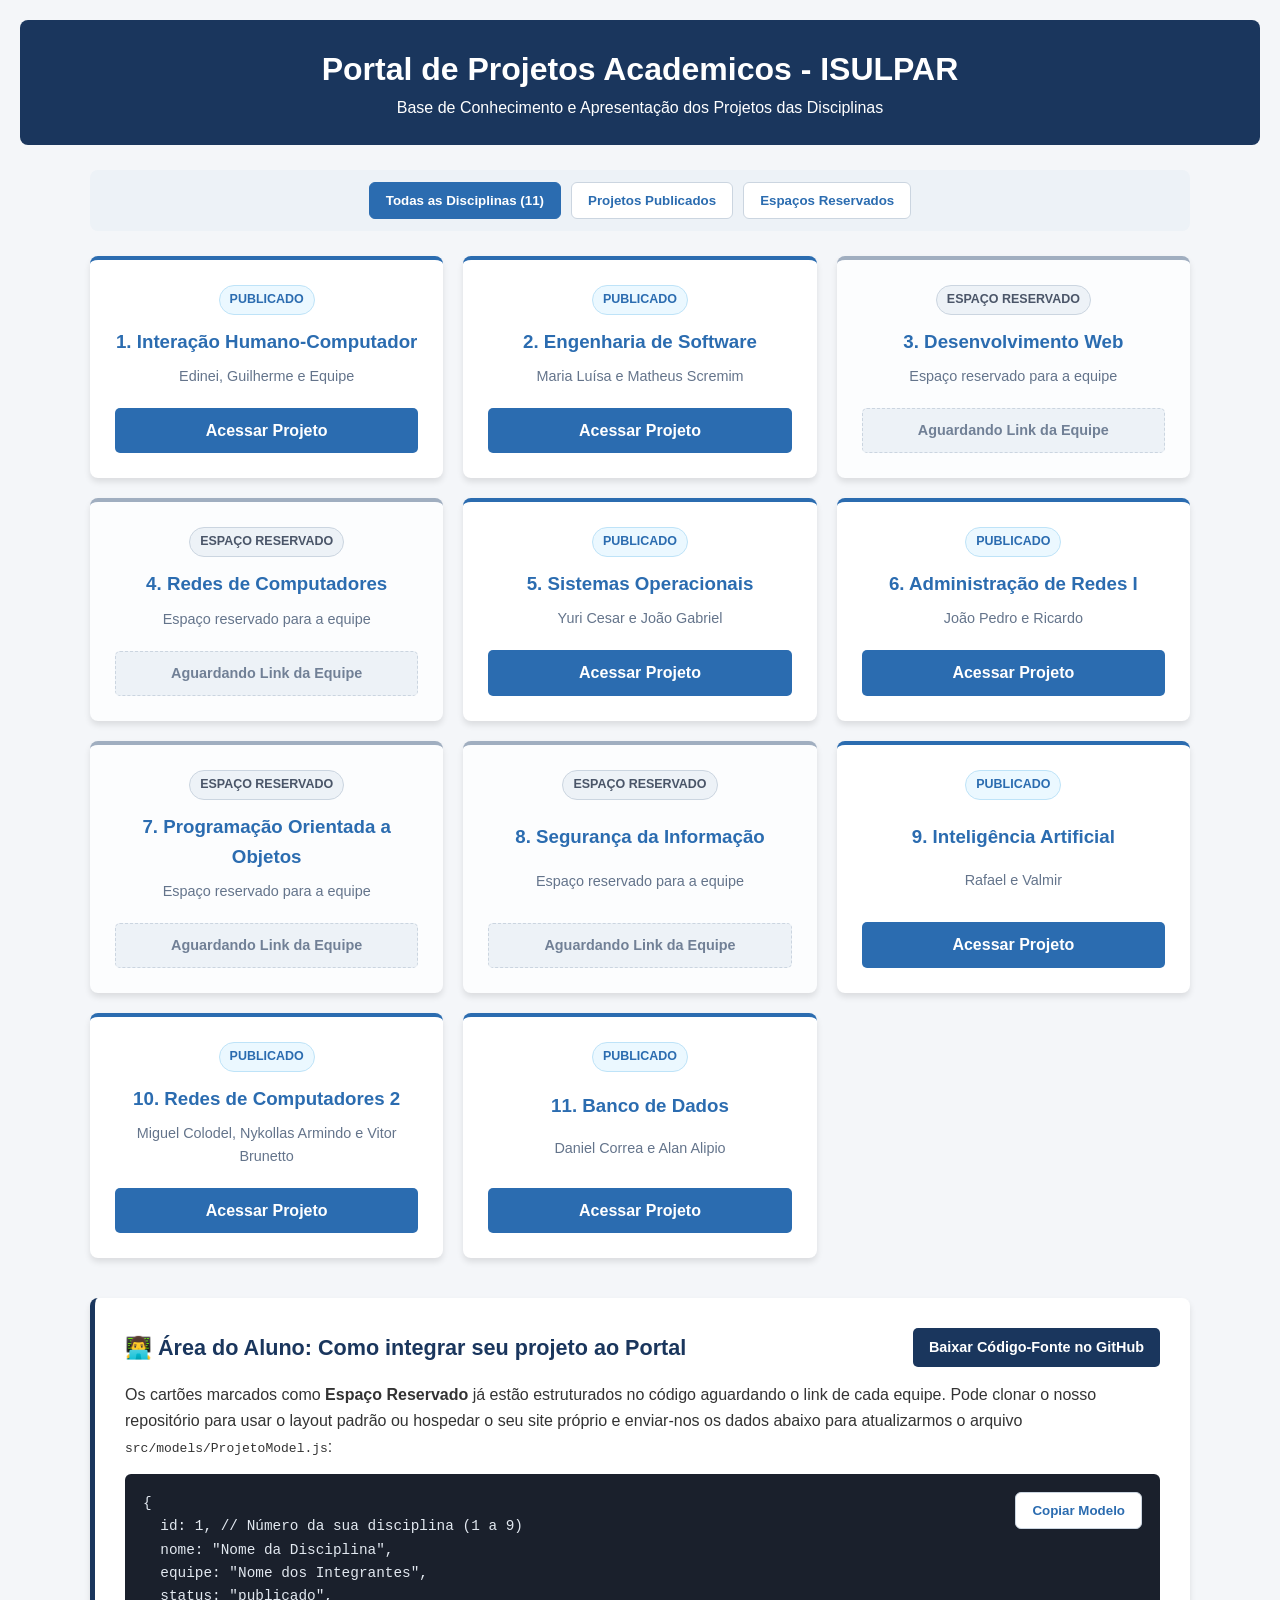
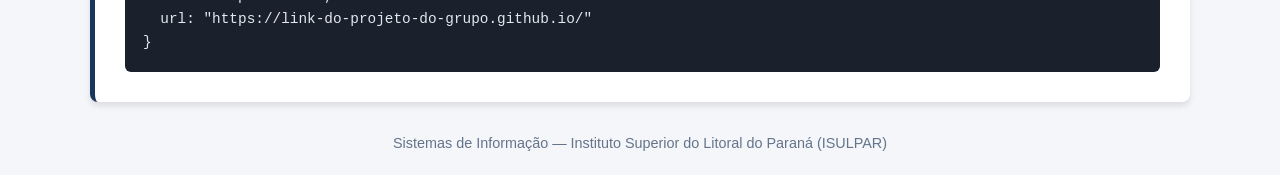
<file: index.html>
﻿<!DOCTYPE html>
<html lang="pt-BR">

<head>
  <meta charset="UTF-8">
  <meta name="viewport" content="width=device-width, initial-scale=1.0">
  <title>Portal de Projetos Academicos | ISULPAR</title>

  <!-- Meta Tags de SEO para Indexação no Google -->
  <meta name="description"
    content="Portal acadêmico com apresentações e projetos das disciplinas de Sistemas de Informação da faculdade ISULPAR.">
  <meta name="robots" content="index, follow">
  <meta property="og:title" content="Portal de Projetos Academicos | ISULPAR">
  <meta property="og:description"
    content="Acesse os sites e bases de conhecimento desenvolvidos pelos alunos da ISULPAR.">
  <meta property="og:type" content="website">

  <link rel="stylesheet" href="css/estilos.css">
</head>

<body>

  <header class="cabecalho-principal">
    <h1>Portal de Projetos Academicos - ISULPAR</h1>
    <p>Base de Conhecimento e Apresentação dos Projetos das Disciplinas</p>
  </header>

  <main class="container-principal">
    <!-- Barra de filtro reutilizando o estilo de abas do projeto base -->
    <nav class="menu-abas centralizado" aria-label="Filtrar disciplinas">
      <!-- Altere de (9) para (10) ou (11) conforme o total no seu ProjetoModel.js -->
      <button class="botao-aba ativo" data-filtro="todos">Todas as Disciplinas (11)</button>
      <button class="botao-aba" data-filtro="publicado">Projetos Publicados</button>
      <button class="botao-aba" data-filtro="reservado">Espaços Reservados</button>
    </nav>

    <!-- A View injetará os 9 cartões dentro desta seção -->
    <section id="grade" aria-live="polite"></section>

    <!-- Espaço reservado para os alunos pegarem o código e enviarem os seus links -->
    <section class="painel-instrucoes">
      <div class="painel-cabecalho">
        <h2>👨‍💻 Área do Aluno: Como integrar seu projeto ao Portal</h2>
        <a href="https://github.com/GuigasBR/Host_ISULPAR_ihm" target="_blank" rel="noopener noreferrer"
          class="btn-secundario">
          Baixar Código-Fonte no GitHub
        </a>
      </div>

      <p>
        Os cartões marcados como <strong>Espaço Reservado</strong> já estão estruturados no código aguardando o link de
        cada equipe. Pode clonar o nosso repositório para usar o layout padrão ou hospedar o seu site próprio e
        enviar-nos os dados abaixo para atualizarmos o arquivo <code>src/models/ProjetoModel.js</code>:
      </p>

      <div class="bloco-codigo-wrapper">
        <pre id="codigo-exemplo"><code>{
  id: 1, // Número da sua disciplina (1 a 9)
  nome: "Nome da Disciplina",
  equipe: "Nome dos Integrantes",
  status: "publicado",
  url: "https://link-do-projeto-do-grupo.github.io/"
}</code></pre>
        <button id="btn-copiar-modelo" class="botao-aba">Copiar Modelo</button>
      </div>
    </section>
  </main>

  <footer class="rodape">
    <p>Sistemas de Informação — Instituto Superior do Litoral do Paraná (ISULPAR)</p>
  </footer>

  <!-- Carrega o ponto de entrada MVC usando módulos nativos do ES6 -->
  <script type="module" src="src/main.js"></script>
</body>

</html>
</file>
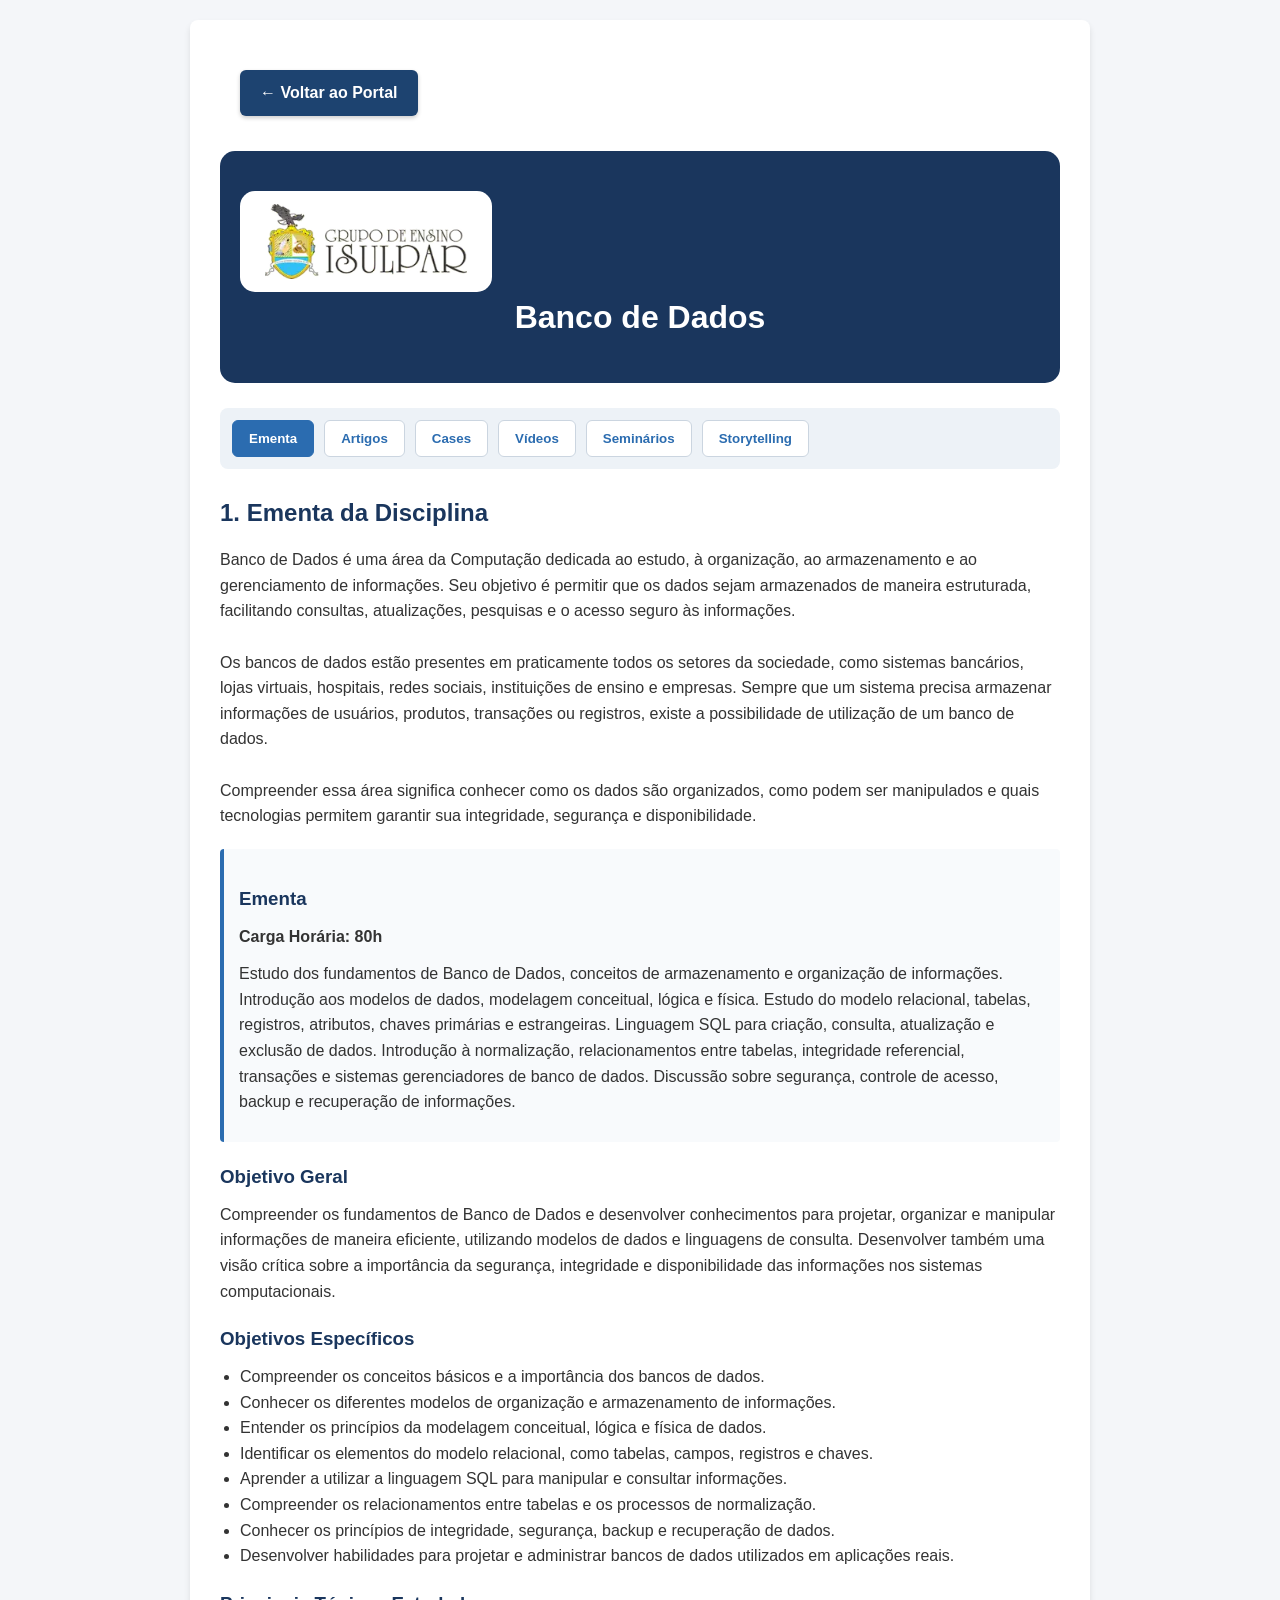
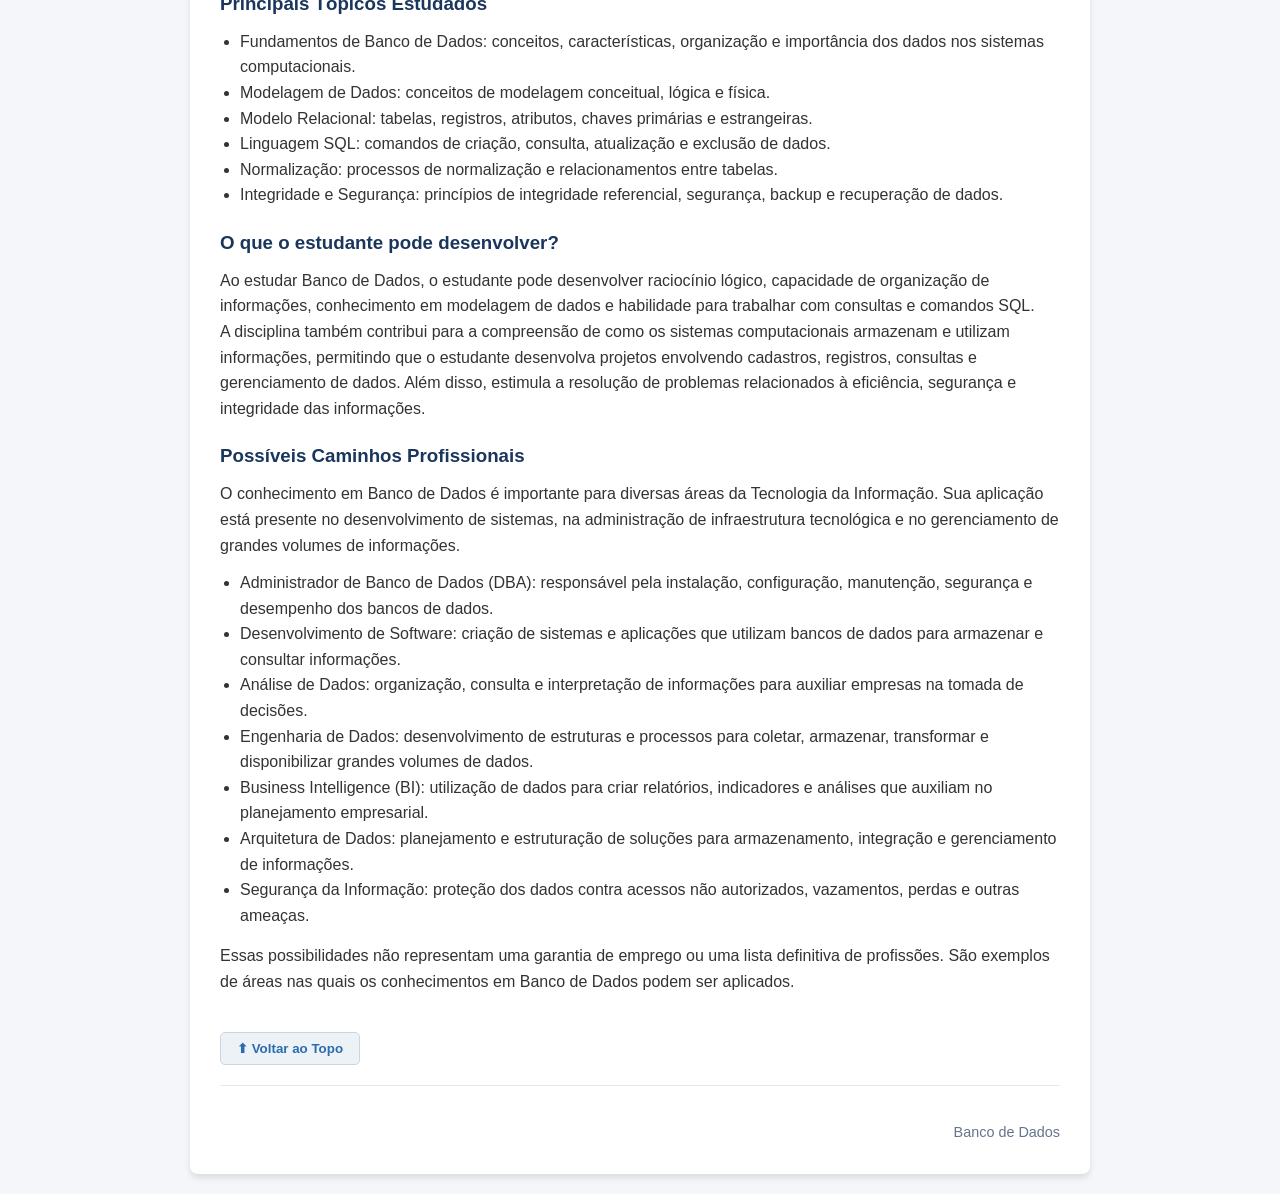
<file: disciplinas/banco_de_dados/index.html>
<!DOCTYPE html>
<html lang="pt-BR">

<head>
  <meta charset="UTF-8">
  <meta name="viewport" content="width=device-width, initial-scale=1.0">
  <meta name="description" content="Modelo vazio de base de conhecimento acadêmica.">
  <title>Banco de dados</title>
  <link rel="stylesheet" href="style.css">
</head>

<body>
  <main class="conteudo" id="topo">
    <a href="../../index.html" class="link-voltar"
      style="display:inline-block; padding: 10px 20px; margin: 20px; font-weight: bold; background-color: #1d4370; color: #ffffff; border-radius: 6px; text-decoration: none; font-family: sans-serif; box-shadow: 0 2px 4px rgba(0,0,0,0.2);">
      ← Voltar ao Portal
    </a>

    <header class="cabecalho-disciplina">
      <div class="logo-container">
        <img src="imagens/logo-isulpar.webp" alt="Logo ISULPAR" class="logo-isulpar">
      </div>
      <h1>Banco de Dados</h1>
    </header>

    <nav class="menu-abas" aria-label="Seções da disciplina" role="tablist">
      <button type="button" class="botao-aba ativo" role="tab" aria-controls="ementa" aria-selected="true"
        onclick="abrirAba('ementa', this)">Ementa</button>
      <button type="button" class="botao-aba" role="tab" aria-controls="artigos" aria-selected="false"
        onclick="abrirAba('artigos', this)">Artigos</button>
      <button type="button" class="botao-aba" role="tab" aria-controls="cases" aria-selected="false"
        onclick="abrirAba('cases', this)">Cases</button>
      <button type="button" class="botao-aba" role="tab" aria-controls="videos" aria-selected="false"
        onclick="abrirAba('videos', this)">Vídeos</button>
      <button type="button" class="botao-aba" role="tab" aria-controls="seminarios" aria-selected="false"
        onclick="abrirAba('seminarios', this)">Seminários</button>
      <button type="button" class="botao-aba" role="tab" aria-controls="storytelling" aria-selected="false"
        onclick="abrirAba('storytelling', this)">Storytelling</button>
    </nav>

    <section id="ementa" class="secao-aba ativa" role="tabpanel" aria-labelledby="titulo-ementa">
      <h2 id="titulo-ementa">1. Ementa da Disciplina</h2>
      <p>Banco de Dados é uma área da Computação dedicada ao estudo, à organização, ao armazenamento e ao gerenciamento
        de informações. Seu objetivo é permitir que os dados sejam armazenados de maneira estruturada, facilitando
        consultas, atualizações, pesquisas e o acesso seguro às informações.<br>
        </br>Os bancos de dados estão presentes em praticamente todos os setores da sociedade, como sistemas bancários,
        lojas virtuais, hospitais, redes sociais, instituições de ensino e empresas. Sempre que um sistema precisa
        armazenar informações de usuários, produtos, transações ou registros, existe a possibilidade de utilização de um
        banco de dados.<br>
        <br>Compreender essa área significa conhecer como os dados são organizados, como podem ser manipulados e quais
        tecnologias permitem garantir sua integridade, segurança e disponibilidade.
      </p>
      <div class="caixa-destaque">
        <h3>Ementa</h3>
        <p><strong>Carga Horária: 80h</strong></p>
        <p>Estudo dos fundamentos de Banco de Dados, conceitos de armazenamento e organização de informações. Introdução
          aos modelos de dados, modelagem conceitual, lógica e física. Estudo do modelo relacional, tabelas, registros,
          atributos, chaves primárias e estrangeiras. Linguagem SQL para criação, consulta, atualização e exclusão de
          dados. Introdução à normalização, relacionamentos entre tabelas, integridade referencial, transações e
          sistemas gerenciadores de banco de dados. Discussão sobre segurança, controle de acesso, backup e recuperação
          de informações.</p>
      </div>
      <h3>Objetivo Geral</h3>
      <p>Compreender os fundamentos de Banco de Dados e desenvolver conhecimentos para projetar, organizar e manipular
        informações de maneira eficiente, utilizando modelos de dados e linguagens de consulta. Desenvolver também uma
        visão crítica sobre a importância da segurança, integridade e disponibilidade das informações nos sistemas
        computacionais.</p>
      <h3>Objetivos Específicos</h3>
      <ul class="lista-padrao">
        <li>Compreender os conceitos básicos e a importância dos bancos de dados.</li>
        <li>Conhecer os diferentes modelos de organização e armazenamento de informações.</li>
        <li>Entender os princípios da modelagem conceitual, lógica e física de dados.</li>
        <li>Identificar os elementos do modelo relacional, como tabelas, campos, registros e chaves.</li>
        <li>Aprender a utilizar a linguagem SQL para manipular e consultar informações.</li>
        <li>Compreender os relacionamentos entre tabelas e os processos de normalização.</li>
        <li>Conhecer os princípios de integridade, segurança, backup e recuperação de dados.</li>
        <li>Desenvolver habilidades para projetar e administrar bancos de dados utilizados em aplicações reais.</li>
      </ul>
      <h3>Principais Tópicos Estudados</h3>
      <ul class="lista-padrao">
        <li>Fundamentos de Banco de Dados: conceitos, características, organização e importância dos dados nos sistemas
          computacionais.</li>
        <li>Modelagem de Dados: conceitos de modelagem conceitual, lógica e física.</li>
        <li>Modelo Relacional: tabelas, registros, atributos, chaves primárias e estrangeiras.</li>
        <li>Linguagem SQL: comandos de criação, consulta, atualização e exclusão de dados.</li>
        <li>Normalização: processos de normalização e relacionamentos entre tabelas.</li>
        <li>Integridade e Segurança: princípios de integridade referencial, segurança, backup e recuperação de dados.
        </li>
      </ul>
      <h3>O que o estudante pode desenvolver?</h3>
      <p>Ao estudar Banco de Dados, o estudante pode desenvolver raciocínio lógico, capacidade de organização de
        informações, conhecimento em modelagem de dados e habilidade para trabalhar com consultas e comandos SQL.
        <br>A disciplina também contribui para a compreensão de como os sistemas computacionais armazenam e utilizam
        informações, permitindo que o estudante desenvolva projetos envolvendo cadastros, registros, consultas e
        gerenciamento de dados. Além disso, estimula a resolução de problemas relacionados à eficiência, segurança e
        integridade das informações.
      </p>
      <h3>Possíveis Caminhos Profissionais</h3>
      <p>O conhecimento em Banco de Dados é importante para diversas áreas da Tecnologia da Informação. Sua aplicação
        está presente no desenvolvimento de sistemas, na administração de infraestrutura tecnológica e no gerenciamento
        de grandes volumes de informações.</p>
      <ul class="lista-padrao">
        <li>Administrador de Banco de Dados (DBA): responsável pela instalação, configuração, manutenção, segurança e
          desempenho dos bancos de dados.</li>
        <li>Desenvolvimento de Software: criação de sistemas e aplicações que utilizam bancos de dados para armazenar e
          consultar informações.</li>
        <li>Análise de Dados: organização, consulta e interpretação de informações para auxiliar empresas na tomada de
          decisões.</li>
        <li>Engenharia de Dados: desenvolvimento de estruturas e processos para coletar, armazenar, transformar e
          disponibilizar grandes volumes de dados.</li>
        <li>Business Intelligence (BI): utilização de dados para criar relatórios, indicadores e análises que auxiliam
          no planejamento empresarial.</li>
        <li>Arquitetura de Dados: planejamento e estruturação de soluções para armazenamento, integração e gerenciamento
          de informações.</li>
        <li>Segurança da Informação: proteção dos dados contra acessos não autorizados, vazamentos, perdas e outras
          ameaças.</li>
      </ul>
      <p>Essas possibilidades não representam uma garantia de emprego ou uma lista definitiva de profissões. São
        exemplos de áreas nas quais os conhecimentos em Banco de Dados podem ser aplicados.</p>
      <button type="button" class="btn-topo" onclick="voltarAoTopo()">⬆ Voltar ao Topo</button>
    </section>

    <section id="artigos" class="secao-aba" role="tabpanel" aria-labelledby="titulo-artigos">
      <h2 id="titulo-artigos">2. Artigos Científicos e Marcos Históricos</h2>
      <p>A leitura de artigos científicos ajuda o estudante a compreender como uma área evolui: quais problemas foram
        investigados, quais tecnologias foram desenvolvidas e quais desafios permanecem. Os textos a seguir apresentam
        estudos importantes relacionados à evolução dos bancos de dados, sua organização e suas diferentes
        tecnologias.<br>
        <br>O restante permanece com os dois artigos selecionados, seus resumos, importância e perguntas para reflexão,
        além da atividade de leitura.
      </p>
      <article class="caixa-destaque">
        <h3>Artigo 1: Comparativo entre os Bancos de Dados MySQL e MongoDB</h3>
        <p><strong>Autores:</strong> Elaine Calasans de Souza e Marcus Rogério de Oliveira</p>
        <p><strong>Publicação: </strong>2019</p>
        <p><strong>Área: </strong>Banco de Dados</p>
        <p><strong>Conceito central:</strong> Comparação entre modelos de banco de dados</p>
        <h4>Resumo</h4>
        <p>O artigo apresenta uma comparação entre dois sistemas bastante conhecidos de gerenciamento de banco de dados:
          MySQL e MongoDB. O primeiro utiliza o modelo relacional, organizando as informações em tabelas com linhas e
          colunas, enquanto o segundo utiliza o modelo não relacional, permitindo trabalhar com estruturas de dados mais
          flexíveis.<br>
          <br>O estudo apresenta as características de cada tecnologia, suas vantagens e possíveis aplicações. Também
          discute em quais situações o MongoDB pode ser uma alternativa interessante, considerando as necessidades de
          cada aplicação.
        </p>
        <h4>Por que esse artigo é importante?</h4>
        <p>O estudo ajuda a compreender que existem diferentes maneiras de armazenar e organizar informações. Também
          demonstra que a escolha de um banco de dados deve considerar fatores como estrutura dos dados, flexibilidade e
          necessidades do sistema desenvolvido. </p>
        <h4>Pergunta para reflexão</h4>
        <p>Em um sistema de uma loja virtual, que precisa armazenar informações de clientes, produtos e pedidos, qual
          seria a vantagem de utilizar um banco de dados relacional em vez de um não relacional?</p>
        <p><a href="https://doi.org/10.31510/infa.v16i2.664" target="_blank" rel="noopener noreferrer">Acessar o
            artigo</a></p>
      </article>
      <article class="caixa-destaque">
        <h3>Artigo 2: Arquitetura da Informação para Processos de Negócio e Modelagem de Banco de Dados: Aproximações
          Possíveis</h3>
        <p><strong>Autores:</strong> Mariana Baptista Brandt e Silvana Aparecida Borsetti Gregório Vidotti</p>
        <p><strong>Publicação: </strong>2024</p>
        <p><strong>Área: </strong>Banco de Dados e Arquitetura da Informação</p>
        <p><strong>Conceito central: </strong>Integração entre arquitetura da informação e modelagem de bancos de dados
        </p>
        <h4>Resumo</h4>
        <p>O artigo aborda a importância da organização das informações dentro das instituições e sua relação com a
          modelagem de bancos de dados. As autoras investigam como métodos de arquitetura da informação podem contribuir
          para a criação de estruturas mais organizadas e eficientes.<br>
          <br>O estudo demonstra a relação entre os elementos utilizados na organização das informações e os componentes
          de um banco de dados, como os atributos das entidades. Também apresenta como essa integração pode facilitar o
          acompanhamento da origem e da utilização dos dados dentro de uma organização.
        </p>
        <h4>Por que esse artigo é importante?</h4>
        <p>O trabalho mostra que a criação de um banco de dados não envolve apenas armazenar informações, mas também
          compreender como elas se relacionam e são utilizadas. Essa organização é fundamental para desenvolver sistemas
          mais eficientes, facilitar o gerenciamento dos dados e melhorar a gestão das informações nas empresas.</p>
        <h4>Pergunta para reflexão</h4>
        <p>Por que planejar a estrutura de um banco de dados antes de começar a armazenar informações pode evitar
          problemas durante o desenvolvimento de um sistema?</p>
        <p><a href="https://doi.org/10.1590/1808-5245.30.131304" target="_blank" rel="noopener noreferrer">Acessar o
            artigo</a></p>
      </article>
      <h3>Atividade de Leitura</h3>
      <p>Após ler os resumos e consultar os artigos, compare os dois trabalhos. O primeiro apresenta diferenças entre
        tecnologias de gerenciamento de banco de dados, enquanto o segundo aborda a importância da organização e da
        modelagem das informações.</p>
      <ol class="lista-padrao">
        <li>Qual é a principal diferença entre os bancos de dados relacionais e não relacionais?</li>
        <li>Por que a escolha de um Sistema Gerenciador de Banco de Dados (SGBD) depende das necessidades de cada
          aplicação?</li>
        <li>Qual é a importância da modelagem de dados antes da implementação de um banco de dados?</li>
        <li>Como uma boa organização das informações pode contribuir para o funcionamento de empresas e sistemas
          computacionais?</li>
      </ol>
      <button type="button" class="btn-topo" onclick="voltarAoTopo()">⬆ Voltar ao Topo</button>
    </section>

    <section id="cases" class="secao-aba" role="tabpanel" aria-labelledby="titulo-cases">
      <h2 id="titulo-cases">3. Case de Sucesso</h2>
      <p>O comércio eletrônico é uma das áreas que mais dependem de bancos de dados para funcionar. Grandes empresas
        precisam armazenar informações sobre clientes, produtos, compras e pagamentos, além de utilizar esses dados para
        compreender o comportamento dos consumidores. Um exemplo brasileiro é o Magazine Luiza, que utiliza tecnologias
        de análise de dados para melhorar a experiência de compra e apoiar suas decisões comerciais.</p>
      <div class="caixa-bloco">
        <h3>Big Data e Banco de Dados no Magazine Luiza</h3>
        <h4>O problema inicial</h4>
        <p>Com o crescimento das vendas pela internet, o Magazine Luiza passou a lidar com um volume cada vez maior de
          informações sobre seus consumidores e suas operações comerciais.<br>
          <br>Dados como histórico de compras, produtos pesquisados, valores pagos e preferências dos clientes
          representam informações importantes para o funcionamento do negócio.<br>
          <br>O desafio era transformar esse grande volume de informações em conhecimento útil, permitindo compreender
          melhor o comportamento dos consumidores e oferecer recomendações de produtos mais adequadas.
        </p>
        <h4>A solução</h4>
        <p>Para enfrentar esse desafio, a empresa investiu em ferramentas de Big Data e análise de informações por meio
          de seu laboratório de tecnologia e inovação, o Luizalabs.<br>
          <br>Um dos projetos desenvolvidos foi o Bob, voltado ao aprimoramento do sistema de recomendações de produtos.
          A proposta era utilizar informações sobre os consumidores e seus interesses para identificar padrões de
          comportamento e sugerir produtos de acordo com suas preferências.<br>
          <br>Com a utilização dessas tecnologias, os dados armazenados pela empresa passaram a ter um papel ainda mais
          estratégico, contribuindo para personalizar a experiência de compra e apoiar as decisões comerciais.
        </p>
        <h4>Resultados observados</h4>
        <p>O estudo acadêmico realizado sobre o Magazine Luiza identificou benefícios e desafios relacionados à adoção
          de Big Data no varejo virtual.<br>
          <br>Entre os principais resultados e contribuições observados, destacam-se:
        </p>
        <ul class="lista-padrao">
          <li>Melhor compreensão do comportamento dos consumidores.</li>
          <li>Aprimoramento do sistema de recomendação de produtos.</li>
          <li>Utilização de informações para apoiar estratégias comerciais.</li>
          <li>Maior integração entre tecnologia e áreas de negócio.</li>
          <li>Transformação dos dados em informações úteis para a tomada de decisões.</li>
        </ul>
        <p>O estudo também identificou que a implantação dessas tecnologias exige planejamento, participação das equipes
          envolvidas e alinhamento com os objetivos da empresa.</p>
        <h4>O que esse case ensina?</h4>
        <ul class="lista-padrao">
          <li>Bancos de dados são fundamentais para armazenar e organizar informações utilizadas pelas empresas.</li>
          <li>Grandes volumes de dados podem ajudar a identificar padrões e compreender o comportamento dos
            consumidores.</li>
          <li>A análise de informações pode contribuir para melhorar serviços e experiências de compra.</li>
          <li>A escolha das tecnologias deve considerar as necessidades e os objetivos de cada organização.</li>
          <li>O uso de dados exige planejamento, segurança e responsabilidade no tratamento das informações.</li>
        </ul>
        <h4>Questão para discussão</h4>
        <p>Imagine que uma loja virtual armazene informações sobre milhares de clientes, incluindo seus produtos
          favoritos e histórico de compras. Como essas informações poderiam ser utilizadas para melhorar a experiência
          dos consumidores? Quais cuidados deveriam ser tomados para proteger os dados pessoais dessas pessoas?</p>
        <p><a href="https://www.scielo.br/j/rbgn/a/YJCMw9MBLV5nVWVT54cPvFp/" target="_blank"
            rel="noopener noreferrer">Conhecer o case</a></p>
      </div>
      <button type="button" class="btn-topo" onclick="voltarAoTopo()">⬆ Voltar ao Topo</button>
    </section>

    <section id="videos" class="secao-aba" role="tabpanel" aria-labelledby="titulo-videos">
      <h2 id="titulo-videos">4. Vídeos Educativos</h2>
      <p>Os vídeos abaixo são materiais introdutórios para complementar a leitura. Eles ajudam a compreender conceitos
        fundamentais de Banco de Dados, demonstrando como as informações são armazenadas, organizadas e manipuladas nos
        sistemas computacionais.</p>
      <div class="caixa-bloco">
        <h3>Vídeo 1: O que é Banco de Dados? Conceitos básicos</h3>
        <p><strong>Canal: </strong>Curso em Vídeo</p>
        <p><strong>Objetivo Didático: </strong>Apresentar os conceitos fundamentais de Banco de Dados, explicando sua
          importância, funcionamento e utilização em diferentes sistemas.</p>
        <p><a href="https://www.youtube.com/results?search_query=Curso+em+V%C3%ADdeo+o+que+%C3%A9+banco+de+dados"
            target="_blank" rel="noopener noreferrer">Assistir ao vídeo</a></p>
        <h4>Resumo</h4>
        <p>O vídeo apresenta os conceitos básicos de Banco de Dados, explicando como as informações podem ser
          armazenadas e organizadas para facilitar seu acesso e gerenciamento.<br>
          <br>Ao assistir, procure identificar a diferença entre dados e informações, além de compreender por que os
          bancos de dados são importantes para o funcionamento de sistemas utilizados no cotidiano, como lojas virtuais,
          aplicativos e sistemas bancários.
        </p>
      </div>
      <div class="caixa-bloco">
        <h3>Vídeo 2: SQL para iniciantes – Aprenda os principais comandos</h3>
        <p><strong>Canal:</strong>Hashtag Programação</p>
        <p><strong>Objetivo Didático: </strong>Apresentar a linguagem SQL e demonstrar como utilizar comandos para criar
          tabelas, inserir informações, realizar consultas e modificar registros em um banco de dados.</p>
        <p><a href="https://www.youtube.com/results?search_query=Hashtag+Programa%C3%A7%C3%A3o+SQL+para+iniciantes"
            target="_blank" rel="noopener noreferrer">Assistir ao vídeo</a></p>
        <h4>Resumo</h4>
        <p>O vídeo apresenta a linguagem SQL (Structured Query Language), utilizada para interagir com bancos de dados
          relacionais. Ele demonstra como comandos específicos permitem realizar diferentes operações sobre as
          informações armazenadas.<br>
          <br>Entre os principais comandos estão o SELECT, utilizado para consultar dados; o INSERT, responsável por
          inserir novos registros; o UPDATE, utilizado para atualizar informações; e o DELETE, que permite excluir
          registros.<br>
          <br>O conteúdo também ajuda a compreender como essas operações são utilizadas no desenvolvimento de sistemas e
          na administração de informações.
        </p>
        <h4>Questão para reflexão</h4>
        <p>Por que a linguagem SQL é importante para quem trabalha com desenvolvimento de sistemas e gerenciamento de
          bancos de dados?</p>
      </div>
      <h3>Atividade após os vídeos</h3>
      <ol class="lista-padrao">
        <li>Explique, com suas palavras, o que é um Banco de Dados e qual é sua principal finalidade.</li>
        <li>Qual é a diferença entre um banco de dados e um Sistema Gerenciador de Banco de Dados (SGBD)?</li>
        <li>Para que servem os comandos SELECT, INSERT, UPDATE e DELETE?</li>
        <li>Por que organizar corretamente as informações em um banco de dados é importante para evitar erros e
          inconsistências?</li>
      </ol>
      <button type="button" class="btn-topo" onclick="voltarAoTopo()">⬆ Voltar ao Topo</button>
    </section>

    <section id="seminarios" class="secao-aba" role="tabpanel" aria-labelledby="titulo-seminarios">
      <h2 id="titulo-seminarios">5. Registro de Seminário</h2>
      <div class="caixa-bloco">
        <h3>Tema do Seminário: Segurança, Privacidade e Integridade em Bancos de Dados</h3>
        <h4>Contextualização</h4>
        <p>Os bancos de dados armazenam informações importantes para o funcionamento de empresas, instituições e
          sistemas computacionais. Dados pessoais, informações financeiras, registros de clientes e históricos de
          transações são alguns exemplos de informações que precisam ser armazenadas e protegidas.<br>
          <br>Entretanto, o armazenamento dessas informações também envolve riscos. Acessos não autorizados, vazamentos,
          alterações indevidas e perda de dados podem causar prejuízos financeiros e comprometer a privacidade dos
          usuários.<br>
          <br>Por isso, a administração de bancos de dados exige cuidados relacionados à segurança, ao controle de
          acesso e à integridade das informações.
        </p>
        <h4>Objetivo do seminário</h4>
        <p>Analisar a importância da segurança e da privacidade em bancos de dados, discutindo os principais riscos
          relacionados ao armazenamento de informações e as medidas utilizadas para proteger os dados contra acessos
          indevidos, alterações e perdas.</p>
        <h4>Roteiro da apresentação</h4>
        <ol class="lista-padrao">
          <li>Introdução: apresentar o conceito de Banco de Dados e sua importância no armazenamento de informações.
          </li>
          <li>Como os dados são armazenados: explicar como as informações são organizadas em tabelas, registros e
            relacionamentos.</li>
          <li>O que é segurança em Banco de Dados? apresentar os mecanismos utilizados para proteger informações
            armazenadas.</li>
          <li>Principais riscos: discutir situações como vazamentos, ataques cibernéticos, exclusão acidental e acessos
            não autorizados.</li>
          <li>Privacidade e responsabilidade: abordar a importância da proteção de dados pessoais e a relação com a Lei
            Geral de Proteção de Dados (LGPD).</li>
          <li>Possíveis medidas de proteção: apresentar recursos como senhas, permissões de acesso, criptografia,
            backups e monitoramento.</li>
          <li>Conclusão: destacar que a segurança deve fazer parte de todas as etapas de criação, utilização e
            administração de um banco de dados.</li>
        </ol>
        <h4>Síntese das discussões</h4>
        <p>A discussão evidencia que proteger um banco de dados não significa apenas impedir que pessoas desconhecidas
          tenham acesso às informações. Também é necessário garantir que os dados permaneçam corretos, disponíveis e
          acessíveis somente por pessoas autorizadas.<br>
          <br>Outro ponto importante é que falhas de segurança podem ocorrer tanto por ataques externos quanto por erros
          humanos, como a utilização de senhas fracas, permissões configuradas incorretamente ou ausência de cópias de
          segurança.<br>
          <br>Também foi considerada a importância da LGPD, legislação brasileira que estabelece regras para o
          tratamento de dados pessoais. Empresas e instituições precisam adotar medidas para garantir que as informações
          sejam utilizadas de maneira adequada e segura.
        </p>
        <h4>Perguntas para debate</h4>
        <ul class="lista-padrao">
          <li>Quais podem ser as consequências de um vazamento de dados pessoais?</li>
          <li>Como uma empresa pode impedir que funcionários tenham acesso a informações que não são necessárias para
            suas funções?</li>
          <li>Por que realizar backups regularmente é importante?</li>
          <li>Qual é a responsabilidade das empresas na proteção dos dados de seus clientes?</li>
          <li>Como equilibrar facilidade de acesso, segurança e privacidade das informações?</li>
        </ul>
        <h4>Conclusão do seminário</h4>
        <p>A segurança de bancos de dados é fundamental para garantir a confiabilidade dos sistemas e proteger as
          informações armazenadas. A utilização de mecanismos de proteção, políticas de acesso e cópias de segurança
          ajuda a reduzir riscos e evitar prejuízos.<br>
          <br>Compreender esses cuidados é essencial para qualquer profissional que trabalhe com tecnologia, pois a
          proteção das informações deve ser considerada desde o planejamento até a utilização de um banco de dados.
        </p>
      </div>
      <button type="button" class="btn-topo" onclick="voltarAoTopo()">⬆ Voltar ao Topo</button>
    </section>

    <section id="storytelling" class="secao-aba" role="tabpanel" aria-labelledby="titulo-storytelling">
      <h2 id="titulo-storytelling">6. Storytelling</h2>
      <div class="caixa-bloco">
        <h3>Contexto — uma loja com milhares de informações</h3>
        <p>Imagine uma loja virtual que realiza centenas de vendas diariamente. A empresa precisa armazenar informações
          sobre clientes, produtos, pedidos, pagamentos e entregas. Todos esses dados são importantes para manter o
          funcionamento da loja e garantir que os clientes recebam seus produtos corretamente.<br>
          <br>No início, a empresa utilizava planilhas para registrar as vendas e controlar o estoque. Com o crescimento
          do negócio, esse processo começou a apresentar dificuldades, como informações duplicadas, registros
          desatualizados e demora para localizar determinados dados.
        </p>
        <h3>Conflito — o problema da organização das informações</h3>
        <p>Em um dia de grande movimento, a loja recebe diversos pedidos ao mesmo tempo. Alguns produtos aparecem
          disponíveis no site, mesmo depois de terem sido vendidos. Além disso, a equipe encontra dificuldades para
          localizar o histórico de compras de determinados clientes.<br>
          <br>A situação começa a gerar atrasos, reclamações e problemas no controle do estoque.<br><br>
          O desafio não é apenas armazenar mais informações, mas garantir que elas estejam organizadas, atualizadas e
          disponíveis quando forem necessárias.
        </p>
        <h3>Decisão — implementar um Banco de Dados</h3>
        <p>A empresa decide implementar um Sistema Gerenciador de Banco de Dados (SGBD), utilizando o MySQL para
          organizar suas informações.<br>
          <br>Os dados passam a ser separados em tabelas relacionadas, como clientes, produtos, pedidos e pagamentos.
          Cada registro possui identificadores próprios, e os relacionamentos permitem conectar informações de
          diferentes tabelas.<br>
          <br>A equipe também utiliza comandos SQL para consultar pedidos, atualizar estoques, cadastrar novos clientes
          e acompanhar as vendas realizadas.
        </p>
        <h3>Resultado — uma operação mais organizada</h3>
        <p>Com a implementação do banco de dados, a empresa consegue centralizar suas informações e facilitar o
          gerenciamento das operações.<br>
          <br>O controle de estoque passa a ser atualizado conforme as vendas são realizadas, os funcionários conseguem
          consultar o histórico de pedidos com mais facilidade e as informações dos clientes ficam organizadas em uma
          estrutura centralizada.<br>
          <br>Para verificar os benefícios da mudança, a empresa acompanha indicadores como quantidade de erros nos
          registros, tempo necessário para localizar informações, divergências no estoque e velocidade de processamento
          dos pedidos.<br>
          <br>Os resultados devem ser avaliados após a implantação, considerando as condições anteriores e posteriores à
          utilização do novo sistema.
        </p>
        <h3>Aprendizado</h3>
        <p>A experiência demonstra que um banco de dados bem estruturado pode melhorar significativamente a organização
          e o funcionamento de uma empresa. Entretanto, sua eficiência depende de um bom planejamento, da escolha
          adequada das tecnologias e da manutenção das informações.<br>
          <br>O principal aprendizado é que os bancos de dados não servem apenas para guardar informações. Eles permitem
          relacionar, consultar, atualizar e administrar dados que são fundamentais para as atividades de uma
          organização.
        </p>
        <h3>Questões para reflexão</h3>
        <ul class="lista-padrao">
          <li>Quais informações deveriam ser armazenadas no banco de dados dessa loja virtual?</li>
          <li>Por que separar clientes, produtos e pedidos em tabelas diferentes pode facilitar a organização?</li>
          <li>Qual seria o problema de permitir que dois clientes comprassem simultaneamente a última unidade de um
            produto?</li>
          <li>Como um sistema de backup poderia ajudar a empresa em caso de falha ou perda de informações?</li>
          <li>Que outros setores poderiam utilizar bancos de dados para melhorar a organização de suas atividades?</li>
        </ul>
      </div>
      <button type="button" class="btn-topo" onclick="voltarAoTopo()">⬆ Voltar ao Topo</button>
    </section>

    <footer class="rodape">
      <p>Banco de Dados</p>
    </footer>
  </main>
  <script src="script.js"></script>
</body>

</html>
</file>
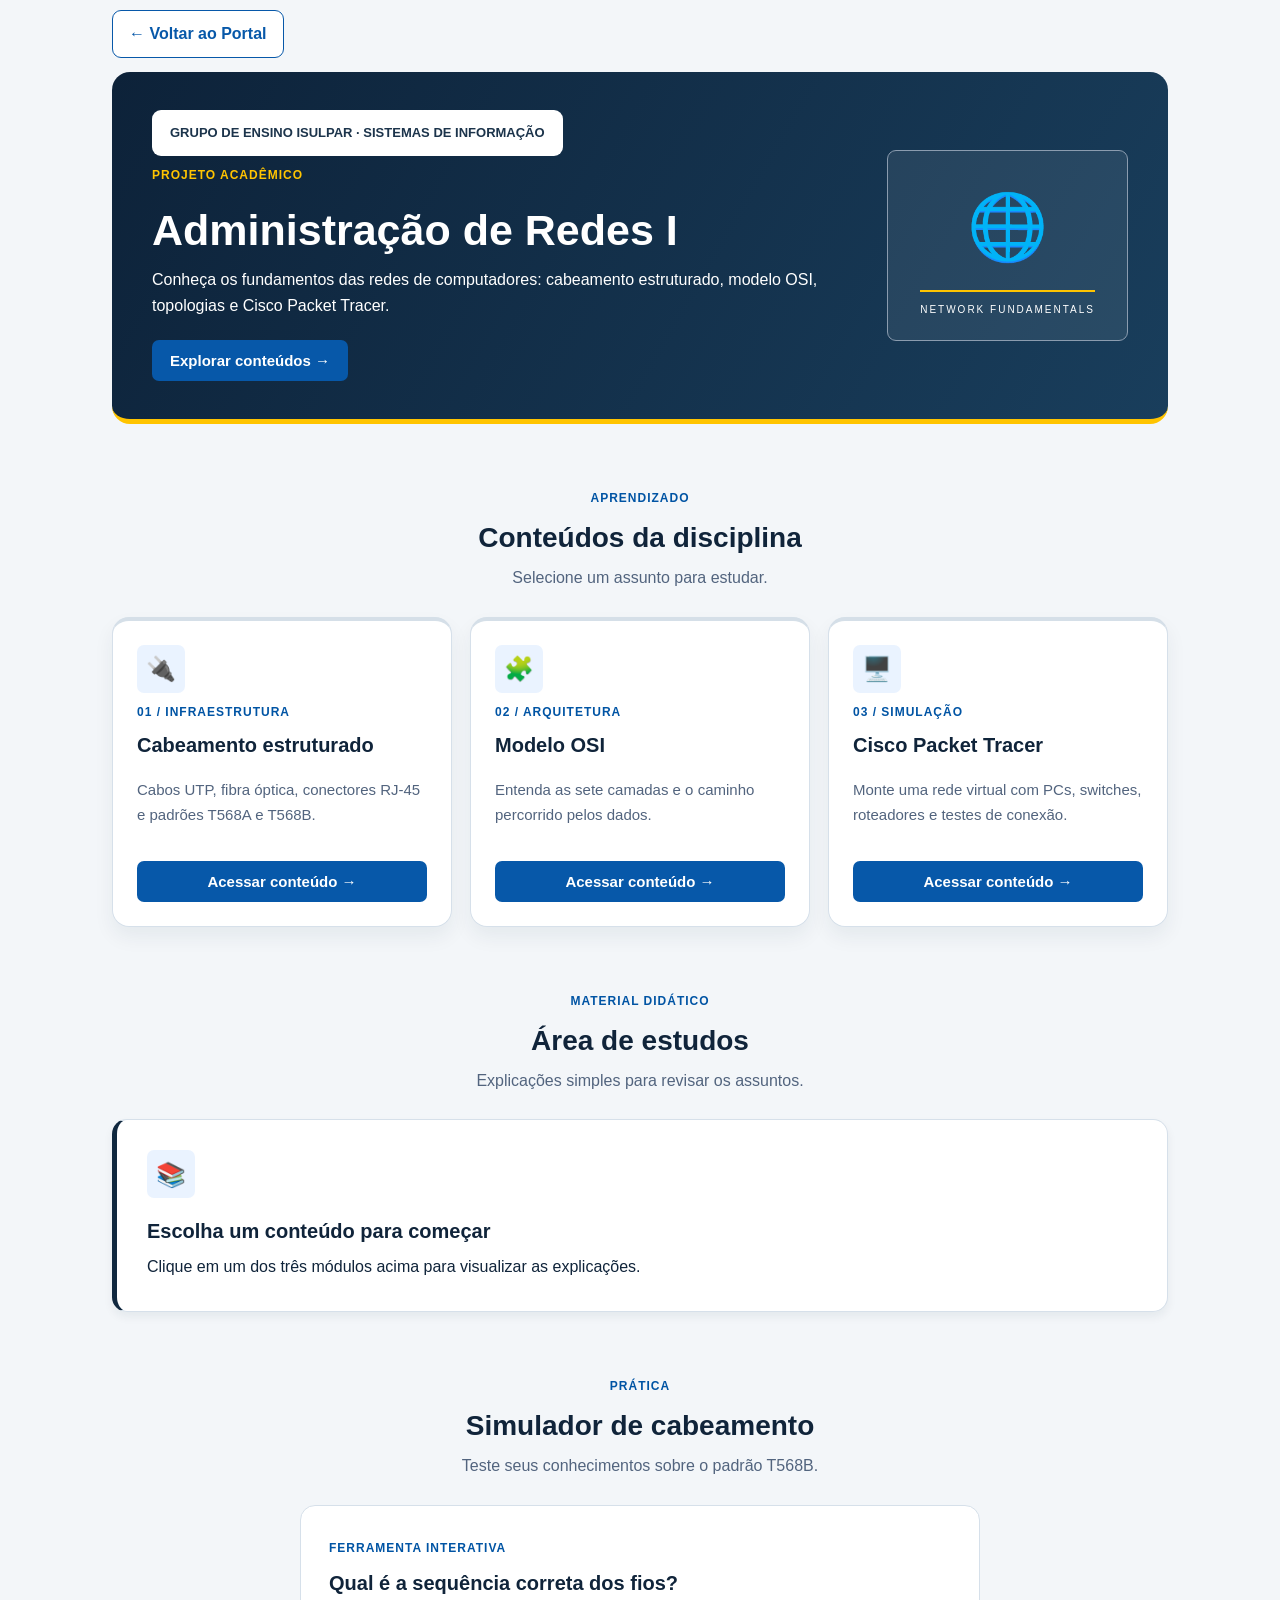
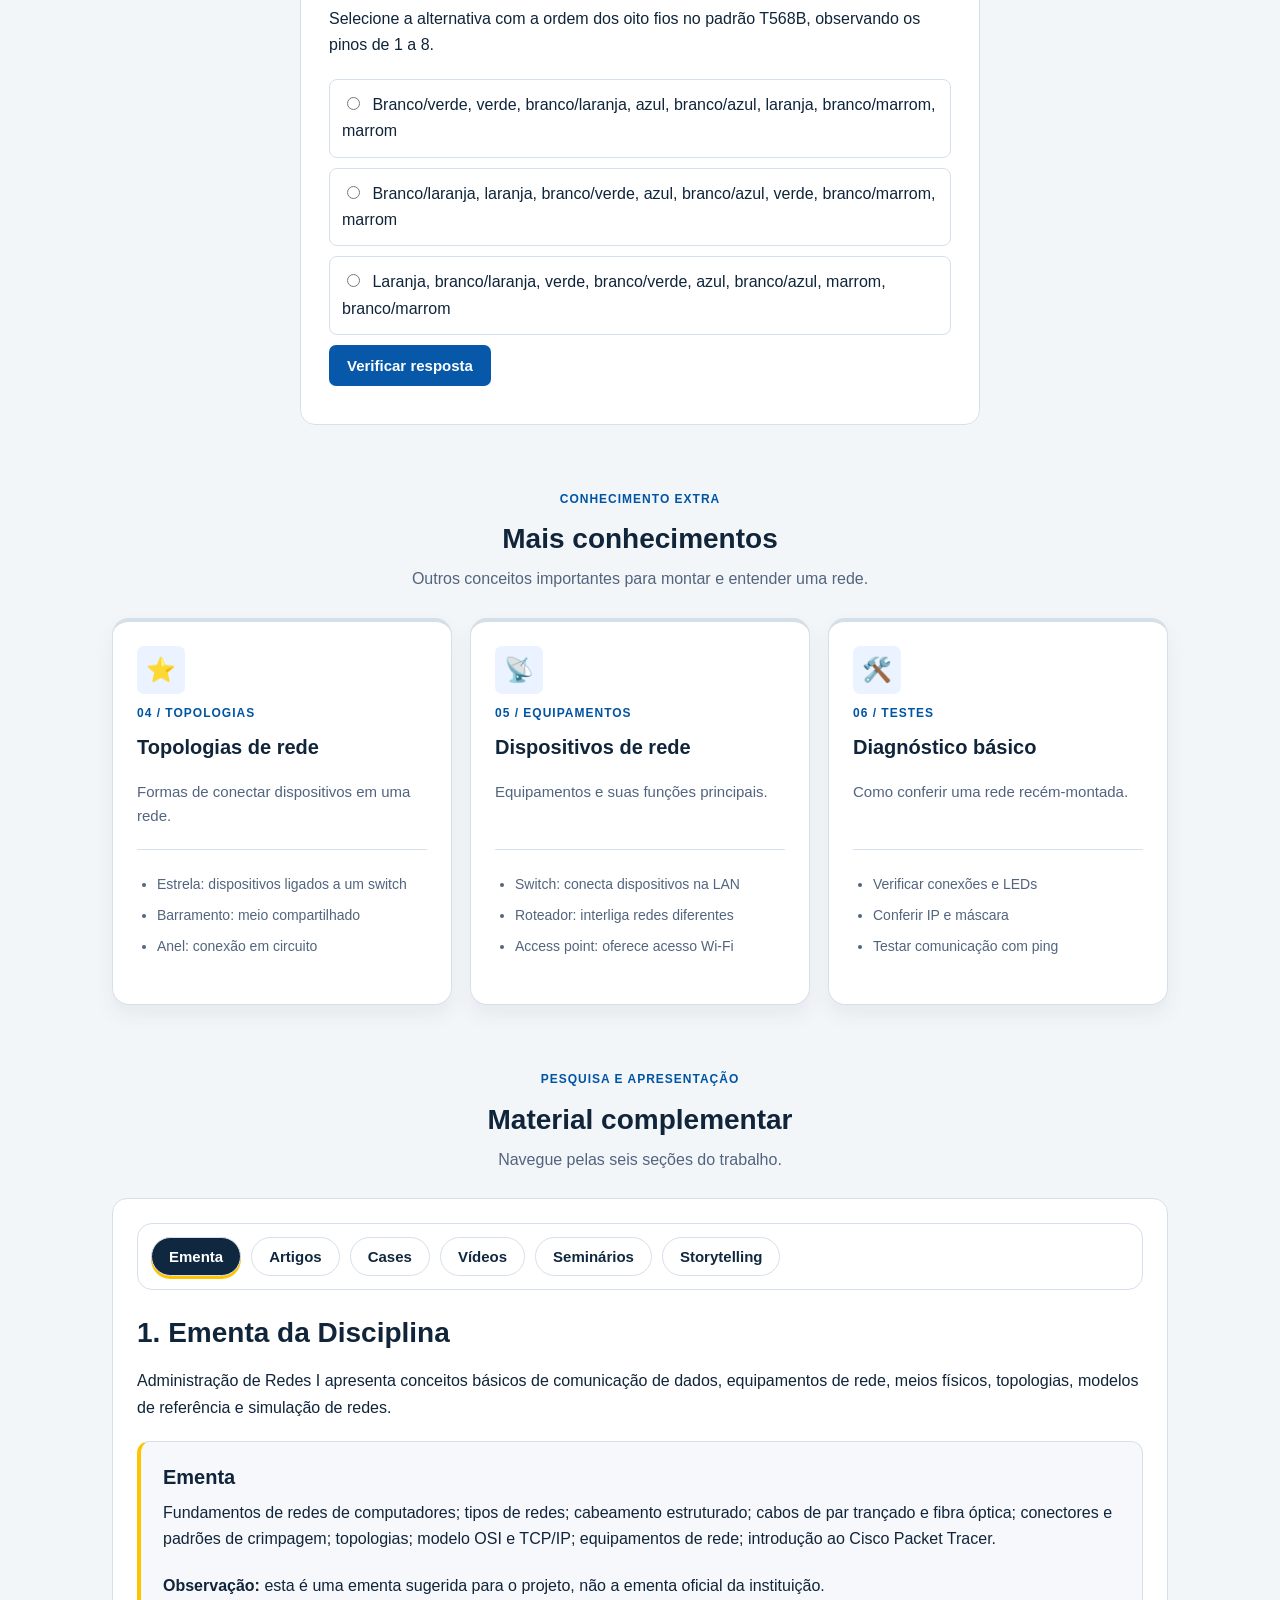
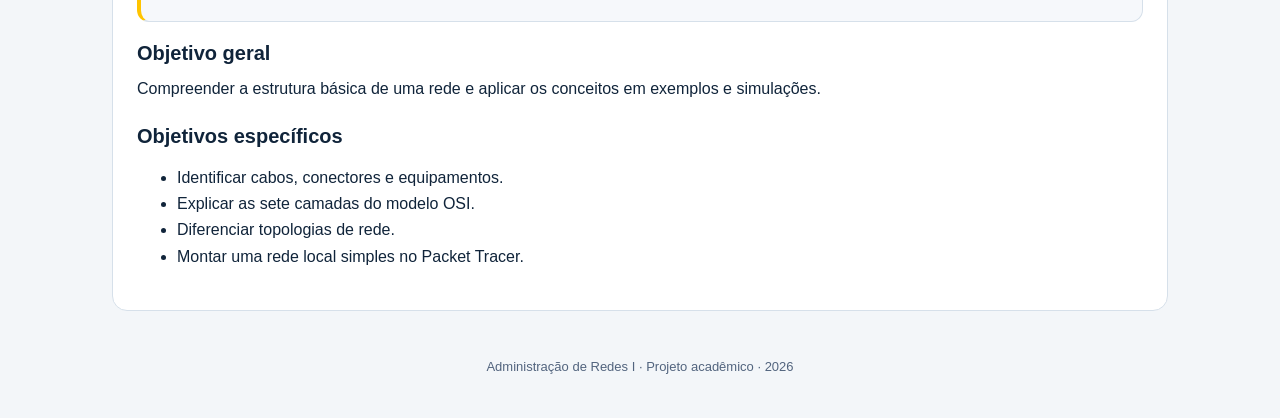
<file: disciplinas/redes-1/administracao_redes_1_site/redes1/index.html>
<!doctype html>
<html lang="pt-BR">

<head>
    <meta charset="UTF-8">
    <meta name="viewport" content="width=device-width, initial-scale=1.0">
    <title>Administração de Redes I | Projeto Acadêmico</title>
    <link rel="stylesheet" href="style.css">
</head>

<body>
    <main class="container">
        <a class="back" href="../../../../index.html">← Voltar ao Portal</a>
        <header class="hero" id="inicio">
            <div><span class="brand">GRUPO DE ENSINO ISULPAR · SISTEMAS DE INFORMAÇÃO</span>
                <p class="eyebrow yellow">PROJETO ACADÊMICO</p>
                <h1>Administração de Redes I</h1>
                <p>Conheça os fundamentos das redes de computadores: cabeamento estruturado, modelo OSI, topologias e
                    Cisco Packet Tracer.</p><a class="primary" href="#conteudos">Explorar conteúdos →</a>
            </div>
            <div class="hero-icon" aria-hidden="true">🌐<small>NETWORK FUNDAMENTALS</small></div>
        </header>
        <section id="conteudos">
            <div class="section-title"><span>APRENDIZADO</span>
                <h2>Conteúdos da disciplina</h2>
                <p>Selecione um assunto para estudar.</p>
            </div>
            <div class="grid three">
                <article class="card"><span class="emoji">🔌</span><span class="kicker">01 / INFRAESTRUTURA</span>
                    <h3>Cabeamento estruturado</h3>
                    <p>Cabos UTP, fibra óptica, conectores RJ-45 e padrões T568A e T568B.</p><button
                        class="primary module" data-topic="cabos">Acessar conteúdo →</button>
                </article>
                <article class="card"><span class="emoji">🧩</span><span class="kicker">02 / ARQUITETURA</span>
                    <h3>Modelo OSI</h3>
                    <p>Entenda as sete camadas e o caminho percorrido pelos dados.</p><button class="primary module"
                        data-topic="osi">Acessar conteúdo →</button>
                </article>
                <article class="card"><span class="emoji">🖥️</span><span class="kicker">03 / SIMULAÇÃO</span>
                    <h3>Cisco Packet Tracer</h3>
                    <p>Monte uma rede virtual com PCs, switches, roteadores e testes de conexão.</p><button
                        class="primary module" data-topic="cisco">Acessar conteúdo →</button>
                </article>
            </div>
        </section>
        <section id="estudos">
            <div class="section-title"><span>MATERIAL DIDÁTICO</span>
                <h2>Área de estudos</h2>
                <p>Explicações simples para revisar os assuntos.</p>
            </div>
            <div id="study" class="study"><span class="emoji">📚</span>
                <h3>Escolha um conteúdo para começar</h3>
                <p>Clique em um dos três módulos acima para visualizar as explicações.</p>
            </div>
        </section>
        <section id="pratica">
            <div class="section-title"><span>PRÁTICA</span>
                <h2>Simulador de cabeamento</h2>
                <p>Teste seus conhecimentos sobre o padrão T568B.</p>
            </div>
            <div class="practice"><span class="kicker">FERRAMENTA INTERATIVA</span>
                <h3>Qual é a sequência correta dos fios?</h3>
                <p>Selecione a alternativa com a ordem dos oito fios no padrão T568B, observando os pinos de 1 a 8.</p>
                <label class="choice"><input type="radio" name="cabo" value="a"> Branco/verde, verde, branco/laranja,
                    azul, branco/azul, laranja, branco/marrom, marrom</label><label class="choice"><input type="radio"
                        name="cabo" value="b"> Branco/laranja, laranja, branco/verde, azul, branco/azul, verde,
                    branco/marrom, marrom</label><label class="choice"><input type="radio" name="cabo" value="c">
                    Laranja, branco/laranja, verde, branco/verde, azul, branco/azul, marrom,
                    branco/marrom</label><button class="primary" id="check">Verificar resposta</button>
                <p id="feedback" class="feedback" role="status" aria-live="polite"></p>
            </div>
        </section>
        <section>
            <div class="section-title"><span>CONHECIMENTO EXTRA</span>
                <h2>Mais conhecimentos</h2>
                <p>Outros conceitos importantes para montar e entender uma rede.</p>
            </div>
            <div class="grid three">
                <article class="card extra"><span class="emoji">⭐</span><span class="kicker">04 / TOPOLOGIAS</span>
                    <h3>Topologias de rede</h3>
                    <p>Formas de conectar dispositivos em uma rede.</p>
                    <ul>
                        <li>Estrela: dispositivos ligados a um switch</li>
                        <li>Barramento: meio compartilhado</li>
                        <li>Anel: conexão em circuito</li>
                    </ul>
                </article>
                <article class="card extra"><span class="emoji">📡</span><span class="kicker">05 / EQUIPAMENTOS</span>
                    <h3>Dispositivos de rede</h3>
                    <p>Equipamentos e suas funções principais.</p>
                    <ul>
                        <li>Switch: conecta dispositivos na LAN</li>
                        <li>Roteador: interliga redes diferentes</li>
                        <li>Access point: oferece acesso Wi-Fi</li>
                    </ul>
                </article>
                <article class="card extra"><span class="emoji">🛠️</span><span class="kicker">06 / TESTES</span>
                    <h3>Diagnóstico básico</h3>
                    <p>Como conferir uma rede recém-montada.</p>
                    <ul>
                        <li>Verificar conexões e LEDs</li>
                        <li>Conferir IP e máscara</li>
                        <li>Testar comunicação com ping</li>
                    </ul>
                </article>
            </div>
        </section>
        <section id="material">
            <div class="section-title"><span>PESQUISA E APRESENTAÇÃO</span>
                <h2>Material complementar</h2>
                <p>Navegue pelas seis seções do trabalho.</p>
            </div>
            <div class="material">
                <nav class="tabs" aria-label="Seções do trabalho"><button class="tab active"
                        data-tab="ementa">Ementa</button><button class="tab" data-tab="artigos">Artigos</button><button
                        class="tab" data-tab="cases">Cases</button><button class="tab"
                        data-tab="videos">Vídeos</button><button class="tab"
                        data-tab="seminarios">Seminários</button><button class="tab"
                        data-tab="storytelling">Storytelling</button></nav>
                <div id="tab-content" class="tab-content" aria-live="polite"></div>
            </div>
        </section>
        <footer>Administração de Redes I · Projeto acadêmico · <span id="year"></span></footer>
    </main>
    <script src="script.js"></script>
</body>

</html>
</file>
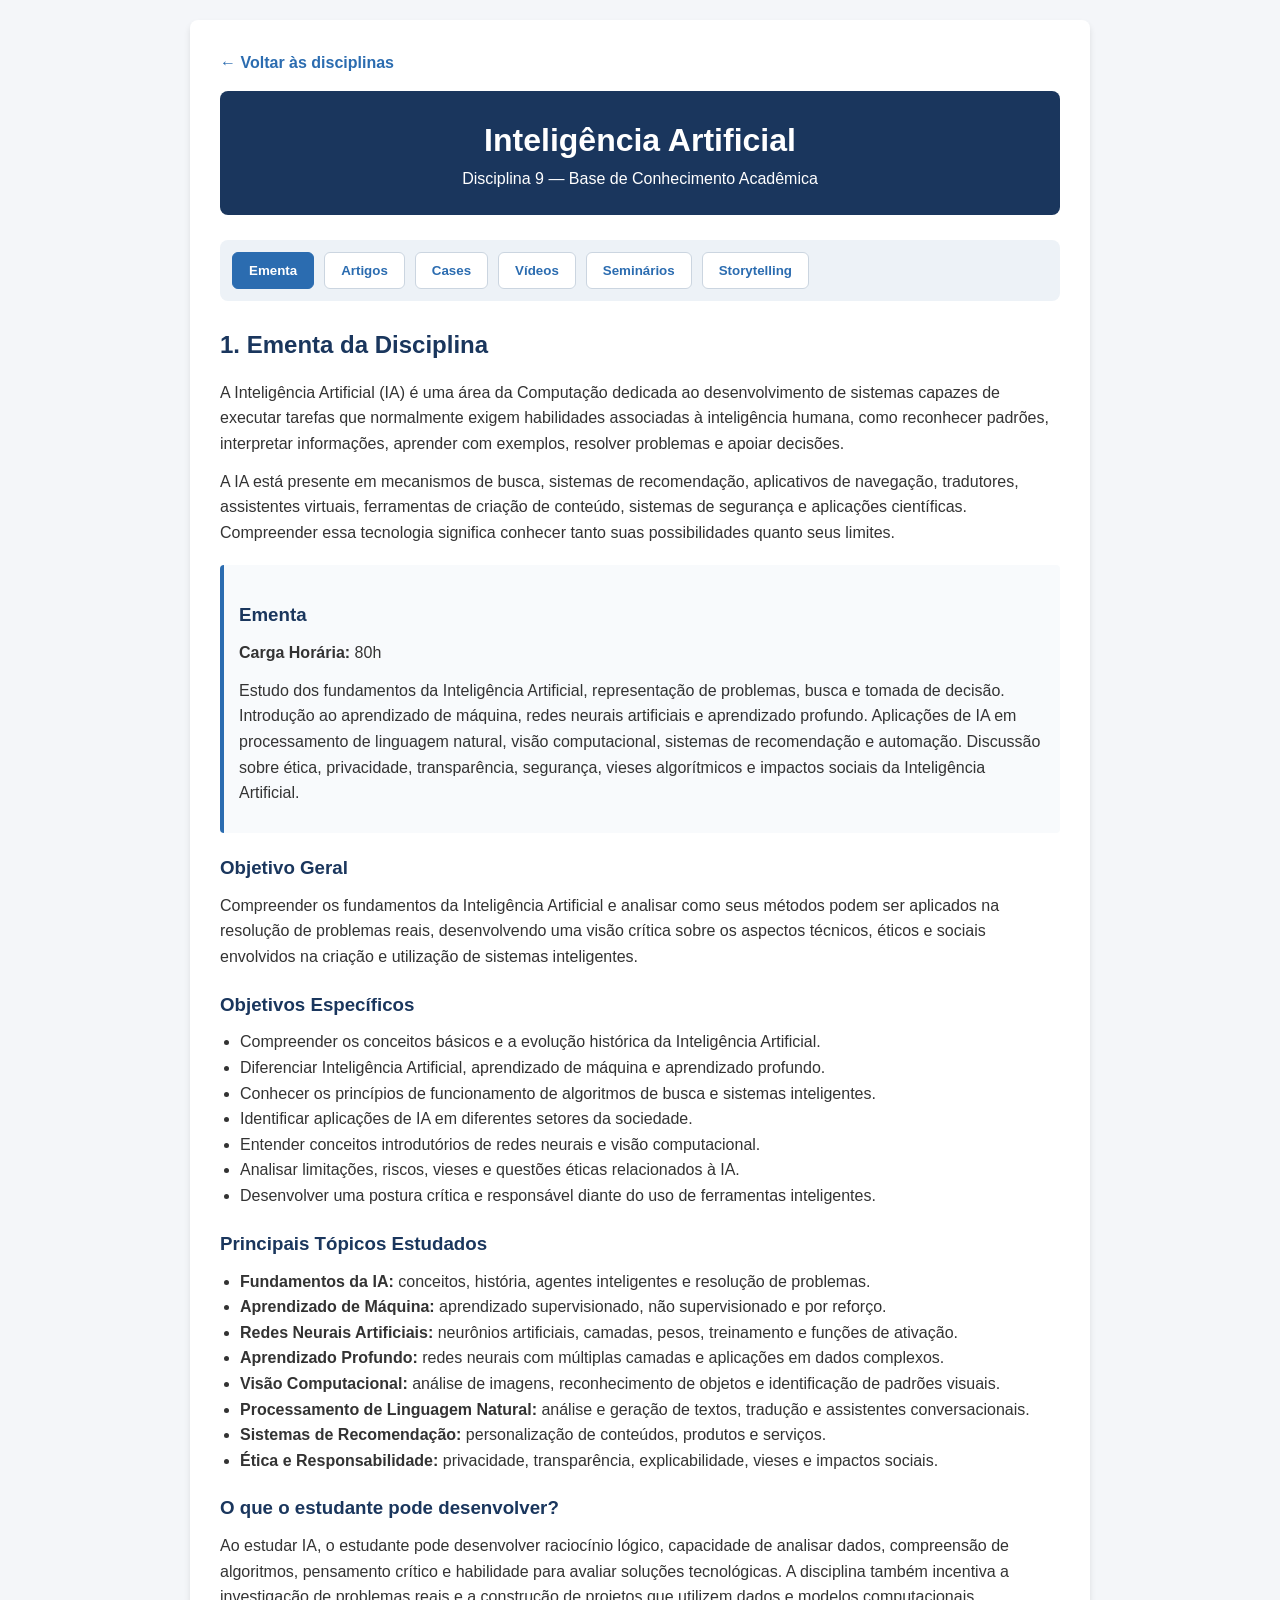
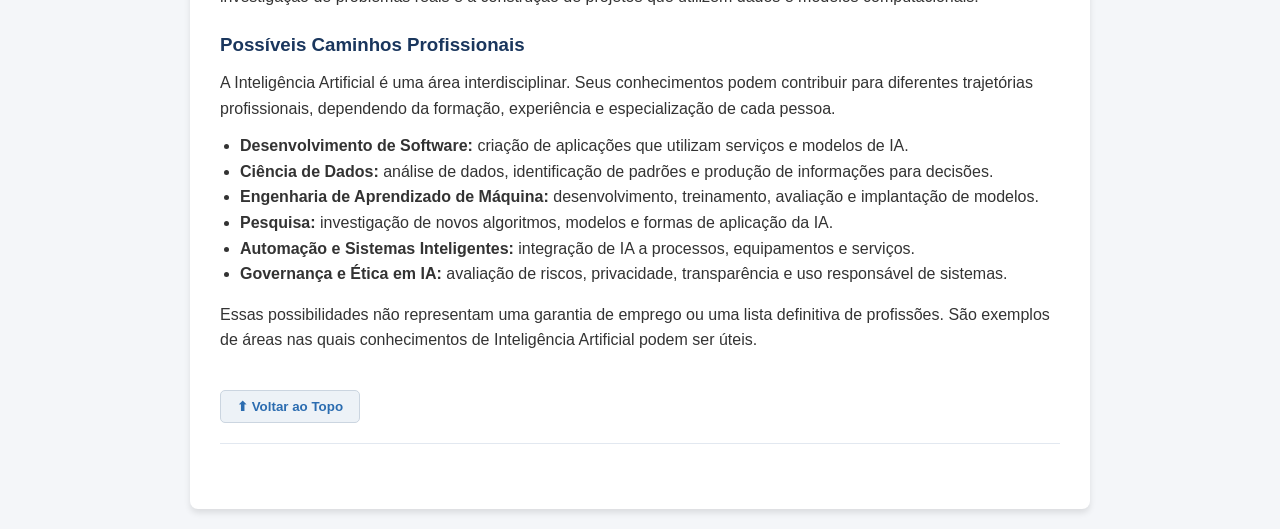
<file: disciplinas/disciplina-9.html>
<!DOCTYPE html>
<html lang="pt-BR">
<head>
  <meta charset="UTF-8">
  <meta name="viewport" content="width=device-width, initial-scale=1.0">
  <title>Inteligência Artificial | Base de Conhecimento</title>
  <link rel="stylesheet" href="../css/estilos.css">
</head>

<body>
  <main class="conteudo" id="topo">

    <!-- Link para voltar à grade inicial de cartões -->
    <a href="../index.html" class="link-voltar">
      ← Voltar às disciplinas
    </a>

    <header class="cabecalho-disciplina">
      <h1>Inteligência Artificial</h1>
      <p>Disciplina 9 — Base de Conhecimento Acadêmica</p>
    </header>

    <!-- Menu de Abas Interativas -->
    <nav class="menu-abas" aria-label="Seções da disciplina">
      <button class="botao-aba ativo" onclick="abrirAba('ementa', this)">Ementa</button>
      <button class="botao-aba" onclick="abrirAba('artigos', this)">Artigos</button>
      <button class="botao-aba" onclick="abrirAba('cases', this)">Cases</button>
      <button class="botao-aba" onclick="abrirAba('videos', this)">Vídeos</button>
      <button class="botao-aba" onclick="abrirAba('seminarios', this)">Seminários</button>
      <button class="botao-aba" onclick="abrirAba('storytelling', this)">Storytelling</button>
    </nav>

    <!-- 1. Ementa -->
    <section id="ementa" class="secao-aba ativa">
      <h2>1. Ementa da Disciplina</h2>

      <p>
        A Inteligência Artificial (IA) é uma área da Computação dedicada ao desenvolvimento
        de sistemas capazes de executar tarefas que normalmente exigem habilidades associadas
        à inteligência humana, como reconhecer padrões, interpretar informações, aprender
        com exemplos, resolver problemas e apoiar decisões.
      </p>

      <p>
        A IA está presente em mecanismos de busca, sistemas de recomendação, aplicativos
        de navegação, tradutores, assistentes virtuais, ferramentas de criação de conteúdo,
        sistemas de segurança e aplicações científicas. Compreender essa tecnologia significa
        conhecer tanto suas possibilidades quanto seus limites.
      </p>

      <div class="caixa-destaque">
        <h3>Ementa</h3>
        <p><strong>Carga Horária:</strong> 80h</p>
        <p>
          Estudo dos fundamentos da Inteligência Artificial, representação de problemas,
          busca e tomada de decisão. Introdução ao aprendizado de máquina, redes neurais
          artificiais e aprendizado profundo. Aplicações de IA em processamento de linguagem
          natural, visão computacional, sistemas de recomendação e automação. Discussão sobre
          ética, privacidade, transparência, segurança, vieses algorítmicos e impactos sociais
          da Inteligência Artificial.
        </p>
      </div>

      <h3>Objetivo Geral</h3>
      <p>
        Compreender os fundamentos da Inteligência Artificial e analisar como seus métodos
        podem ser aplicados na resolução de problemas reais, desenvolvendo uma visão crítica
        sobre os aspectos técnicos, éticos e sociais envolvidos na criação e utilização
        de sistemas inteligentes.
      </p>

      <h3>Objetivos Específicos</h3>
      <ul class="lista-padrao">
        <li>Compreender os conceitos básicos e a evolução histórica da Inteligência Artificial.</li>
        <li>Diferenciar Inteligência Artificial, aprendizado de máquina e aprendizado profundo.</li>
        <li>Conhecer os princípios de funcionamento de algoritmos de busca e sistemas inteligentes.</li>
        <li>Identificar aplicações de IA em diferentes setores da sociedade.</li>
        <li>Entender conceitos introdutórios de redes neurais e visão computacional.</li>
        <li>Analisar limitações, riscos, vieses e questões éticas relacionados à IA.</li>
        <li>Desenvolver uma postura crítica e responsável diante do uso de ferramentas inteligentes.</li>
      </ul>

      <h3>Principais Tópicos Estudados</h3>
      <ul class="lista-padrao">
        <li><strong>Fundamentos da IA:</strong> conceitos, história, agentes inteligentes e resolução de problemas.</li>
        <li><strong>Aprendizado de Máquina:</strong> aprendizado supervisionado, não supervisionado e por reforço.</li>
        <li><strong>Redes Neurais Artificiais:</strong> neurônios artificiais, camadas, pesos, treinamento e funções de ativação.</li>
        <li><strong>Aprendizado Profundo:</strong> redes neurais com múltiplas camadas e aplicações em dados complexos.</li>
        <li><strong>Visão Computacional:</strong> análise de imagens, reconhecimento de objetos e identificação de padrões visuais.</li>
        <li><strong>Processamento de Linguagem Natural:</strong> análise e geração de textos, tradução e assistentes conversacionais.</li>
        <li><strong>Sistemas de Recomendação:</strong> personalização de conteúdos, produtos e serviços.</li>
        <li><strong>Ética e Responsabilidade:</strong> privacidade, transparência, explicabilidade, vieses e impactos sociais.</li>
      </ul>

      <h3>O que o estudante pode desenvolver?</h3>
      <p>
        Ao estudar IA, o estudante pode desenvolver raciocínio lógico, capacidade de analisar
        dados, compreensão de algoritmos, pensamento crítico e habilidade para avaliar
        soluções tecnológicas. A disciplina também incentiva a investigação de problemas
        reais e a construção de projetos que utilizem dados e modelos computacionais.
      </p>

      <h3>Possíveis Caminhos Profissionais</h3>
      <p>
        A Inteligência Artificial é uma área interdisciplinar. Seus conhecimentos podem
        contribuir para diferentes trajetórias profissionais, dependendo da formação,
        experiência e especialização de cada pessoa.
      </p>

      <ul class="lista-padrao">
        <li><strong>Desenvolvimento de Software:</strong> criação de aplicações que utilizam serviços e modelos de IA.</li>
        <li><strong>Ciência de Dados:</strong> análise de dados, identificação de padrões e produção de informações para decisões.</li>
        <li><strong>Engenharia de Aprendizado de Máquina:</strong> desenvolvimento, treinamento, avaliação e implantação de modelos.</li>
        <li><strong>Pesquisa:</strong> investigação de novos algoritmos, modelos e formas de aplicação da IA.</li>
        <li><strong>Automação e Sistemas Inteligentes:</strong> integração de IA a processos, equipamentos e serviços.</li>
        <li><strong>Governança e Ética em IA:</strong> avaliação de riscos, privacidade, transparência e uso responsável de sistemas.</li>
      </ul>

      <p>
        Essas possibilidades não representam uma garantia de emprego ou uma lista definitiva
        de profissões. São exemplos de áreas nas quais conhecimentos de Inteligência
        Artificial podem ser úteis.
      </p>

      <button class="btn-topo" onclick="voltarAoTopo()">⬆ Voltar ao Topo</button>
    </section>

    <!-- 2. Artigos Científicos -->
    <section id="artigos" class="secao-aba">
      <h2>2. Artigos Científicos e Marcos Históricos</h2>

      <p>
        A leitura de artigos científicos ajuda o estudante a compreender como uma área
        evolui: quais problemas foram investigados, quais métodos foram propostos e quais
        limitações permanecem. Os textos a seguir apresentam dois momentos importantes
        da história da Inteligência Artificial.
      </p>

      <article class="caixa-destaque">
        <h3>Artigo 1: Deep Learning</h3>
        <p><strong>Autores:</strong> Yann LeCun, Yoshua Bengio e Geoffrey Hinton</p>
        <p><strong>Ano:</strong> 2015</p>
        <p><strong>Periódico:</strong> Nature, volume 521, páginas 436–444</p>
        <p>
          <strong>Link científico:</strong>
          <a href="https://www.nature.com/articles/nature14539" target="_blank" rel="noopener noreferrer">
            Acessar o artigo Deep Learning na Nature
          </a>
        </p>

        <h4>Resumo</h4>
        <p>
          O artigo apresenta uma visão geral do aprendizado profundo, conhecido como
          <em>deep learning</em>. Essa abordagem utiliza redes neurais artificiais com
          múltiplas camadas para aprender representações de dados em diferentes níveis
          de complexidade.
        </p>
        <p>
          Em vez de depender exclusivamente de características definidas manualmente por
          especialistas, esses modelos podem aprender padrões diretamente a partir de
          exemplos. O artigo discute avanços em reconhecimento de imagens, processamento
          de voz, detecção de objetos e outras áreas.
        </p>

        <h4>Por que esse artigo é importante?</h4>
        <p>
          O texto ajuda a compreender por que redes neurais profundas se tornaram relevantes
          para aplicações modernas de IA. Também mostra que o desempenho desses sistemas
          depende de fatores como dados, arquitetura do modelo, treinamento e capacidade
          computacional.
        </p>

        <h4>Pergunta para reflexão</h4>
        <p>
          Se um modelo aprende padrões a partir de muitos exemplos, como podemos verificar
          se ele aprendeu uma característica realmente relevante ou apenas uma correlação
          presente nos dados?
        </p>
      </article>

      <article class="caixa-destaque">
        <h3>Artigo 2: Computing Machinery and Intelligence</h3>
        <p><strong>Autor:</strong> Alan M. Turing</p>
        <p><strong>Ano:</strong> 1950</p>
        <p><strong>Periódico:</strong> Mind, volume 59, edição 236, páginas 433–460</p>
        <p>
          <strong>Link científico:</strong>
          <a href="https://academic.oup.com/mind/article/LIX/236/433/986238" target="_blank" rel="noopener noreferrer">
            Acessar o artigo na Oxford Academic
          </a>
        </p>

        <h4>Resumo</h4>
        <p>
          Nesse trabalho histórico, Alan Turing propõe uma forma de discutir a pergunta
          “Máquinas podem pensar?”. Em vez de tentar definir diretamente o que significa
          pensar, o autor apresenta o chamado “jogo da imitação”, que ficou conhecido
          posteriormente como Teste de Turing.
        </p>
        <p>
          A proposta considera uma situação em que uma pessoa conversa por texto com
          interlocutores sem saber previamente qual deles é uma máquina. O problema
          investigado é se o sistema consegue produzir respostas que sejam suficientemente
          semelhantes às de uma pessoa para dificultar essa distinção.
        </p>

        <h4>Por que esse artigo é importante?</h4>
        <p>
          O texto introduz uma discussão fundamental sobre comportamento inteligente,
          aprendizagem e os limites de avaliar inteligência apenas pela interação.
          Ele também permite discutir uma questão atual: produzir respostas convincentes
          não significa necessariamente compreender o mundo da mesma forma que um ser humano.
        </p>

        <h4>Pergunta para reflexão</h4>
        <p>
          Uma máquina que conversa de forma convincente deve ser considerada inteligente?
          Que outros critérios poderiam ser utilizados para avaliar sua capacidade?
        </p>
      </article>

      <h3>Atividade de Leitura</h3>
      <p>
        Após ler os resumos e consultar os artigos, compare os dois trabalhos. O texto de
        Turing apresenta uma questão conceitual sobre máquinas e inteligência; o artigo
        de LeCun, Bengio e Hinton discute métodos que permitem que sistemas aprendam
        representações a partir de dados.
      </p>

      <ol class="lista-padrao">
        <li>Qual problema cada artigo procura discutir?</li>
        <li>Como a ideia de inteligência aparece de forma diferente nos dois textos?</li>
        <li>Quais questões levantadas por Turing continuam relevantes na IA atual?</li>
        <li>Quais aplicações de aprendizado profundo você observa no cotidiano?</li>
      </ol>

      <button class="btn-topo" onclick="voltarAoTopo()">⬆ Voltar ao Topo</button>
    </section>

    <!-- 3. Cases de Sucesso -->
    <section id="cases" class="secao-aba">
      <h2>3. Case de Sucesso</h2>

      <p>
        A saúde é uma das áreas em que a Inteligência Artificial vem sendo investigada
        para apoiar profissionais na análise de grandes volumes de informação. Um exemplo
        é o uso de sistemas de IA na interpretação de mamografias, exames utilizados
        no rastreamento do câncer de mama.
      </p>

      <div class="caixa-bloco">
        <h3>Inteligência Artificial no Rastreamento do Câncer de Mama</h3>

        <h4>O problema inicial</h4>
        <p>
          A análise de mamografias exige atenção especializada. Em programas de rastreamento,
          são realizados muitos exames, e alterações relevantes podem ser pequenas ou difíceis
          de identificar. A avaliação depende da experiência do profissional, da qualidade
          das imagens e das condições do processo de leitura.
        </p>
        <p>
          O desafio não é simplesmente substituir o especialista, mas investigar se ferramentas
          computacionais podem auxiliar na identificação de padrões e contribuir para uma
          análise mais consistente.
        </p>

        <h4>A solução tecnológica</h4>
        <p>
          Sistemas de Inteligência Artificial podem ser treinados com imagens médicas
          previamente avaliadas. Durante o treinamento, o modelo ajusta seus parâmetros
          para identificar padrões associados a determinadas condições. Depois de treinado,
          pode analisar novas imagens e produzir resultados que auxiliem a avaliação clínica.
        </p>
        <p>
          Em um estudo de implementação publicado na revista Nature Medicine em 2025,
          pesquisadores avaliaram o uso de IA como apoio à leitura de mamografias em um
          programa de rastreamento na Alemanha. O estudo foi observacional e multicêntrico,
          acompanhando a utilização do sistema em condições reais.
        </p>

        <h4>Resultados observados</h4>
        <p>
          O estudo incluiu 463.094 mulheres examinadas. Entre os exames realizados com apoio
          de IA, a taxa de detecção de câncer de mama foi de 6,7 casos por mil exames.
          No grupo de comparação, sem apoio de IA, a taxa foi de 5,7 casos por mil exames.
          Os autores relataram uma taxa de detecção 17,6% maior no grupo com apoio de IA.
        </p>
        <p>
          Esse resultado é relevante porque foi observado em uma implementação real, e não
          apenas em uma avaliação retrospectiva de imagens. Ainda assim, ele deve ser
          interpretado dentro das condições específicas do estudo.
        </p>
        <p>
          <strong>Fonte científica:</strong>
          <a href="https://www.nature.com/articles/s41591-024-03408-6" target="_blank" rel="noopener noreferrer">
            Acessar o estudo na Nature Medicine
          </a>
        </p>

        <h4>O que esse case ensina?</h4>
        <ul class="lista-padrao">
          <li>A IA pode atuar como ferramenta de apoio ao trabalho de profissionais especializados.</li>
          <li>Resultados de pesquisa precisam ser avaliados em condições reais de uso.</li>
          <li>Uma taxa de detecção maior não significa, por si só, que todos os resultados são corretos.</li>
          <li>O uso de IA na saúde exige avaliação clínica, segurança, privacidade e responsabilidade.</li>
          <li>O contexto, a população estudada e a forma de implementação influenciam os resultados.</li>
        </ul>

        <h4>Questão para discussão</h4>
        <p>
          Se um sistema de IA identifica uma alteração que não foi percebida inicialmente
          pelo profissional, como deve ser realizada a revisão do resultado? Quem deve
          responder pela decisão clínica e como o paciente deve ser informado?
        </p>
      </div>

      <button class="btn-topo" onclick="voltarAoTopo()">⬆ Voltar ao Topo</button>
    </section>

    <!-- 4. Vídeos Educativos -->
    <section id="videos" class="secao-aba">
      <h2>4. Vídeos Educativos</h2>

      <p>
        Os vídeos abaixo são materiais introdutórios para complementar a leitura. Eles
        ajudam a visualizar conceitos que podem parecer abstratos quando apresentados
        apenas em texto.
      </p>

      <div class="caixa-bloco">
        <h3>Vídeo 1: Machine Learning Explicado</h3>
        <p><strong>Canal:</strong> Ciência Todo Dia</p>
        <p>
          <strong>Objetivo Didático:</strong>
          Apresentar o conceito de aprendizado de máquina e sua relação com a
          Inteligência Artificial.
        </p>
        <p>
          <a href="https://www.youtube.com/watch?v=0PrOA2JK6GQ" target="_blank" rel="noopener noreferrer">
            Assistir ao vídeo no YouTube
          </a>
        </p>

        <h4>Resumo</h4>
        <p>
          O vídeo introduz o aprendizado de máquina, explicando a ideia de construir
          sistemas que identificam padrões a partir de exemplos. O tema permite compreender
          a diferença entre programar cada regra manualmente e treinar um modelo utilizando
          dados.
        </p>
        <p>
          Ao assistir, procure identificar como os dados são utilizados para que um sistema
          aprenda e por que esse processo não garante que o modelo acertará todas as situações.
        </p>
      </div>

      <div class="caixa-bloco">
        <h3>Vídeo 2: Como funcionam as redes neurais artificiais?</h3>
        <p><strong>Canal:</strong> Machine Learning para humanos</p>
        <p>
          <strong>Objetivo Didático:</strong>
          Explicar os conceitos básicos das redes neurais artificiais, mostrando como
          neurônios conectados processam informações e como o treinamento permite que
          uma rede aprenda a partir de exemplos.
        </p>
        <p>
          <a href="https://www.youtube.com/watch?v=ebToEXQFCo4" target="_blank" rel="noopener noreferrer">
            Assistir ao vídeo no YouTube
          </a>
        </p>

        <h4>Resumo</h4>
        <p>
          O vídeo apresenta o funcionamento das redes neurais artificiais, estruturas
          computacionais inspiradas de forma simplificada no sistema nervoso humano.
          Ele explica como os dados passam por neurônios organizados em camadas e como
          cada unidade realiza operações matemáticas para produzir uma saída.
        </p>
        <p>
          Também aborda o processo de treinamento: a rede compara suas previsões com
          os resultados esperados, calcula o erro e ajusta seus parâmetros para melhorar
          o desempenho. Esse processo é repetido até que o modelo atinja um critério
          de aprendizagem.
        </p>

        <h4>Questão para reflexão</h4>
        <p>
          Como uma rede neural pode melhorar suas previsões sem que um programador
          precise escrever manualmente todas as regras para cada situação?
        </p>
      </div>

      <h3>Atividade após os vídeos</h3>
      <ol class="lista-padrao">
        <li>Explique, com suas palavras, o que significa aprender a partir de dados.</li>
        <li>Qual é a diferença entre um algoritmo tradicional baseado em regras e um modelo treinado?</li>
        <li>Quais elementos compõem uma rede neural artificial?</li>
        <li>Por que um modelo pode apresentar erros mesmo depois de ser treinado?</li>
      </ol>

      <button class="btn-topo" onclick="voltarAoTopo()">⬆ Voltar ao Topo</button>
    </section>

    <!-- 5. Seminários -->
    <section id="seminarios" class="secao-aba">
      <h2>5. Registro de Seminário</h2>

      <div class="caixa-bloco">
        <h3>Tema: Ética e Viés em Modelos de Linguagem</h3>

        <h4>Contextualização</h4>
        <p>
          Modelos de linguagem são sistemas treinados com grandes conjuntos de textos para
          identificar padrões linguísticos e produzir respostas. Eles podem auxiliar em
          atividades como resumir documentos, responder perguntas, traduzir textos e apoiar
          tarefas de programação.
        </p>
        <p>
          Entretanto, esses modelos podem reproduzir padrões inadequados presentes nos dados,
          apresentar informações incorretas ou gerar respostas que parecem confiáveis sem
          estarem devidamente fundamentadas. Por isso, o desenvolvimento e o uso dessas
          ferramentas envolvem questões técnicas, sociais e éticas.
        </p>

        <h4>Objetivo do seminário</h4>
        <p>
          Analisar os riscos relacionados ao viés algorítmico e à utilização de modelos de
          linguagem, discutindo formas de avaliar, reduzir e comunicar suas limitações.
        </p>

        <h4>Roteiro da apresentação</h4>
        <ol class="lista-padrao">
          <li><strong>Introdução:</strong> apresentar o conceito de modelos de linguagem e exemplos de uso no cotidiano.</li>
          <li><strong>Como esses modelos aprendem:</strong> explicar, de forma introdutória, o papel dos dados e do treinamento.</li>
          <li><strong>O que é viés algorítmico?</strong> discutir como padrões presentes nos dados ou nas escolhas de desenvolvimento podem influenciar os resultados.</li>
          <li><strong>Exemplos de risco:</strong> analisar situações de respostas discriminatórias, informações incorretas ou recomendações injustas.</li>
          <li><strong>Responsabilidade:</strong> discutir a participação de desenvolvedores, instituições, usuários e pessoas afetadas pelo sistema.</li>
          <li><strong>Possíveis medidas:</strong> apresentar avaliação de dados, testes, auditorias, supervisão humana, transparência e mecanismos de contestação.</li>
          <li><strong>Conclusão:</strong> destacar que a IA deve ser avaliada não apenas pela eficiência, mas também por seus impactos e pela forma como é utilizada.</li>
        </ol>

        <h4>Síntese das discussões</h4>
        <p>
          A discussão evidencia que os sistemas de IA não são neutros por definição.
          Os dados utilizados, as decisões de projeto, os critérios de avaliação e o contexto
          de uso podem influenciar seus resultados. Um modelo pode funcionar bem em determinada
          situação e apresentar problemas em outra.
        </p>
        <p>
          Também foi considerado que a responsabilidade não deve ser atribuída exclusivamente
          ao usuário final. Organizações que desenvolvem ou implementam sistemas precisam
          avaliar riscos, explicar limitações relevantes e oferecer meios de revisão quando
          decisões automatizadas afetam pessoas.
        </p>

        <h4>Perguntas para debate</h4>
        <ul class="lista-padrao">
          <li>Uma resposta produzida por IA deve ser aceita sem verificação?</li>
          <li>Como identificar se um modelo apresenta resultados injustos para determinados grupos?</li>
          <li>Quem deve responder quando uma ferramenta de IA causa prejuízo?</li>
          <li>Em quais situações a supervisão humana deve ser obrigatória?</li>
          <li>Como equilibrar inovação, privacidade, segurança e transparência?</li>
        </ul>

        <h4>Conclusão do seminário</h4>
        <p>
          A utilização responsável da Inteligência Artificial exige conhecimento técnico,
          avaliação contínua e atenção às pessoas afetadas pelas decisões. Compreender os
          limites dos modelos é tão importante quanto conhecer suas capacidades.
        </p>
      </div>

      <button class="btn-topo" onclick="voltarAoTopo()">⬆ Voltar ao Topo</button>
    </section>

    <!-- 6. Storytelling -->
    <section id="storytelling" class="secao-aba">
      <h2>6. Storytelling: Inteligência Artificial na Logística</h2>

      <div class="caixa-bloco">
        <h3>Contexto — uma operação com muitos caminhos</h3>
        <p>
          Imagine uma empresa de entregas que atende uma cidade com milhares de pedidos
          diariamente. A equipe de logística precisa organizar os veículos, distribuir
          encomendas e escolher rotas que permitam cumprir os prazos. O trânsito muda,
          algumas ruas ficam bloqueadas e novos pedidos surgem ao longo do dia.
        </p>
        <p>
          Durante muito tempo, os responsáveis organizaram as rotas principalmente com
          base na experiência e em informações disponíveis no início do expediente.
          Esse processo funcionava, mas se tornava difícil acompanhar todas as mudanças
          simultaneamente.
        </p>

        <h3>Conflito — decisões difíceis em tempo real</h3>
        <p>
          Em um dia de grande movimento, um acidente bloqueia uma avenida importante.
          Vários veículos seguem por caminhos que agora estão congestionados. A equipe
          precisa decidir rapidamente como reorganizar as entregas sem comprometer
          os horários e sem aumentar desnecessariamente a distância percorrida.
        </p>
        <p>
          O problema não é apenas encontrar uma rota curta. É considerar diferentes
          informações: localização dos veículos, destinos, condições das vias, prioridades
          dos pedidos e capacidade de cada transporte.
        </p>

        <h3>Decisão — utilizar IA como apoio</h3>
        <p>
          A empresa decide testar uma solução computacional que combina dados de localização,
          informações de trânsito e técnicas de otimização. O sistema analisa diferentes
          alternativas e sugere rotas para os veículos.
        </p>
        <p>
          A equipe mantém a responsabilidade pelas decisões finais. Os profissionais
          verificam as recomendações, consideram situações que não estão representadas
          nos dados e ajustam o planejamento quando necessário.
        </p>

        <h3>Resultado — uma operação mais adaptável</h3>
        <p>
          Com o apoio da ferramenta, a equipe consegue comparar alternativas com maior
          rapidez e reorganizar parte das entregas quando as condições mudam. O sistema
          não elimina todos os imprevistos, mas oferece uma maneira de analisar mais
          possibilidades em menos tempo.
        </p>
        <p>
          Para avaliar se a solução realmente trouxe benefícios, a empresa acompanha
          indicadores como distância percorrida, tempo de entrega, consumo de combustível,
          atrasos e satisfação dos clientes. Os resultados precisam ser medidos antes
          e depois da implantação; não devem ser presumidos apenas porque a tecnologia
          foi adotada.
        </p>

        <h3>Aprendizado</h3>
        <p>
          A experiência mostra que a Inteligência Artificial pode apoiar decisões complexas
          quando existe um problema bem definido e dados adequados. Porém, a qualidade
          dos resultados depende da informação disponível, da avaliação do sistema e da
          participação das pessoas que conhecem a operação.
        </p>
        <p>
          O principal aprendizado é que a IA não precisa substituir a experiência humana.
          Em muitos contextos, seu valor está em ampliar a capacidade de analisar alternativas,
          permitindo que profissionais tomem decisões mais informadas.
        </p>

        <h3>Questões para reflexão</h3>
        <ul class="lista-padrao">
          <li>Quais dados seriam necessários para construir esse sistema?</li>
          <li>Como a empresa poderia verificar se as rotas sugeridas são realmente melhores?</li>
          <li>O que pode acontecer se os dados de trânsito estiverem desatualizados?</li>
          <li>Quais decisões devem continuar sob responsabilidade dos profissionais?</li>
          <li>Que outros setores poderiam utilizar uma solução semelhante?</li>
        </ul>
      </div>

      <button class="btn-topo" onclick="voltarAoTopo()">⬆ Voltar ao Topo</button>
    </section>

  </main>

  <!-- Script para alternar as Abas e Voltar ao Topo -->
  <script>
    function abrirAba(idSecao, elementoBotao) {
      const secoes = document.querySelectorAll('.secao-aba');
      secoes.forEach(secao => secao.classList.remove('ativa'));

      const botoes = document.querySelectorAll('.botao-aba');
      botoes.forEach(botao => botao.classList.remove('ativo'));

      document.getElementById(idSecao).classList.add('ativa');
      elementoBotao.classList.add('ativo');

      voltarAoTopo();
    }

    function voltarAoTopo() {
      window.scrollTo({ top: 0, behavior: 'smooth' });
    }
  </script>
</body>
</html>
</file>
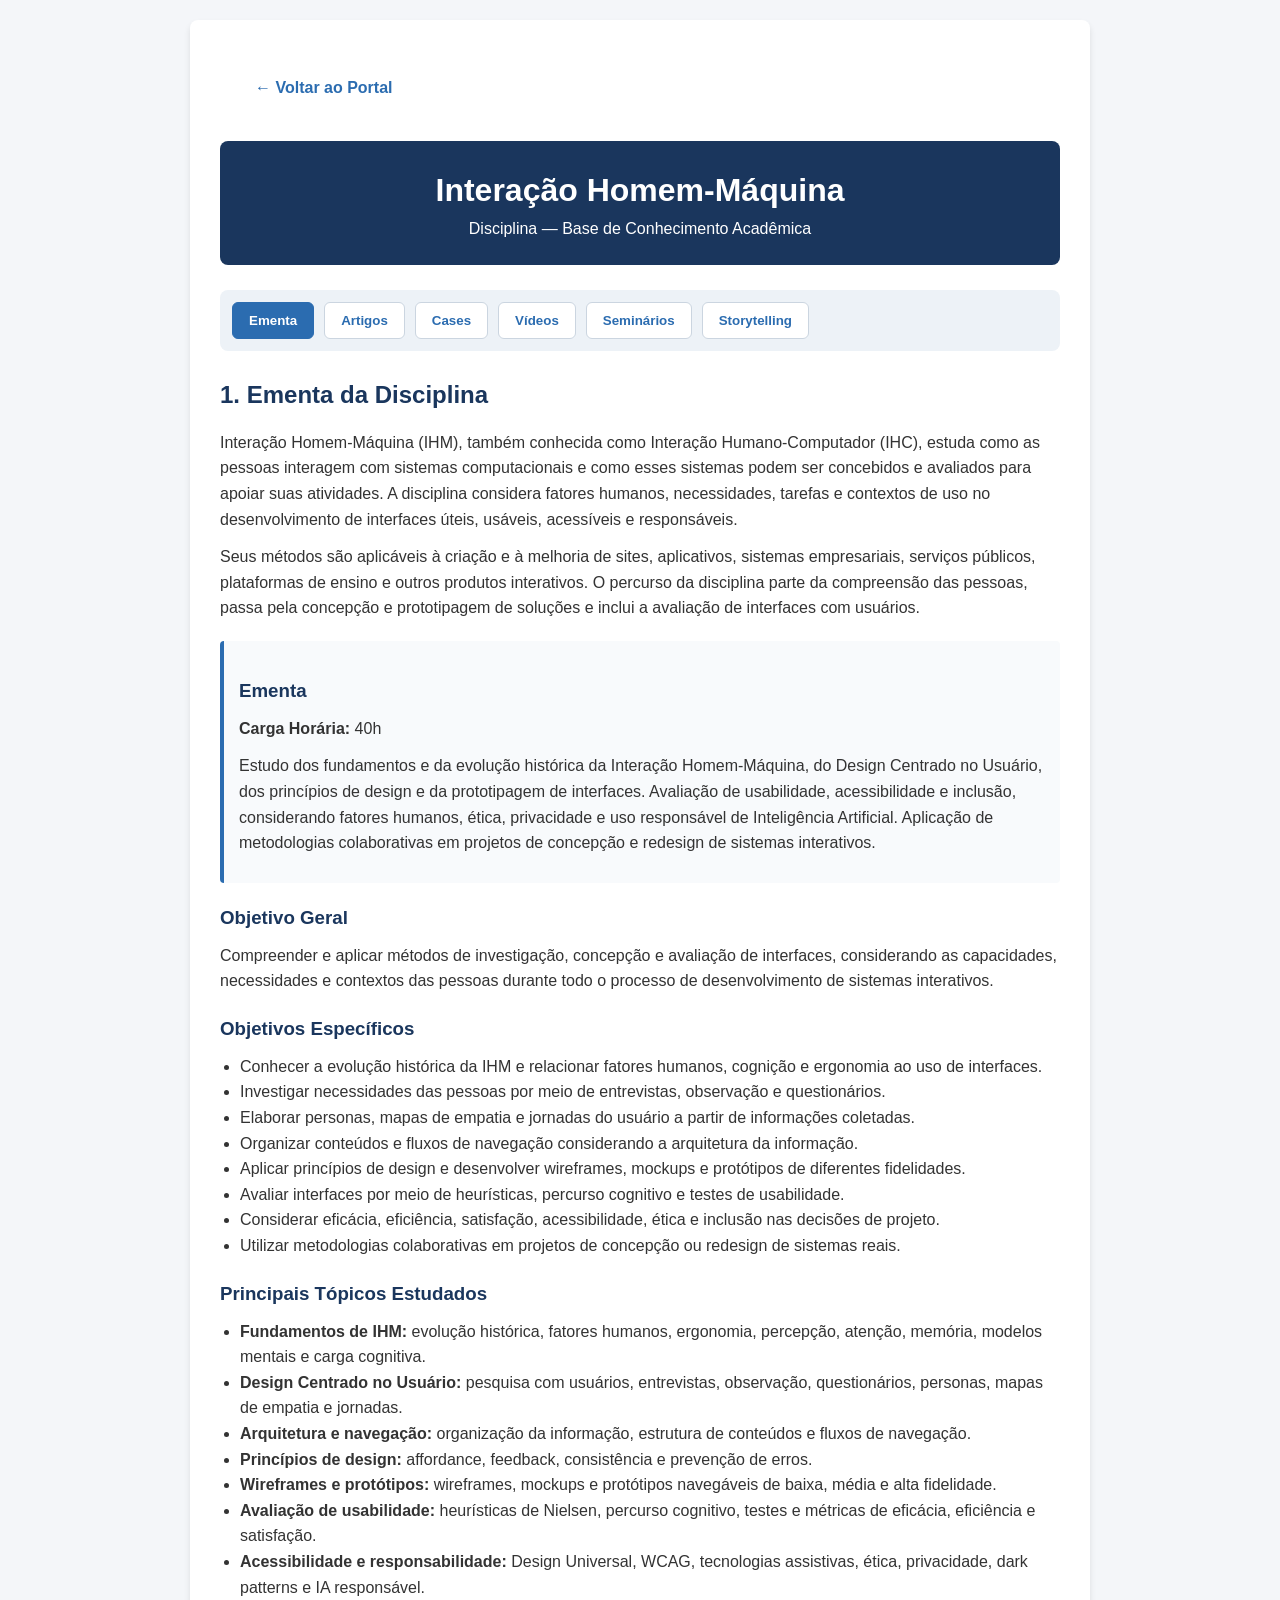
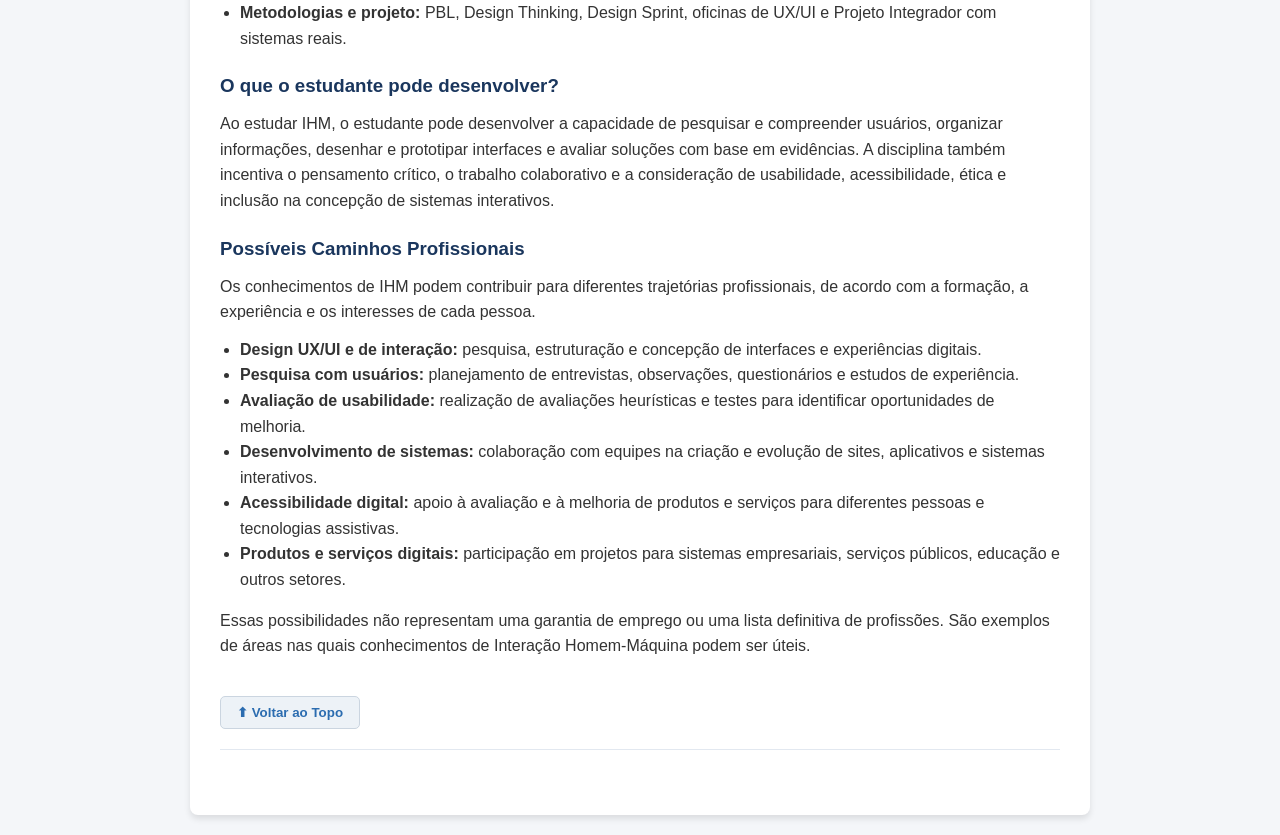
<file: disciplinas/disciplina-ihm.html>
<!DOCTYPE html>
<html lang="pt-BR">

<head>
  <meta charset="UTF-8">
  <meta name="viewport" content="width=device-width, initial-scale=1.0">
  <meta name="description"
    content="Material acadêmico da disciplina de Interação Homem-Máquina do curso de Sistemas de Informação.">
  <title>Interação Homem-Máquina | Base de Conhecimento</title>
  <!-- Troque <link rel="stylesheet" href="style.css"> por: -->
  <link rel="stylesheet" href="../css/estilos.css">
</head>

<body>
  <main class="conteudo" id="topo">
    <a href="../index.html" class="link-voltar"
      style="display:inline-block; padding: 10px 15px; margin: 15px 20px; font-weight: bold; background-color: rgba(255,255,255,0.1); border-radius: 5px; text-decoration: none;">←
      Voltar ao Portal</a>

    <header class="cabecalho-disciplina">
      <h1>Interação Homem-Máquina</h1>
      <p>Disciplina — Base de Conhecimento Acadêmica</p>
    </header>

    <nav class="menu-abas" aria-label="Seções da disciplina">
      <button type="button" class="botao-aba ativo" aria-controls="ementa" aria-selected="true"
        onclick="abrirAba('ementa', this)">Ementa</button>
      <button type="button" class="botao-aba" aria-controls="artigos" aria-selected="false"
        onclick="abrirAba('artigos', this)">Artigos</button>
      <button type="button" class="botao-aba" aria-controls="cases" aria-selected="false"
        onclick="abrirAba('cases', this)">Cases</button>
      <button type="button" class="botao-aba" aria-controls="videos" aria-selected="false"
        onclick="abrirAba('videos', this)">Vídeos</button>
      <button type="button" class="botao-aba" aria-controls="seminarios" aria-selected="false"
        onclick="abrirAba('seminarios', this)">Seminários</button>
      <button type="button" class="botao-aba" aria-controls="storytelling" aria-selected="false"
        onclick="abrirAba('storytelling', this)">Storytelling</button>
    </nav>

    <section id="ementa" class="secao-aba ativa" aria-labelledby="titulo-ementa">
      <h2 id="titulo-ementa">1. Ementa da Disciplina</h2>
      <p>
        Interação Homem-Máquina (IHM), também conhecida como Interação Humano-Computador (IHC),
        estuda como as pessoas interagem com sistemas computacionais e como esses sistemas
        podem ser concebidos e avaliados para apoiar suas atividades. A disciplina considera
        fatores humanos, necessidades, tarefas e contextos de uso no desenvolvimento de
        interfaces úteis, usáveis, acessíveis e responsáveis.
      </p>
      <p>
        Seus métodos são aplicáveis à criação e à melhoria de sites, aplicativos, sistemas
        empresariais, serviços públicos, plataformas de ensino e outros produtos interativos.
        O percurso da disciplina parte da compreensão das pessoas, passa pela concepção e
        prototipagem de soluções e inclui a avaliação de interfaces com usuários.
      </p>

      <div class="caixa-destaque">
        <h3>Ementa</h3>
        <p><strong>Carga Horária:</strong> 40h</p>
        <p>
          Estudo dos fundamentos e da evolução histórica da Interação Homem-Máquina, do
          Design Centrado no Usuário, dos princípios de design e da prototipagem de interfaces.
          Avaliação de usabilidade, acessibilidade e inclusão, considerando fatores humanos,
          ética, privacidade e uso responsável de Inteligência Artificial. Aplicação de
          metodologias colaborativas em projetos de concepção e redesign de sistemas interativos.
        </p>
      </div>

      <h3>Objetivo Geral</h3>
      <p>
        Compreender e aplicar métodos de investigação, concepção e avaliação de interfaces,
        considerando as capacidades, necessidades e contextos das pessoas durante todo o
        processo de desenvolvimento de sistemas interativos.
      </p>

      <h3>Objetivos Específicos</h3>
      <ul class="lista-padrao">
        <li>Conhecer a evolução histórica da IHM e relacionar fatores humanos, cognição e ergonomia ao uso de
          interfaces.</li>
        <li>Investigar necessidades das pessoas por meio de entrevistas, observação e questionários.</li>
        <li>Elaborar personas, mapas de empatia e jornadas do usuário a partir de informações coletadas.</li>
        <li>Organizar conteúdos e fluxos de navegação considerando a arquitetura da informação.</li>
        <li>Aplicar princípios de design e desenvolver wireframes, mockups e protótipos de diferentes fidelidades.</li>
        <li>Avaliar interfaces por meio de heurísticas, percurso cognitivo e testes de usabilidade.</li>
        <li>Considerar eficácia, eficiência, satisfação, acessibilidade, ética e inclusão nas decisões de projeto.</li>
        <li>Utilizar metodologias colaborativas em projetos de concepção ou redesign de sistemas reais.</li>
      </ul>

      <h3>Principais Tópicos Estudados</h3>
      <ul class="lista-padrao">
        <li><strong>Fundamentos de IHM:</strong> evolução histórica, fatores humanos, ergonomia, percepção, atenção,
          memória, modelos mentais e carga cognitiva.</li>
        <li><strong>Design Centrado no Usuário:</strong> pesquisa com usuários, entrevistas, observação, questionários,
          personas, mapas de empatia e jornadas.</li>
        <li><strong>Arquitetura e navegação:</strong> organização da informação, estrutura de conteúdos e fluxos de
          navegação.</li>
        <li><strong>Princípios de design:</strong> affordance, feedback, consistência e prevenção de erros.</li>
        <li><strong>Wireframes e protótipos:</strong> wireframes, mockups e protótipos navegáveis de baixa, média e alta
          fidelidade.</li>
        <li><strong>Avaliação de usabilidade:</strong> heurísticas de Nielsen, percurso cognitivo, testes e métricas de
          eficácia, eficiência e satisfação.</li>
        <li><strong>Acessibilidade e responsabilidade:</strong> Design Universal, WCAG, tecnologias assistivas, ética,
          privacidade, dark patterns e IA responsável.</li>
        <li><strong>Metodologias e projeto:</strong> PBL, Design Thinking, Design Sprint, oficinas de UX/UI e Projeto
          Integrador com sistemas reais.</li>
      </ul>

      <h3>O que o estudante pode desenvolver?</h3>
      <p>
        Ao estudar IHM, o estudante pode desenvolver a capacidade de pesquisar e compreender
        usuários, organizar informações, desenhar e prototipar interfaces e avaliar soluções
        com base em evidências. A disciplina também incentiva o pensamento crítico, o trabalho
        colaborativo e a consideração de usabilidade, acessibilidade, ética e inclusão na
        concepção de sistemas interativos.
      </p>

      <h3>Possíveis Caminhos Profissionais</h3>
      <p>
        Os conhecimentos de IHM podem contribuir para diferentes trajetórias profissionais,
        de acordo com a formação, a experiência e os interesses de cada pessoa.
      </p>
      <ul class="lista-padrao">
        <li><strong>Design UX/UI e de interação:</strong> pesquisa, estruturação e concepção de interfaces e
          experiências digitais.</li>
        <li><strong>Pesquisa com usuários:</strong> planejamento de entrevistas, observações, questionários e estudos de
          experiência.</li>
        <li><strong>Avaliação de usabilidade:</strong> realização de avaliações heurísticas e testes para identificar
          oportunidades de melhoria.</li>
        <li><strong>Desenvolvimento de sistemas:</strong> colaboração com equipes na criação e evolução de sites,
          aplicativos e sistemas interativos.</li>
        <li><strong>Acessibilidade digital:</strong> apoio à avaliação e à melhoria de produtos e serviços para
          diferentes pessoas e tecnologias assistivas.</li>
        <li><strong>Produtos e serviços digitais:</strong> participação em projetos para sistemas empresariais, serviços
          públicos, educação e outros setores.</li>
      </ul>
      <p>
        Essas possibilidades não representam uma garantia de emprego ou uma lista definitiva
        de profissões. São exemplos de áreas nas quais conhecimentos de Interação
        Homem-Máquina podem ser úteis.
      </p>

      <button type="button" class="btn-topo" onclick="voltarAoTopo()">⬆ Voltar ao Topo</button>
    </section>

    <section id="artigos" class="secao-aba" aria-labelledby="titulo-artigos">
      <h2 id="titulo-artigos">2. Artigos Científicos e Marcos Históricos</h2>
      <p>
        Os marcos históricos e textos a seguir ajudam a compreender a evolução das interfaces
        e alguns princípios que orientam o projeto e a avaliação de sistemas interativos.
        Consulte as fontes originais para aprofundar a leitura.
      </p>

      <article class="caixa-destaque">
        <h3>Artigo 1: Direct Manipulation: A Step Beyond Programming Languages</h3>
        <p><strong>Autor:</strong> Ben Shneiderman</p>
        <p><strong>Publicação:</strong> 1983</p>
        <p><strong>Área:</strong> Interação Humano-Computador e projeto de interfaces</p>
        <p><strong>Conceito central:</strong> manipulação direta de objetos e ações representados na interface</p>

        <h4>Resumo</h4>
        <p>
          O artigo discute a manipulação direta como uma forma de interação em que as pessoas
          atuam sobre representações visíveis dos objetos e ações do sistema, em vez de depender
          somente de comandos expressos por uma linguagem de programação.
        </p>
        <p>
          O trabalho descreve propriedades associadas a esse estilo de interação, como a
          representação contínua dos objetos de interesse, ações incrementais e feedback
          observável durante a execução das tarefas.
        </p>

        <h4>Por que esse artigo é importante?</h4>
        <p>
          A discussão ajuda a relacionar feedback, visibilidade e controle às experiências de
          interação. Esses conceitos podem ser analisados em editores gráficos, mapas,
          interfaces de organização de arquivos e outros sistemas com objetos manipuláveis.
        </p>

        <h4>Pergunta para reflexão</h4>
        <p>Como uma interface pode tornar visíveis as ações disponíveis e os efeitos de cada ação? <a
            href="https://www.cs.umd.edu/~ben/papers/Shneiderman1983Direct.pdf" target="_blank"
            rel="noopener noreferrer">Acessar o artigo disponibilizado pelo autor</a>.</p>
      </article>

      <article class="caixa-destaque">
        <h3>Artigo 2: 10 Usability Heuristics for User Interface Design</h3>
        <p><strong>Autor:</strong> Jakob Nielsen</p>
        <p><strong>Tema:</strong> princípios gerais de usabilidade para interfaces</p>
        <p><strong>Fonte:</strong> Nielsen Norman Group</p>
        <p><strong>Aplicação:</strong> inspeção e avaliação heurística de interfaces</p>

        <h4>Resumo</h4>
        <p>
          As heurísticas de Nielsen são princípios gerais usados para inspecionar interfaces
          e identificar possíveis problemas de usabilidade. Entre elas estão visibilidade do
          estado do sistema, correspondência com o mundo real, controle do usuário,
          consistência e prevenção de erros.
        </p>
        <p>
          As heurísticas também tratam de reconhecimento em vez de memorização, flexibilidade,
          design minimalista, recuperação de erros e ajuda e documentação. São orientações
          para avaliação, não regras que substituem testes com usuários.
        </p>

        <h4>Por que esse artigo é importante?</h4>
        <p>
          As heurísticas oferecem uma linguagem comum para registrar problemas e discutir
          melhorias. Na avaliação heurística, avaliadores inspecionam uma interface e
          relacionam evidências de uso aos princípios relevantes.
        </p>

        <h4>Pergunta para reflexão</h4>
        <p>Que problemas podem ser encontrados por uma inspeção heurística e quais precisam ser investigados com
          usuários? <a href="https://www.nngroup.com/articles/ten-usability-heuristics/" target="_blank"
            rel="noopener noreferrer">Ler as heurísticas no Nielsen Norman Group</a>.</p>
      </article>

      <h3>Atividade de Leitura</h3>
      <p>Após consultar os textos, responda às questões e relacione os conceitos a uma interface conhecida.</p>
      <ol class="lista-padrao">
        <li>Como a manipulação direta pode ajudar uma pessoa a compreender as ações disponíveis em uma interface?</li>
        <li>Escolha uma heurística de Nielsen e descreva um exemplo de interface em que ela seja relevante.</li>
        <li>Que informações devem ser registradas para justificar um problema encontrado em uma avaliação heurística?
        </li>
        <li>Por que as conclusões de uma inspeção podem precisar ser complementadas por testes com usuários?</li>
      </ol>

      <button type="button" class="btn-topo" onclick="voltarAoTopo()">⬆ Voltar ao Topo</button>
    </section>

    <section id="cases" class="secao-aba" aria-labelledby="titulo-cases">
      <h2 id="titulo-cases">3. Case de Sucesso</h2>
      <p>
        O GOV.UK Design System é um exemplo público de sistema de design para serviços
        digitais. Sua documentação reúne estilos, componentes reutilizáveis e padrões para
        tarefas comuns. O case permite analisar como uma equipe pode recorrer a orientações
        compartilhadas ao projetar interfaces para serviços.
      </p>

      <div class="caixa-bloco">
        <h3>GOV.UK Design System e serviços digitais</h3>

        <h4>O problema inicial</h4>
        <p>
          Serviços digitais diferentes podem apresentar formulários, navegação e instruções
          de maneiras inconsistentes. Para quem usa mais de um serviço, essas diferenças podem
          dificultar o reconhecimento de padrões e a compreensão do que fazer.
        </p>
        <p>
          No estudo deste case, o desafio é investigar como orientações compartilhadas podem
          apoiar equipes que criam ou atualizam serviços, sem presumir resultados de
          usabilidade que não estejam documentados.
        </p>

        <h4>A solução tecnológica</h4>
        <p>
          O GOV.UK Design System disponibiliza diretrizes de estilos, componentes e padrões
          para tarefas recorrentes, acompanhados de documentação de uso.
        </p>
        <p>
          Componentes e padrões documentados podem servir de referência para estruturar
          interfaces e manter convenções consistentes entre serviços. A adequação de cada
          escolha ainda depende das necessidades e do contexto das pessoas usuárias.
        </p>

        <h4>Resultados observados</h4>
        <p>
          A documentação pública permite consultar exemplos de componentes, orientações de
          estilo e padrões de tarefas em um único sistema de referência.
        </p>
        <p>
          Esses materiais podem ser examinados para entender como elementos de interface são
          descritos e como equipes são orientadas a utilizá-los.
        </p>
        <p>
          Esta apresentação não atribui ao case métricas de impacto ou resultados de testes
          que não estejam informados nas fontes consultadas. Avaliações de eficácia devem
          recorrer a evidências apropriadas.
        </p>

        <h4>O que esse case ensina?</h4>
        <ul class="lista-padrao">
          <li>Documentação ajuda equipes a compreender como e quando utilizar componentes e padrões.</li>
          <li>Consistência pode ser planejada por meio de orientações compartilhadas.</li>
          <li>Componentes padronizados ainda precisam atender ao contexto e às necessidades das pessoas.</li>
          <li>Testes e avaliações são necessários para verificar se uma interface funciona bem para seus usuários.</li>
        </ul>

        <h4>Questão para discussão</h4>
        <p>Como uma equipe pode equilibrar consistência entre serviços e necessidades específicas das pessoas em cada
          contexto? <a href="https://design-system.service.gov.uk/" target="_blank" rel="noopener noreferrer">Explorar o
            GOV.UK Design System</a>.</p>
      </div>

      <button type="button" class="btn-topo" onclick="voltarAoTopo()">⬆ Voltar ao Topo</button>
    </section>

    <section id="videos" class="secao-aba" aria-labelledby="titulo-videos">
      <h2 id="titulo-videos">4. Vídeos Educativos</h2>
      <p>
        Os materiais abaixo, publicados pelo Nielsen Norman Group e pelo W3C WAI, apresentam
        recomendações de usabilidade e acessibilidade para interfaces digitais.
      </p>

      <div class="caixa-bloco">
        <h3>Vídeo 1: 6 Tips for Better Tabs</h3>
        <p><strong>Fonte:</strong> Nielsen Norman Group</p>
        <p><strong>Tema:</strong> projeto e apresentação de controles de abas</p>
        <p><a href="https://www.nngroup.com/videos/6-tips-for-better-tabs/" target="_blank"
            rel="noopener noreferrer">Assistir ao vídeo na página do Nielsen Norman Group</a></p>

        <h4>Resumo</h4>
        <p>
          O vídeo apresenta recomendações para controles de abas, incluindo indicação clara
          da aba selecionada, visibilidade, relação entre rótulos e conteúdo e quantidade
          adequada de opções.
        </p>
        <p>
          Ao assistir, observe como a organização das abas ajuda as pessoas a entender onde
          estão e qual conteúdo será apresentado ao selecionar uma opção.
        </p>
      </div>

      <div class="caixa-bloco">
        <h3>Vídeo 2: Web Accessibility Perspectives</h3>
        <p><strong>Fonte:</strong> W3C Web Accessibility Initiative (WAI)</p>
        <p><strong>Tema:</strong> exemplos de acessibilidade em experiências na Web</p>
        <p><a href="https://www.w3.org/WAI/perspective-videos/" target="_blank" rel="noopener noreferrer">Assistir à
            série de vídeos no W3C WAI</a></p>

        <h4>Resumo</h4>
        <p>
          A série apresenta perspectivas sobre navegação por teclado, contraste de cores,
          estrutura clara, leitores de tela, legendas, texto ajustável e outros aspectos da
          acessibilidade.
        </p>
        <p>
          Os vídeos relacionam recursos de acessibilidade às situações em que pessoas com
          diferentes habilidades utilizam serviços e conteúdos digitais.
        </p>

        <h4>Questão para reflexão</h4>
        <p>Que barreiras cada recurso apresentado pode reduzir, e como verificar se ele funciona para as pessoas que
          dependem dele?</p>
      </div>

      <h3>Atividade após os vídeos</h3>
      <ol class="lista-padrao">
        <li>Escolha um princípio ou recurso apresentado em um dos materiais.</li>
        <li>Identifique como ele aparece em uma interface que você utiliza.</li>
        <li>Descreva uma tarefa em que esse recurso pode ajudar ou causar dificuldade.</li>
        <li>Proponha como avaliar a experiência com pessoas e tecnologias assistivas relevantes.</li>
      </ol>

      <button type="button" class="btn-topo" onclick="voltarAoTopo()">⬆ Voltar ao Topo</button>
    </section>

    <section id="seminarios" class="secao-aba" aria-labelledby="titulo-seminarios">
      <h2 id="titulo-seminarios">5. Registro de Seminário</h2>

      <div class="caixa-bloco">
        <h3>Tema sugerido: Acessibilidade, ética e autonomia nas interfaces</h3>

        <h4>Contextualização</h4>
        <p>
          Interfaces digitais podem facilitar o acesso a informações e serviços, mas também
          criar barreiras quando não consideram diferentes habilidades, tecnologias e
          contextos de uso.
        </p>
        <p>
          Decisões sobre coleta de dados, consentimento e apresentação de escolhas afetam a
          autonomia e a privacidade. Padrões que pressionam ou induzem as pessoas a agir
          contra seus interesses são discutidos como dark patterns.
        </p>

        <h4>Objetivo do seminário</h4>
        <p>
          Discutir como Design Universal, diretrizes WCAG, tecnologias assistivas e princípios
          éticos podem orientar interfaces inclusivas, respeitosas com a privacidade e
          compatíveis com a autonomia das pessoas.
        </p>

        <h4>Roteiro da apresentação</h4>
        <ol class="lista-padrao">
          <li><strong>Introdução:</strong> apresentar o tema e explicar sua relação com IHM.</li>
          <li><strong>Acessibilidade:</strong> discutir Design Universal, WCAG e exemplos de tecnologias assistivas.
          </li>
          <li><strong>Ética e privacidade:</strong> analisar decisões de coleta, consentimento e uso de dados.</li>
          <li><strong>Dark patterns:</strong> identificar padrões que podem limitar a escolha ou induzir ações.</li>
          <li><strong>Inteligência Artificial:</strong> discutir transparência, controle e uso responsável de IA em
            interfaces.</li>
          <li><strong>Exemplos e debate:</strong> analisar interfaces com base em fontes e evidências identificáveis.
          </li>
          <li><strong>Conclusão:</strong> sintetizar princípios que podem orientar decisões de projeto.</li>
        </ol>

        <h4>Síntese das discussões</h4>
        <p>
          O registro desta seção deve ser preenchido após a realização do seminário. Inclua
          os argumentos apresentados, as fontes consultadas e os exemplos efetivamente
          discutidos pela turma.
        </p>
        <p>
          Ao registrar a síntese, relacione as propostas do seminário aos conceitos da
          disciplina e diferencie evidências consultadas de opiniões ou hipóteses.
        </p>

        <h4>Perguntas para debate</h4>
        <ul class="lista-padrao">
          <li>Como verificar se uma interface pode ser utilizada por pessoas com diferentes habilidades?</li>
          <li>Que informações devem ser oferecidas para que uma pessoa compreenda e controle o uso de seus dados?</li>
          <li>Como reconhecer quando uma escolha de design se torna um dark pattern?</li>
          <li>Que limites e mecanismos de controle são importantes ao incluir IA em uma interface?</li>
          <li>Como envolver pessoas afetadas nas decisões de acessibilidade e privacidade?</li>
        </ul>

        <h4>Conclusão do seminário</h4>
        <p>
          Após a apresentação, registre os principais aprendizados e as questões que
          permaneceram em aberto. Não atribua conclusões ou falas à turma antes da realização
          da atividade.
        </p>
      </div>

      <button type="button" class="btn-topo" onclick="voltarAoTopo()">⬆ Voltar ao Topo</button>
    </section>

    <section id="storytelling" class="secao-aba" aria-labelledby="titulo-storytelling">
      <h2 id="titulo-storytelling">6. Storytelling: Redesign de um Serviço Digital</h2>

      <div class="caixa-bloco">
        <h3>Contexto — uma tarefa importante</h3>
        <p>
          Imagine, como exemplo didático hipotético, uma equipe que recebe o desafio de
          melhorar a interface de um serviço público digital. Pessoas precisam encontrar
          informações e concluir uma solicitação, mas a equipe ainda não sabe quais etapas
          causam dificuldade nem quais recursos de acessibilidade são necessários.
        </p>
        <p>
          Antes de propor mudanças, a equipe precisa compreender quem utiliza o serviço, quais
          tarefas realiza e em que condições acessa a interface.
        </p>

        <h3>Conflito — projetar sem conhecer as necessidades</h3>
        <p>
          Uma solução desenhada somente a partir de suposições pode usar termos pouco claros,
          esconder informações importantes ou dificultar a navegação por teclado e tecnologias
          assistivas.
        </p>
        <p>
          A equipe deve investigar necessidades e obstáculos sem tratar uma única experiência
          como representativa de todas as pessoas.
        </p>

        <h3>Decisão — pesquisar e prototipar</h3>
        <p>
          A equipe planeja entrevistas e observações, organiza o que aprendeu em jornadas e
          estrutura a arquitetura da informação e os fluxos de navegação.
        </p>
        <p>
          Wireframes, mockups e protótipos navegáveis permitem explorar alternativas. A equipe
          considera affordance, feedback, consistência, prevenção de erros e acessibilidade
          antes de implementar a solução.
        </p>

        <h3>Resultado — avaliar antes de concluir</h3>
        <p>
          Em testes de usabilidade, participantes realizam tarefas representativas enquanto a
          equipe observa dificuldades, erros e dúvidas. Eficácia, eficiência e satisfação
          orientam a análise junto às observações qualitativas.
        </p>
        <p>
          Como este é um cenário hipotético, nenhum resultado de pesquisa é presumido. Uma
          equipe real precisaria registrar os achados, revisar o protótipo e testar novamente
          para verificar se as mudanças atenderam às necessidades identificadas.
        </p>

        <h3>Aprendizado</h3>
        <p>
          O processo ilustra como o Design Centrado no Usuário conecta investigação,
          concepção, prototipagem e avaliação. As decisões são revistas à medida que a equipe
          aprende sobre as pessoas e o contexto de uso.
        </p>
        <p>
          Acessibilidade, ética, privacidade e autonomia devem ser consideradas durante todo
          o projeto, e não apenas como verificações finais.
        </p>

        <h3>Questões para reflexão</h3>
        <ul class="lista-padrao">
          <li>Que métodos ajudariam a compreender as necessidades das pessoas que usam o serviço?</li>
          <li>Como a equipe incluiria pessoas com diferentes habilidades e tecnologias assistivas na avaliação?</li>
          <li>Que evidências seriam necessárias para afirmar que o redesign melhorou a experiência?</li>
          <li>Como evitar dark patterns e proteger privacidade e autonomia durante a interação?</li>
          <li>Que mudanças seriam priorizadas se os testes revelassem problemas diferentes entre participantes?</li>
        </ul>
      </div>

      <button type="button" class="btn-topo" onclick="voltarAoTopo()">⬆ Voltar ao Topo</button>
    </section>
  </main>

  <script>
    function abrirAba(idSecao, elementoBotao) {
      const secoes = document.querySelectorAll('.secao-aba');
      secoes.forEach(secao => secao.classList.remove('ativa'));

      const botoes = document.querySelectorAll('.botao-aba');
      botoes.forEach(botao => {
        botao.classList.remove('ativo');
        botao.setAttribute('aria-selected', 'false');
      });

      document.getElementById(idSecao).classList.add('ativa');
      elementoBotao.classList.add('ativo');
      elementoBotao.setAttribute('aria-selected', 'true');

      voltarAoTopo();
    }

    function voltarAoTopo() {
      window.scrollTo({ top: 0, behavior: 'smooth' });
    }
  </script>
</body>

</html>
</file>
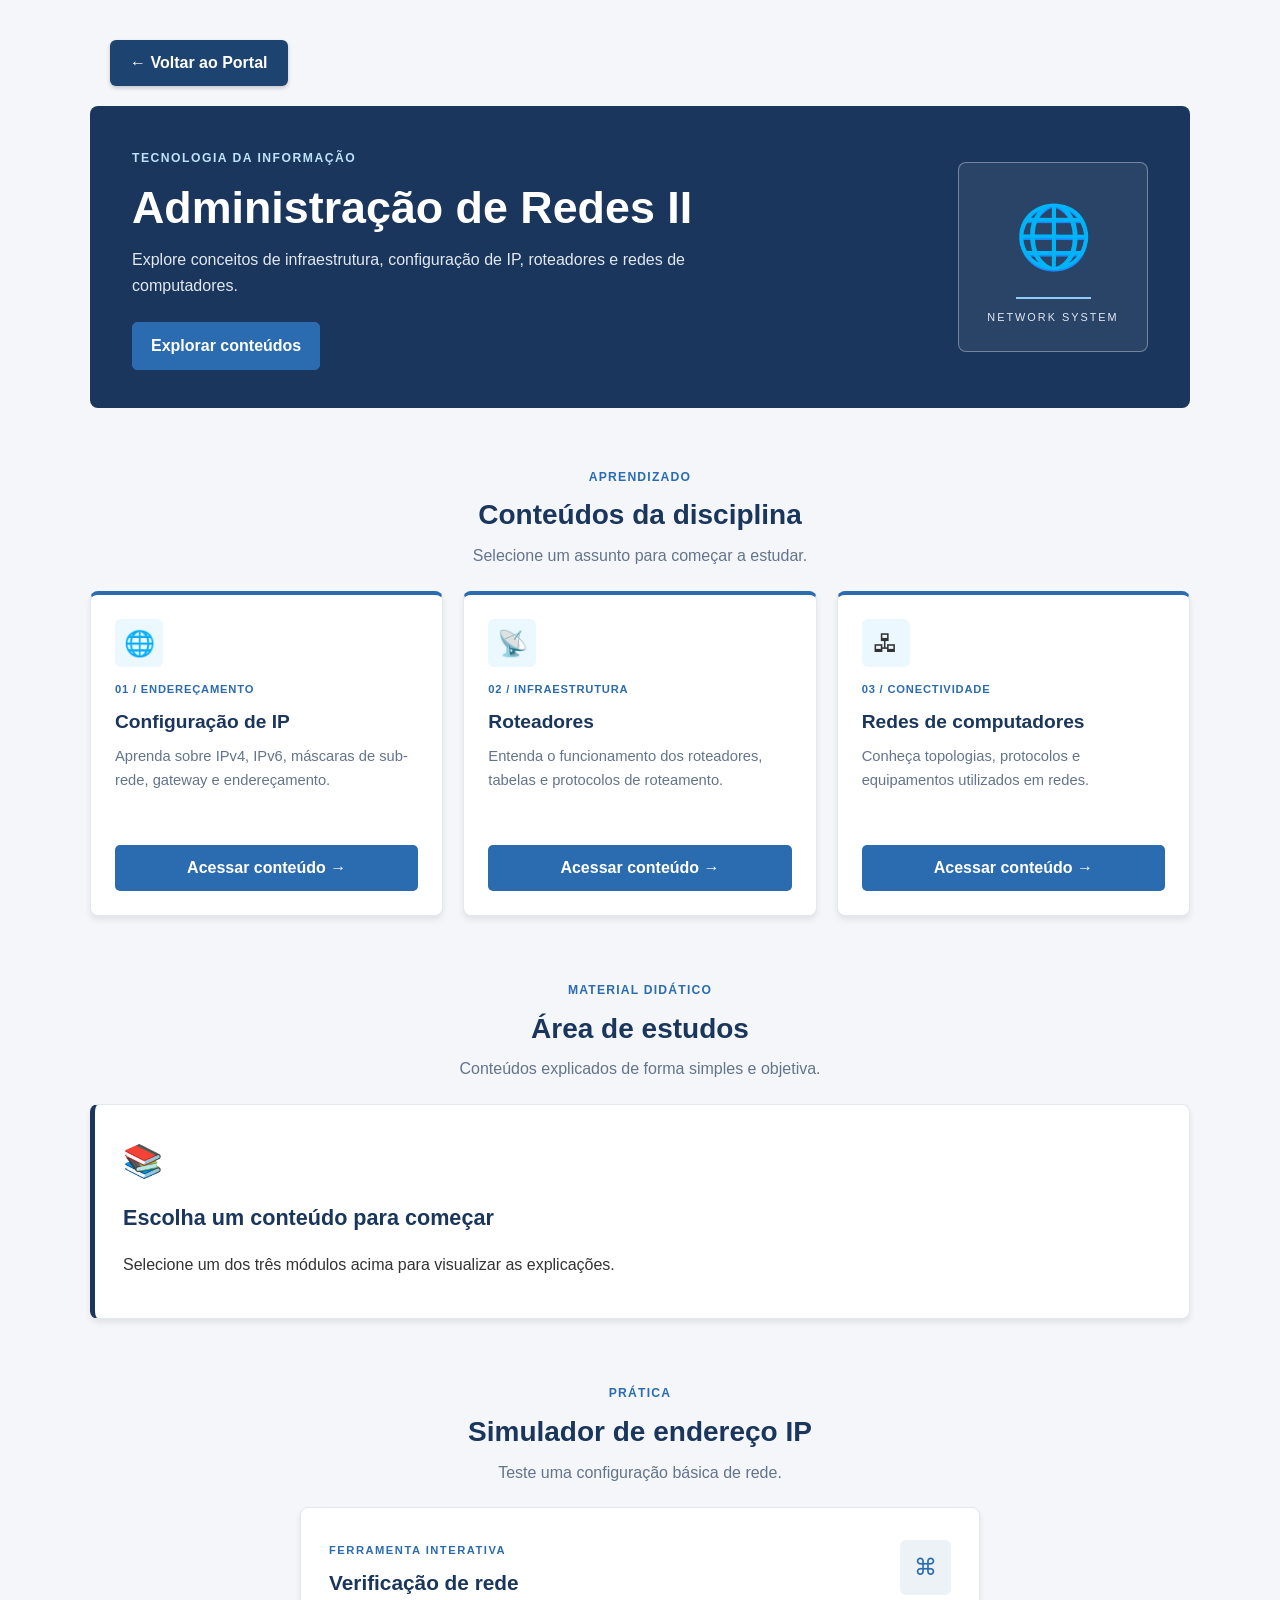
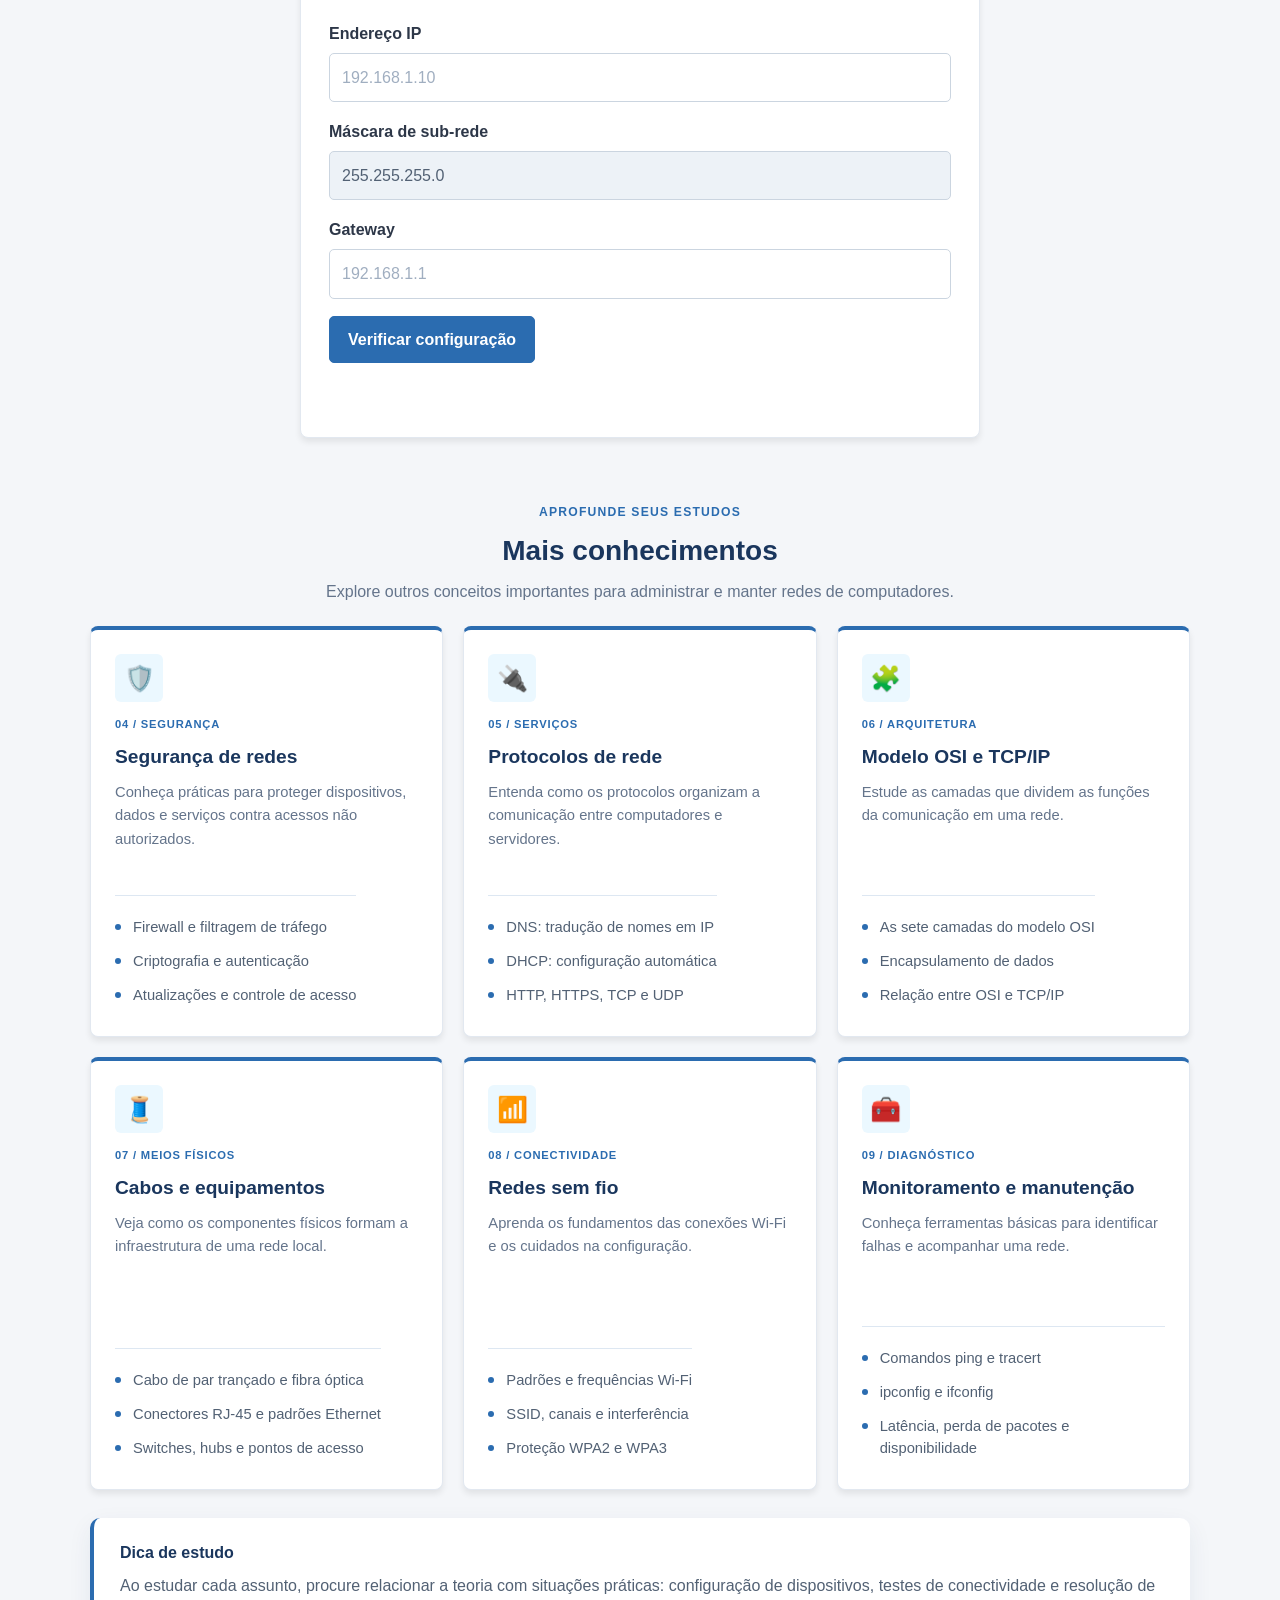
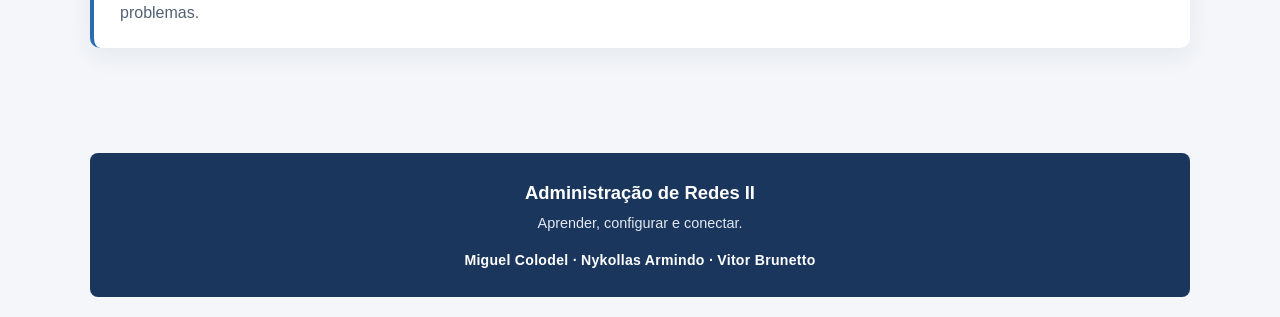
<file: disciplinas/redes-2/redes.html>
<!DOCTYPE html>
<html lang="pt-BR">

<head>
    <meta charset="UTF-8">
    <meta name="viewport" content="width=device-width, initial-scale=1.0">
    <title>Administração de Redes II</title>
    <link rel="stylesheet" href="redes.css">
    <script src="redes.js" defer></script>
</head>

<body>

    <main class="redes-page">

        <a href="../../index.html" class="link-voltar"
            style="display:inline-block; padding: 10px 20px; margin: 20px; font-weight: bold; background-color: #1d4370; color: #ffffff; border-radius: 6px; text-decoration: none; font-family: sans-serif; box-shadow: 0 2px 4px rgba(0,0,0,0.2);">
            ← Voltar ao Portal
        </a>

        <header class="hero">
            <div class="hero-content">
                <span class="tag">TECNOLOGIA DA INFORMAÇÃO</span>

                <h1>Administração de Redes II</h1>

                <p>
                    Explore conceitos de infraestrutura, configuração de IP,
                    roteadores e redes de computadores.
                </p>

                <a href="#conteudos" class="btn-primary">
                    Explorar conteúdos
                </a>
            </div>

            <div class="hero-visual">
                <div class="network-icon">🌐</div>
                <div class="network-line"></div>
                <div class="network-label">NETWORK SYSTEM</div>
            </div>
        </header>

        <section class="container" id="conteudos">

            <div class="section-title">
                <span>APRENDIZADO</span>
                <h2>Conteúdos da disciplina</h2>
                <p>Selecione um assunto para começar a estudar.</p>
            </div>

            <div class="cards">

                <article class="card">
                    <div class="card-icon">🌐</div>
                    <span class="card-number">01 / ENDEREÇAMENTO</span>
                    <h3>Configuração de IP</h3>
                    <p>
                        Aprenda sobre IPv4, IPv6, máscaras de sub-rede,
                        gateway e endereçamento.
                    </p>
                    <button data-aula="ip">Acessar conteúdo →</button>
                </article>

                <article class="card">
                    <div class="card-icon">📡</div>
                    <span class="card-number">02 / INFRAESTRUTURA</span>
                    <h3>Roteadores</h3>
                    <p>
                        Entenda o funcionamento dos roteadores,
                        tabelas e protocolos de roteamento.
                    </p>
                    <button data-aula="roteadores">Acessar conteúdo →</button>
                </article>

                <article class="card">
                    <div class="card-icon">🖧</div>
                    <span class="card-number">03 / CONECTIVIDADE</span>
                    <h3>Redes de computadores</h3>
                    <p>
                        Conheça topologias, protocolos e equipamentos
                        utilizados em redes.
                    </p>
                    <button data-aula="redes">Acessar conteúdo →</button>
                </article>

            </div>
        </section>

        <section class="container lesson-section" id="aulas">

            <div class="section-title">
                <span>MATERIAL DIDÁTICO</span>
                <h2>Área de estudos</h2>
                <p>Conteúdos explicados de forma simples e objetiva.</p>
            </div>

            <div class="lesson-box" id="conteudo-aula">
                <div class="lesson-placeholder">📚</div>
                <h3>Escolha um conteúdo para começar</h3>
                <p>
                    Selecione um dos três módulos acima para visualizar
                    as explicações.
                </p>
            </div>

        </section>

        <section class="container">

            <div class="section-title">
                <span>PRÁTICA</span>
                <h2>Simulador de endereço IP</h2>
                <p>Teste uma configuração básica de rede.</p>
            </div>

            <div class="simulator">

                <div class="simulator-heading">
                    <div>
                        <span class="small-label">FERRAMENTA INTERATIVA</span>
                        <h3>Verificação de rede</h3>
                    </div>
                    <span class="simulator-icon">⌘</span>
                </div>

                <div class="input-group">
                    <label for="ip">Endereço IP</label>
                    <input type="text" id="ip" placeholder="192.168.1.10" inputmode="numeric" maxlength="15"
                        autocomplete="off">
                </div>

                <div class="input-group">
                    <label for="mascara">Máscara de sub-rede</label>
                    <input type="text" id="mascara" value="255.255.255.0" readonly
                        aria-label="Máscara de sub-rede automática">
                </div>

                <div class="input-group">
                    <label for="gateway">Gateway</label>
                    <input type="text" id="gateway" placeholder="192.168.1.1" inputmode="numeric" maxlength="15"
                        autocomplete="off">
                </div>

                <button id="verificar-ip">Verificar configuração</button>

                <div id="resultado-ip" class="result"></div>

            </div>

        </section>

        <section class="container knowledge-section" id="conhecimentos">

            <div class="section-title">
                <span>APROFUNDE SEUS ESTUDOS</span>
                <h2>Mais conhecimentos</h2>
                <p>Explore outros conceitos importantes para administrar e manter redes de computadores.</p>
            </div>

            <div class="cards knowledge-cards">
                <article class="card">
                    <div class="card-icon">🛡️</div>
                    <span class="card-number">04 / SEGURANÇA</span>
                    <h3>Segurança de redes</h3>
                    <p>Conheça práticas para proteger dispositivos, dados e serviços contra acessos não autorizados.</p>
                    <ul class="knowledge-list">
                        <li>Firewall e filtragem de tráfego</li>
                        <li>Criptografia e autenticação</li>
                        <li>Atualizações e controle de acesso</li>
                    </ul>
                </article>

                <article class="card">
                    <div class="card-icon">🔌</div>
                    <span class="card-number">05 / SERVIÇOS</span>
                    <h3>Protocolos de rede</h3>
                    <p>Entenda como os protocolos organizam a comunicação entre computadores e servidores.</p>
                    <ul class="knowledge-list">
                        <li>DNS: tradução de nomes em IP</li>
                        <li>DHCP: configuração automática</li>
                        <li>HTTP, HTTPS, TCP e UDP</li>
                    </ul>
                </article>

                <article class="card">
                    <div class="card-icon">🧩</div>
                    <span class="card-number">06 / ARQUITETURA</span>
                    <h3>Modelo OSI e TCP/IP</h3>
                    <p>Estude as camadas que dividem as funções da comunicação em uma rede.</p>
                    <ul class="knowledge-list">
                        <li>As sete camadas do modelo OSI</li>
                        <li>Encapsulamento de dados</li>
                        <li>Relação entre OSI e TCP/IP</li>
                    </ul>
                </article>

                <article class="card">
                    <div class="card-icon">🧵</div>
                    <span class="card-number">07 / MEIOS FÍSICOS</span>
                    <h3>Cabos e equipamentos</h3>
                    <p>Veja como os componentes físicos formam a infraestrutura de uma rede local.</p>
                    <ul class="knowledge-list">
                        <li>Cabo de par trançado e fibra óptica</li>
                        <li>Conectores RJ-45 e padrões Ethernet</li>
                        <li>Switches, hubs e pontos de acesso</li>
                    </ul>
                </article>

                <article class="card">
                    <div class="card-icon">📶</div>
                    <span class="card-number">08 / CONECTIVIDADE</span>
                    <h3>Redes sem fio</h3>
                    <p>Aprenda os fundamentos das conexões Wi-Fi e os cuidados na configuração.</p>
                    <ul class="knowledge-list">
                        <li>Padrões e frequências Wi-Fi</li>
                        <li>SSID, canais e interferência</li>
                        <li>Proteção WPA2 e WPA3</li>
                    </ul>
                </article>

                <article class="card">
                    <div class="card-icon">🧰</div>
                    <span class="card-number">09 / DIAGNÓSTICO</span>
                    <h3>Monitoramento e manutenção</h3>
                    <p>Conheça ferramentas básicas para identificar falhas e acompanhar uma rede.</p>
                    <ul class="knowledge-list">
                        <li>Comandos ping e tracert</li>
                        <li>ipconfig e ifconfig</li>
                        <li>Latência, perda de pacotes e disponibilidade</li>
                    </ul>
                </article>
            </div>

            <div class="knowledge-note">
                <strong>Dica de estudo</strong>
                <p>Ao estudar cada assunto, procure relacionar a teoria com situações práticas: configuração de
                    dispositivos, testes de conectividade e resolução de problemas.</p>
            </div>

        </section>

        <footer class="footer-section">
            <h2>Administração de Redes II</h2>
            <p>Aprender, configurar e conectar.</p>
            <p class="authors">Miguel Colodel · Nykollas Armindo · Vitor Brunetto</p>
        </footer>

    </main>

</body>

</html>
</file>
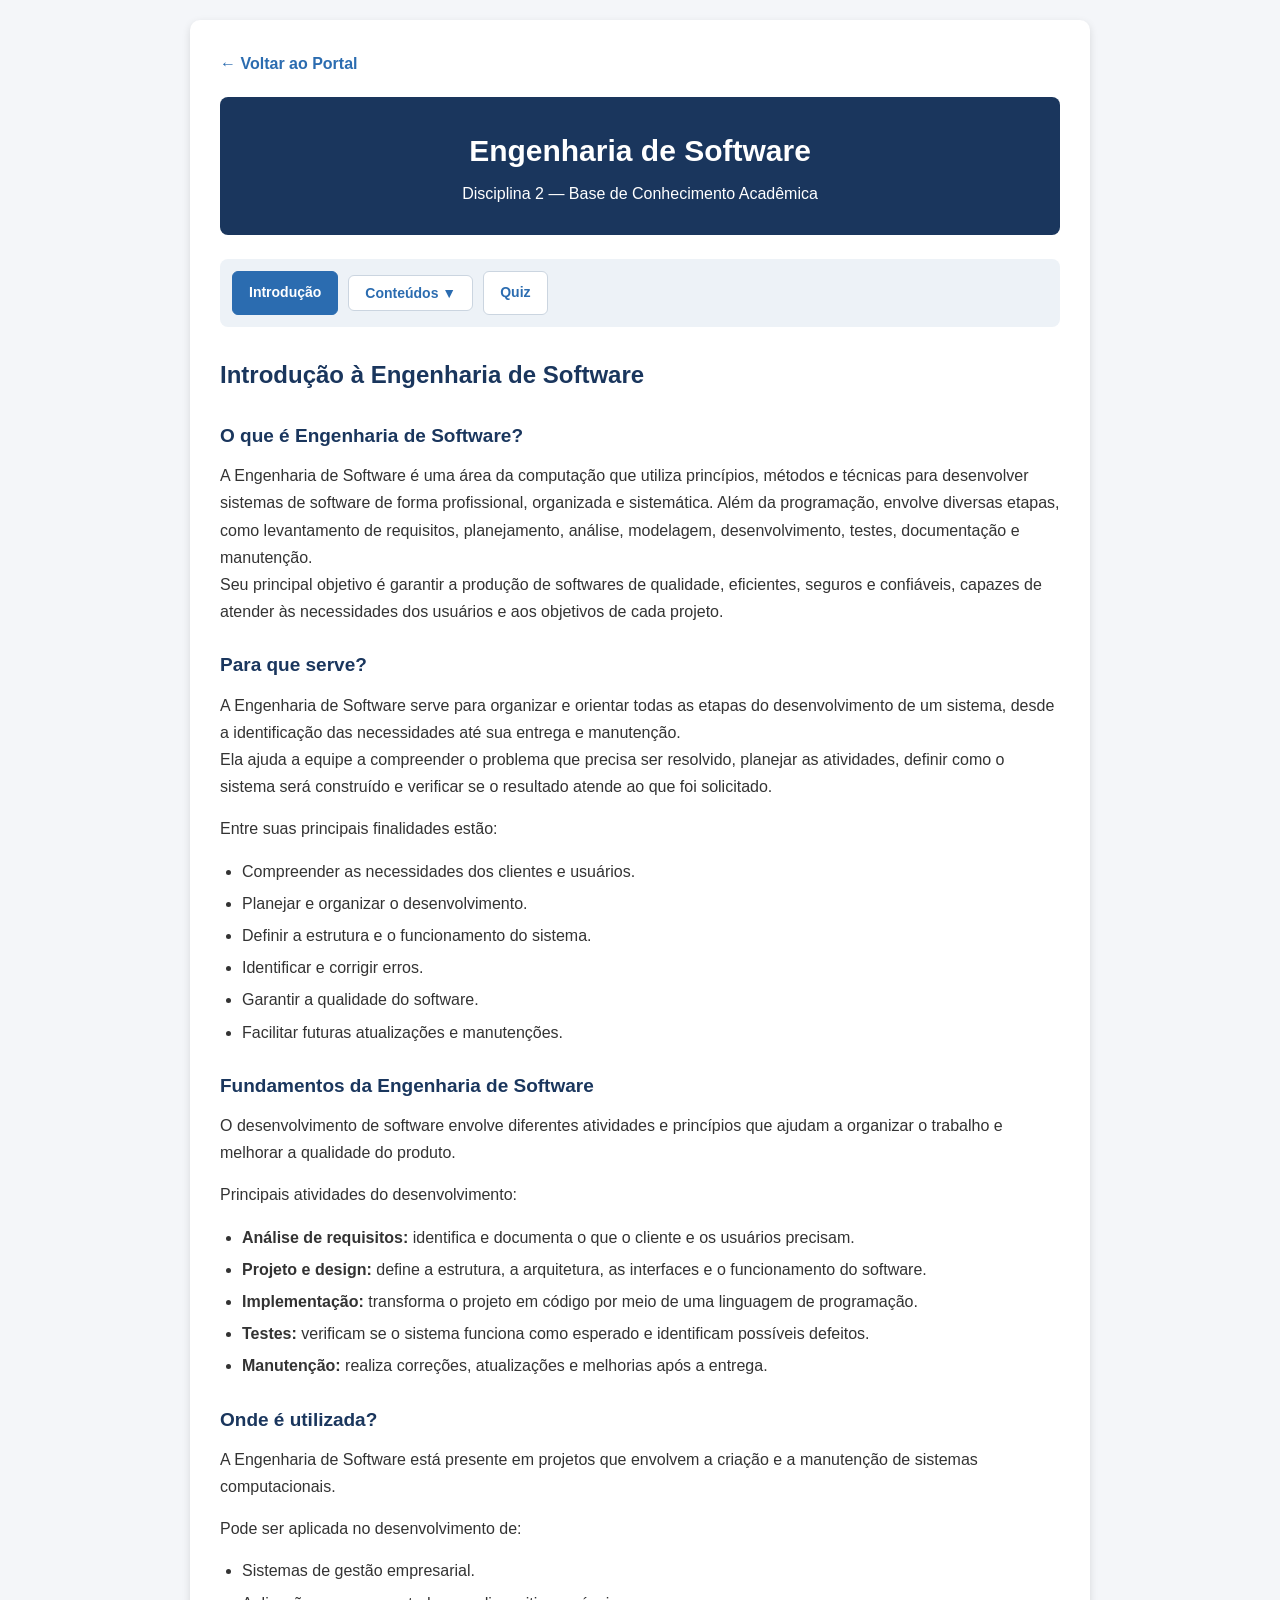
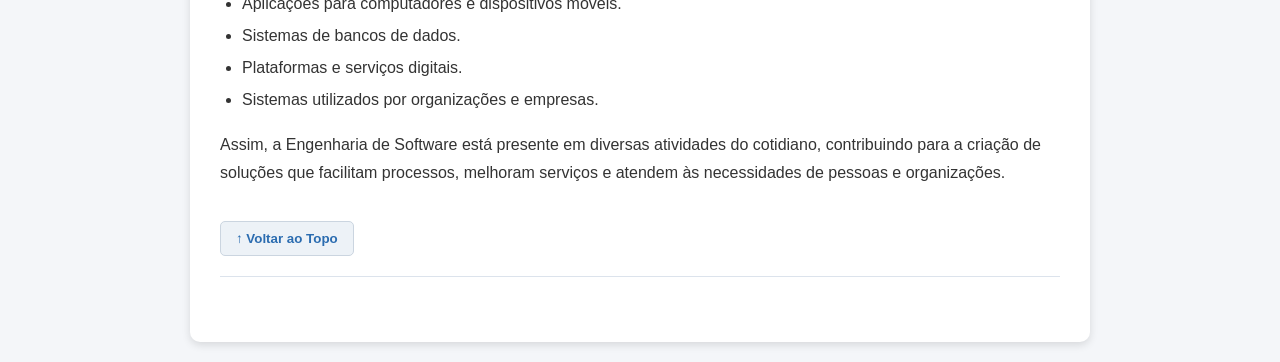
<file: disciplinas/engenharia/Engenharia_de_software/disciplina-2.html>
<!DOCTYPE html>
<html lang="pt-BR">

<head>
    <meta charset="UTF-8">
    <meta name="viewport" content="width=device-width, initial-scale=1.0">

    <title>Engenharia de Software</title>

    <link rel="stylesheet" href="css/engenharia.css">
</head>

<body>

    <main class="pagina">

        <!-- LINK PARA VOLTAR AO PORTAL -->

        <a href="../../../index.html" class="voltar">
            ← Voltar ao Portal
        </a>


        <!-- CABEÇALHO DA DISCIPLINA -->

        <header class="cabecalho">

            <h1>Engenharia de Software</h1>

            <p>Disciplina 2 — Base de Conhecimento Acadêmica</p>

        </header>


        <!-- MENU PRINCIPAL -->

        <nav class="menu-principal">

            <a href="disciplina-2.html" class="botao-menu ativo">
                Introdução
            </a>

            <button type="button" class="botao-menu" id="botao-conteudos" aria-expanded="false"
                aria-controls="lista-conteudos">

                Conteúdos ▼

            </button>

            <a href="paginas/quiz.html" class="botao-menu">
                Quiz
            </a>

        </nav>


        <!-- LISTA EXPANSÍVEL DE CONTEÚDOS -->

        <section class="lista-conteudos" id="lista-conteudos" hidden>

            <h2>Conteúdos disponíveis</h2>

            <a href="paginas/ciclo-de-vida.html">
                Ciclo de Vida e Processos
            </a>

            <a href="paginas/requisitos.html">
                Engenharia de Requisitos
            </a>

            <a href="paginas/modelagem-uml.html">
                Modelagem e UML
            </a>

            <a href="paginas/metodologias.html">
                Metodologias de Desenvolvimento
            </a>

        </section>


        <!-- INTRODUÇÃO -->

        <section class="conteudo-principal">

            <h2>Introdução à Engenharia de Software</h2>

            <h3>O que é Engenharia de Software?</h3>

            <p>
                A Engenharia de Software é uma área da computação que
                utiliza princípios, métodos e técnicas para desenvolver
                sistemas de software de forma profissional, organizada
                e sistemática. Além da programação, envolve diversas etapas,
                como levantamento de requisitos, planejamento, análise,
                modelagem, desenvolvimento, testes, documentação e manutenção.
                <br>
                Seu principal objetivo é garantir a produção de softwares de qualidade,
                eficientes, seguros e confiáveis, capazes de atender às necessidades dos usuários
                e aos objetivos de cada projeto.
            </p>

            <h3>Para que serve?</h3>

            <p>
                A Engenharia de Software serve para organizar e orientar
                todas as etapas do desenvolvimento de um sistema, desde
                a identificação das necessidades até sua entrega e manutenção.
                <br>
                Ela ajuda a equipe a compreender o problema que precisa
                ser resolvido, planejar as atividades, definir como o
                sistema será construído e verificar se o resultado atende
                ao que foi solicitado.
            </p>

            <p>Entre suas principais finalidades estão:</p>

            <ul>
                <li>Compreender as necessidades dos clientes e usuários.</li>
                <li>Planejar e organizar o desenvolvimento.</li>
                <li>Definir a estrutura e o funcionamento do sistema.</li>
                <li>Identificar e corrigir erros.</li>
                <li>Garantir a qualidade do software.</li>
                <li>Facilitar futuras atualizações e manutenções.</li>
            </ul>


            <h3>Fundamentos da Engenharia de Software</h3>

            <p>
                O desenvolvimento de software envolve diferentes
                atividades e princípios que ajudam a organizar o trabalho
                e melhorar a qualidade do produto.
            </p>

            <p>Principais atividades do desenvolvimento:</p>

            <ul>
                <li>
                    <strong>Análise de requisitos:</strong>
                    identifica e documenta o que o cliente e os usuários precisam.
                </li>

                <li>
                    <strong>Projeto e design:</strong>
                    define a estrutura, a arquitetura, as interfaces e o funcionamento do software.
                </li>

                <li>
                    <strong>Implementação:</strong>
                    transforma o projeto em código por meio de uma linguagem de programação.
                </li>

                <li>
                    <strong>Testes:</strong>
                    verificam se o sistema funciona como esperado e identificam possíveis defeitos.
                </li>

                <li>
                    <strong>Manutenção:</strong>
                    realiza correções, atualizações e melhorias após a entrega.
                </li>
            </ul>


            <h3>Onde é utilizada?</h3>

            <p>
                A Engenharia de Software está presente em projetos que
                envolvem a criação e a manutenção de sistemas computacionais.
            </p>

            <p>Pode ser aplicada no desenvolvimento de:</p>

            <ul>
                <li>Sistemas de gestão empresarial.</li>
                <li>Aplicações para computadores e dispositivos móveis.</li>
                <li>Sistemas de bancos de dados.</li>
                <li>Plataformas e serviços digitais.</li>
                <li>Sistemas utilizados por organizações e empresas.</li>
            </ul>

            <p>
                Assim, a Engenharia de Software está presente em diversas
                atividades do cotidiano, contribuindo para a criação de
                soluções que facilitam processos, melhoram serviços e
                atendem às necessidades de pessoas e organizações.
            </p>


            <button type="button" class="voltar-topo" onclick="window.scrollTo({ top: 0, behavior: 'smooth' })">

                ↑ Voltar ao Topo

            </button>

            <hr>

        </section>

    </main>

    <script src="js/engenharia.js"></script>

</body>

</html>
</file>
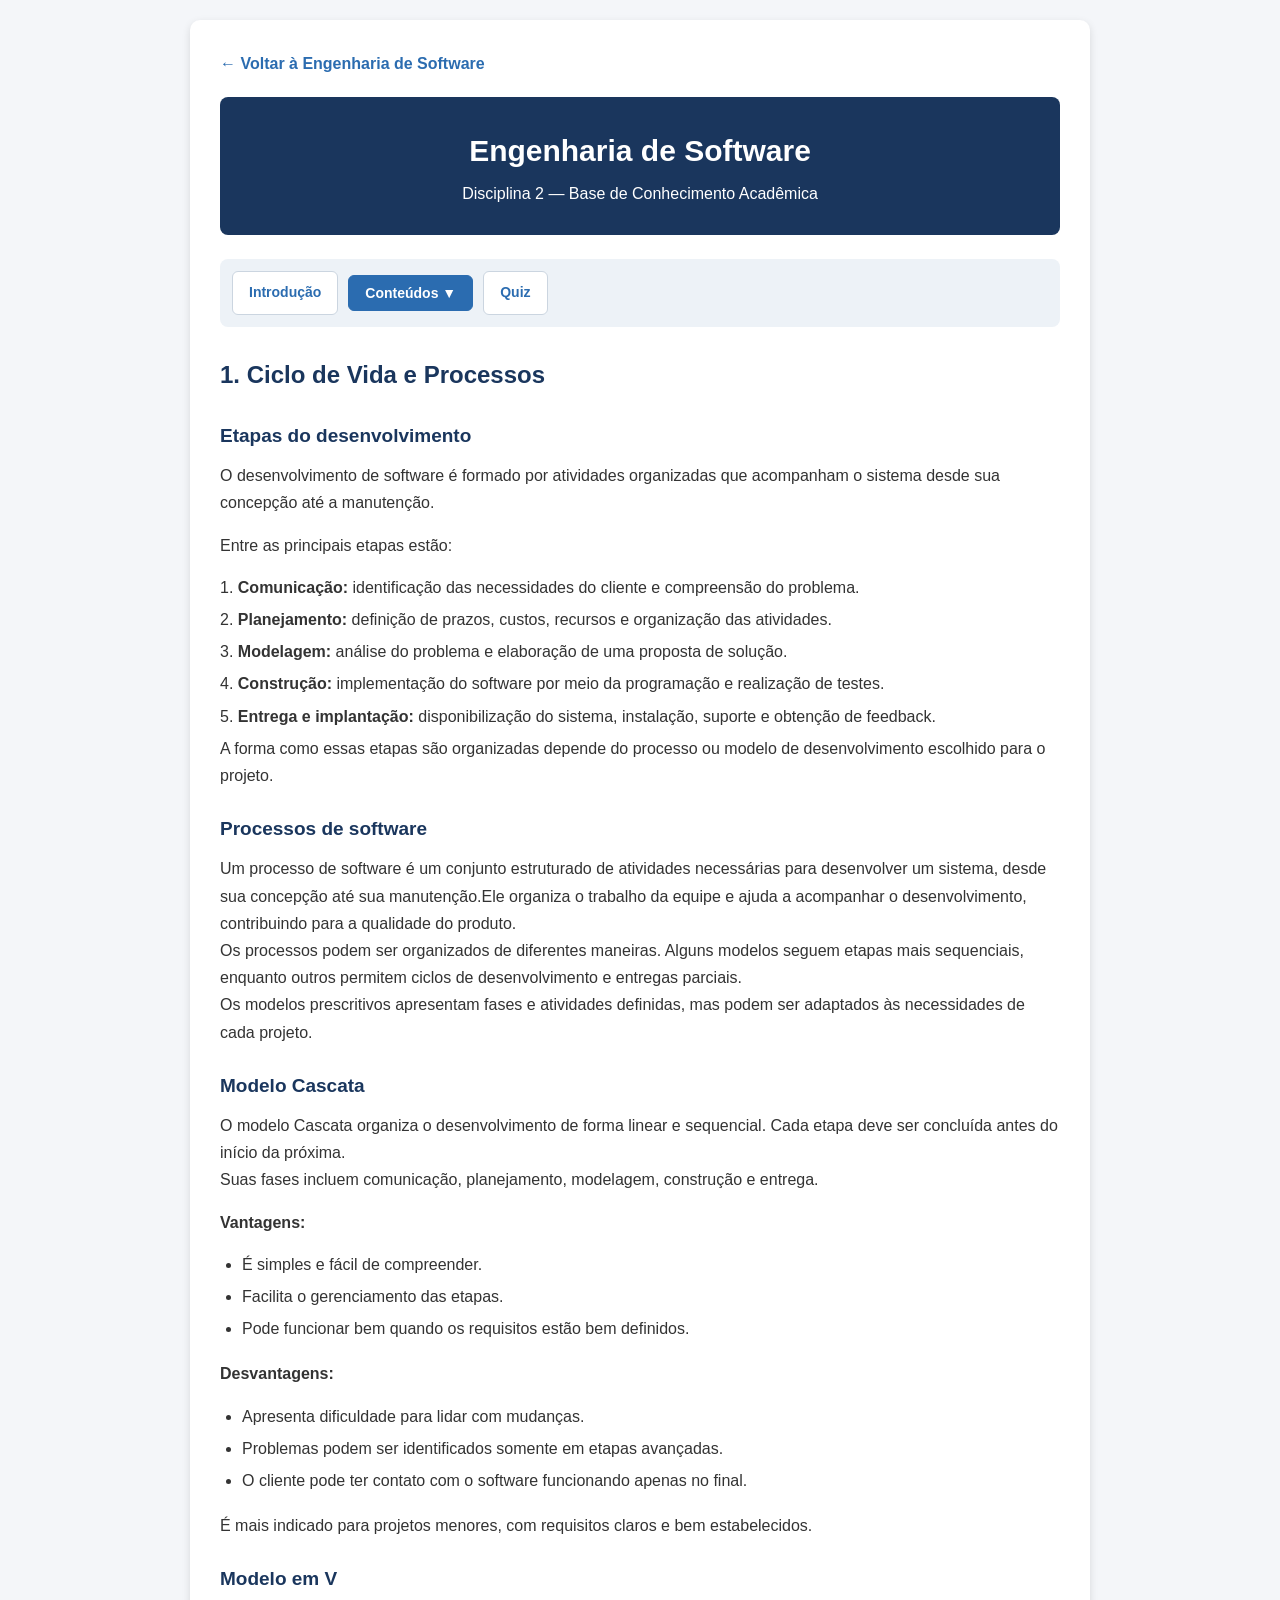
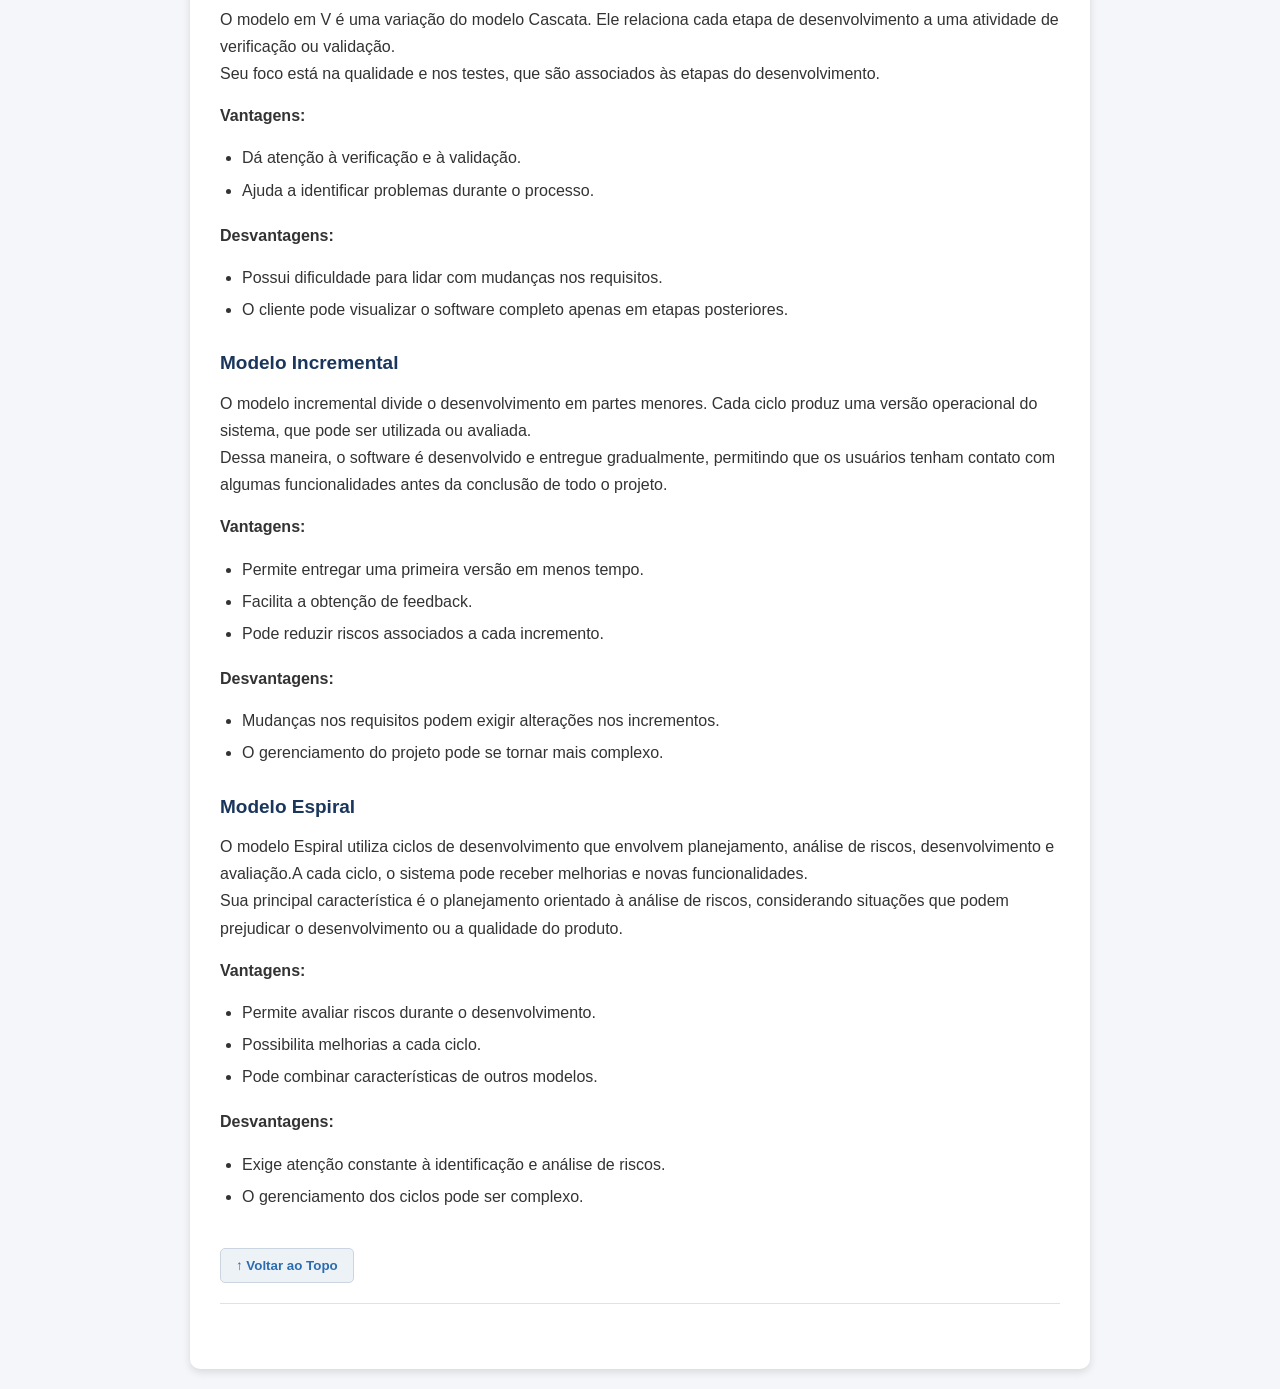
<file: disciplinas/engenharia/Engenharia_de_software/paginas/ciclo-de-vida.html>
<!DOCTYPE html>
<html lang="pt-BR">

<head>
    <meta charset="UTF-8">
    <meta name="viewport" content="width=device-width, initial-scale=1.0">

    <title>Ciclo de Vida e Processos | Engenharia de Software</title>

    <link rel="stylesheet" href="../css/engenharia.css">
</head>

<body>

    <main class="pagina">

        <a href="../disciplina-2.html" class="voltar">
            ← Voltar à Engenharia de Software
        </a>

        <header class="cabecalho">

            <h1>Engenharia de Software</h1>

            <p>Disciplina 2 — Base de Conhecimento Acadêmica</p>

        </header>

        <nav class="menu-principal">

            <a href="../disciplina-2.html" class="botao-menu">
                Introdução
            </a>

            <button
                type="button"
                class="botao-menu ativo"
                id="botao-conteudos"
                aria-expanded="false"
                aria-controls="lista-conteudos">

                Conteúdos ▼

            </button>

            <a href="quiz.html" class="botao-menu">
                Quiz
            </a>

        </nav>

        <section
            class="lista-conteudos"
            id="lista-conteudos"
            hidden>

            <h2>Conteúdos disponíveis</h2>

            <a href="ciclo-de-vida.html">
                Ciclo de Vida e Processos
            </a>

            <a href="requisitos.html">
                Engenharia de Requisitos
            </a>

            <a href="modelagem-uml.html">
                Modelagem e UML
            </a>

            <a href="metodologias.html">
                Metodologias de Desenvolvimento
            </a>

        </section>

        <section class="conteudo-principal">

            <h2>1. Ciclo de Vida e Processos</h2>

            <h3>Etapas do desenvolvimento</h3>

            <p>
                O desenvolvimento de software é formado por atividades
                organizadas que acompanham o sistema desde sua concepção
                até a manutenção.
            </p>

            <p>Entre as principais etapas estão:</p>

            <ol>
                <li>
                    <strong>Comunicação:</strong>
                    identificação das necessidades do cliente e compreensão do problema.
                </li>

                <li>
                    <strong>Planejamento:</strong>
                    definição de prazos, custos, recursos e organização das atividades.
                </li>

                <li>
                    <strong>Modelagem:</strong>
                    análise do problema e elaboração de uma proposta de solução.
                </li>

                <li>
                    <strong>Construção:</strong>
                    implementação do software por meio da programação e realização de testes.
                </li>

                <li>
                    <strong>Entrega e implantação:</strong>
                    disponibilização do sistema, instalação, suporte e obtenção de feedback.
                </li>
            </ol>

            <p>
                A forma como essas etapas são organizadas depende do
                processo ou modelo de desenvolvimento escolhido para
                o projeto.
            </p>

            <h3>Processos de software</h3>

            <p>
                Um processo de software é um conjunto estruturado de
                atividades necessárias para desenvolver um sistema,
                desde sua concepção até sua manutenção.Ele organiza o 
                trabalho da equipe e ajuda a acompanhar
                o desenvolvimento, contribuindo para a qualidade do produto.
                <br>
                Os processos podem ser organizados de diferentes maneiras.
                Alguns modelos seguem etapas mais sequenciais, enquanto
                outros permitem ciclos de desenvolvimento e entregas parciais.
                <br>
                Os modelos prescritivos apresentam fases e atividades
                definidas, mas podem ser adaptados às necessidades de cada projeto.
            </p>


            <h3>Modelo Cascata</h3>

            <p>
                O modelo Cascata organiza o desenvolvimento de forma
                linear e sequencial. Cada etapa deve ser concluída
                antes do início da próxima.
                <br>
                Suas fases incluem comunicação, planejamento, modelagem,
                construção e entrega.
            </p>

            <p><strong>Vantagens:</strong></p>

            <ul>
                <li>É simples e fácil de compreender.</li>
                <li>Facilita o gerenciamento das etapas.</li>
                <li>Pode funcionar bem quando os requisitos estão bem definidos.</li>
            </ul>

            <p><strong>Desvantagens:</strong></p>

            <ul>
                <li>Apresenta dificuldade para lidar com mudanças.</li>
                <li>Problemas podem ser identificados somente em etapas avançadas.</li>
                <li>O cliente pode ter contato com o software funcionando apenas no final.</li>
            </ul>

            <p>
                É mais indicado para projetos menores, com requisitos
                claros e bem estabelecidos.
            </p>

            <h3>Modelo em V</h3>

            <p>
                O modelo em V é uma variação do modelo Cascata.
                Ele relaciona cada etapa de desenvolvimento a uma
                atividade de verificação ou validação.
                <br>
                Seu foco está na qualidade e nos testes, que são
                associados às etapas do desenvolvimento.
            </p>

            <p><strong>Vantagens:</strong></p>

            <ul>
                <li>Dá atenção à verificação e à validação.</li>
                <li>Ajuda a identificar problemas durante o processo.</li>
            </ul>

            <p><strong>Desvantagens:</strong></p>

            <ul>
                <li>Possui dificuldade para lidar com mudanças nos requisitos.</li>
                <li>O cliente pode visualizar o software completo apenas em etapas posteriores.</li>
            </ul>

            <h3>Modelo Incremental</h3>

            <p>
                O modelo incremental divide o desenvolvimento em partes
                menores. Cada ciclo produz uma versão operacional do
                sistema, que pode ser utilizada ou avaliada.
                <br>
                Dessa maneira, o software é desenvolvido e entregue
                gradualmente, permitindo que os usuários tenham contato
                com algumas funcionalidades antes da conclusão de todo
                o projeto.
            </p>

            <p><strong>Vantagens:</strong></p>

            <ul>
                <li>Permite entregar uma primeira versão em menos tempo.</li>
                <li>Facilita a obtenção de feedback.</li>
                <li>Pode reduzir riscos associados a cada incremento.</li>
            </ul>

            <p><strong>Desvantagens:</strong></p>

            <ul>
                <li>Mudanças nos requisitos podem exigir alterações nos incrementos.</li>
                <li>O gerenciamento do projeto pode se tornar mais complexo.</li>
            </ul>

            <h3>Modelo Espiral</h3>

            <p>
                O modelo Espiral utiliza ciclos de desenvolvimento que
                envolvem planejamento, análise de riscos, desenvolvimento
                e avaliação.A cada ciclo, o sistema pode receber melhorias e novas
                funcionalidades.
                <br>
                Sua principal característica é o planejamento orientado
                à análise de riscos, considerando situações que podem
                prejudicar o desenvolvimento ou a qualidade do produto.
            </p>

            <p><strong>Vantagens:</strong></p>

            <ul>
                <li>Permite avaliar riscos durante o desenvolvimento.</li>
                <li>Possibilita melhorias a cada ciclo.</li>
                <li>Pode combinar características de outros modelos.</li>
            </ul>

            <p><strong>Desvantagens:</strong></p>

            <ul>
                <li>Exige atenção constante à identificação e análise de riscos.</li>
                <li>O gerenciamento dos ciclos pode ser complexo.</li>
            </ul>

            <button
                type="button"
                class="voltar-topo"
                onclick="window.scrollTo({ top: 0, behavior: 'smooth' })">

                ↑ Voltar ao Topo

            </button>

            <hr>

        </section>

    </main>

    <script src="../js/engenharia.js"></script>

</body>

</html>
</file>
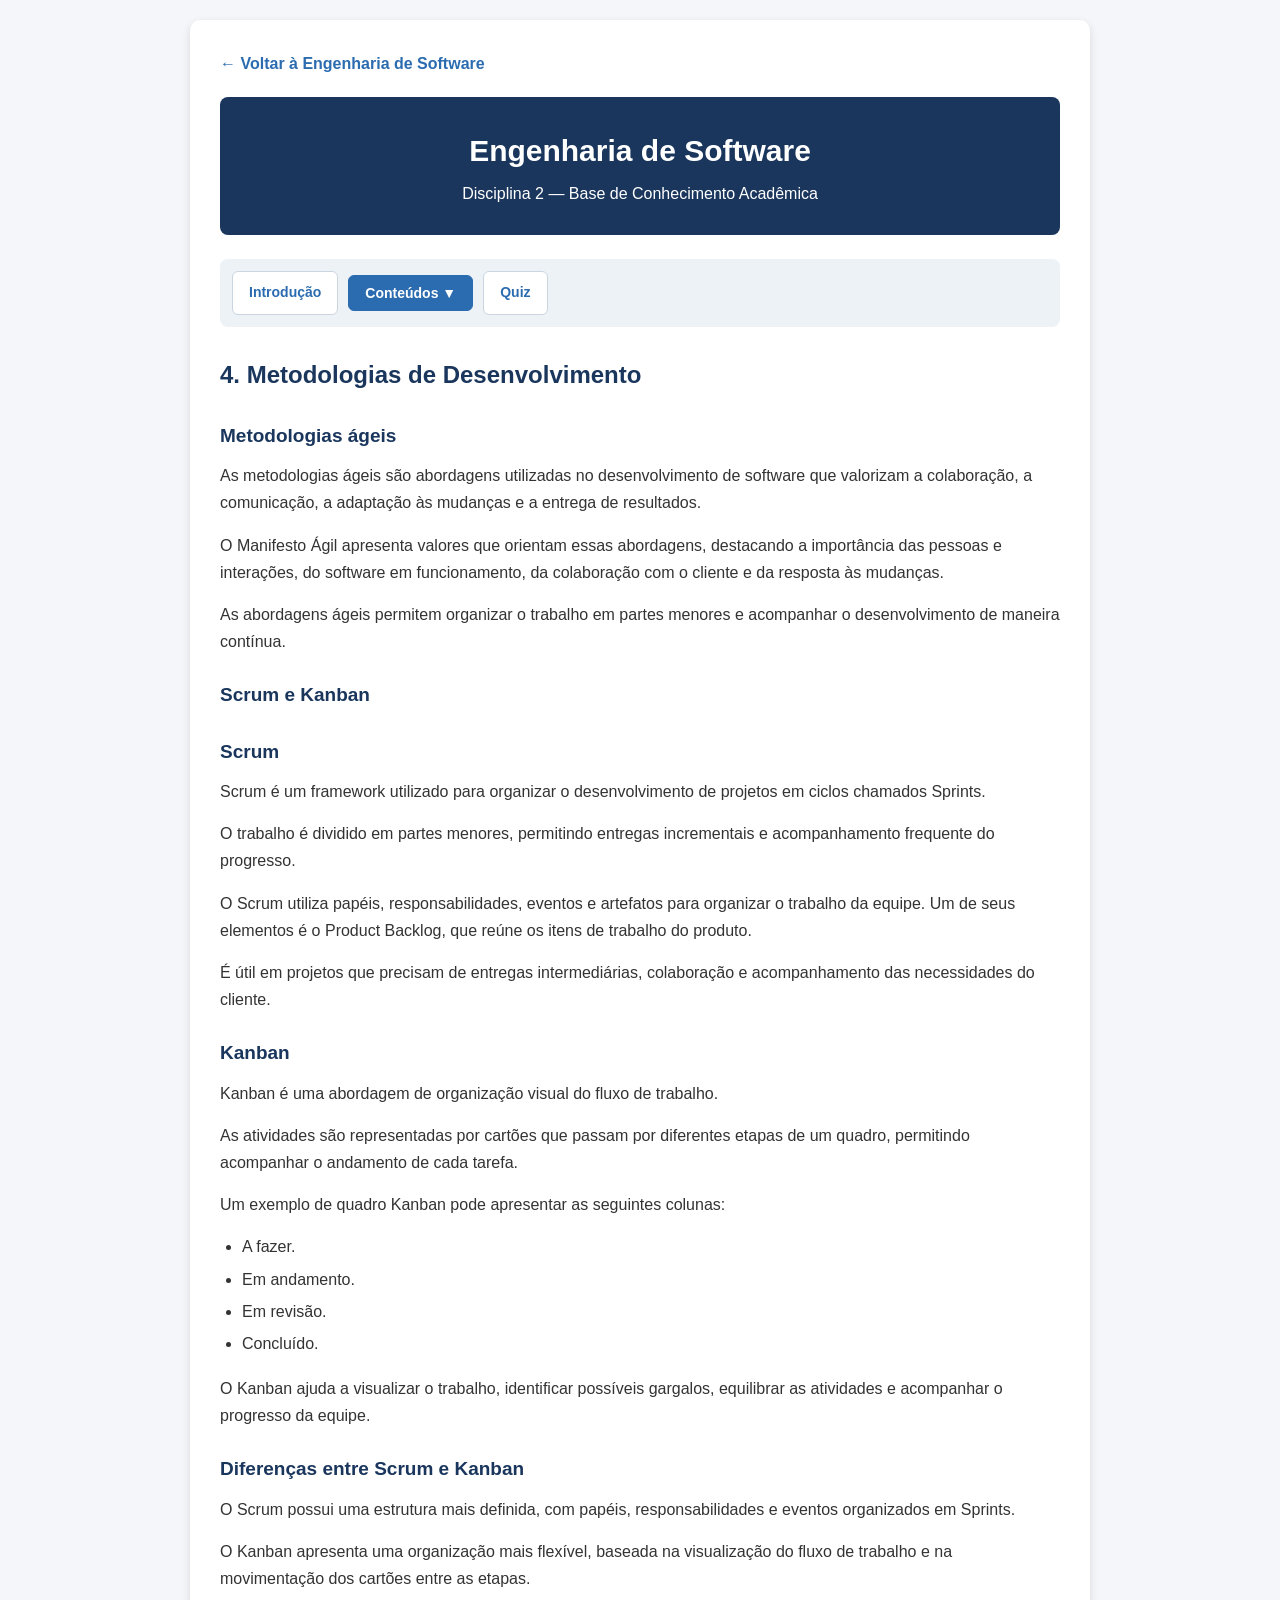
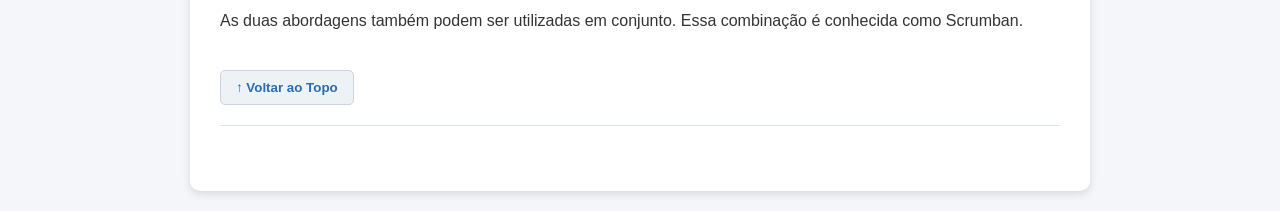
<file: disciplinas/engenharia/Engenharia_de_software/paginas/metodologias.html>
<!DOCTYPE html>
<html lang="pt-BR">

<head>
    <meta charset="UTF-8">
    <meta name="viewport" content="width=device-width, initial-scale=1.0">

    <title>Metodologias de Desenvolvimento | Engenharia de Software</title>

    <link rel="stylesheet" href="../css/engenharia.css">
</head>

<body>

    <main class="pagina">

        <a href="../disciplina-2.html" class="voltar">
            ← Voltar à Engenharia de Software
        </a>

        <header class="cabecalho">

            <h1>Engenharia de Software</h1>

            <p>Disciplina 2 — Base de Conhecimento Acadêmica</p>

        </header>

        <nav class="menu-principal">

            <a href="../disciplina-2.html" class="botao-menu">
                Introdução
            </a>

            <button
                type="button"
                class="botao-menu ativo"
                id="botao-conteudos"
                aria-expanded="false"
                aria-controls="lista-conteudos">

                Conteúdos ▼

            </button>

            <a href="quiz.html" class="botao-menu">
                Quiz
            </a>

        </nav>

        <section
            class="lista-conteudos"
            id="lista-conteudos"
            hidden>

            <h2>Conteúdos disponíveis</h2>

            <a href="ciclo-de-vida.html">
                Ciclo de Vida e Processos
            </a>

            <a href="requisitos.html">
                Engenharia de Requisitos
            </a>

            <a href="modelagem-uml.html">
                Modelagem e UML
            </a>

            <a href="metodologias.html">
                Metodologias de Desenvolvimento
            </a>

        </section>

        <section class="conteudo-principal">

            <h2>4. Metodologias de Desenvolvimento</h2>

            <h3>Metodologias ágeis</h3>

            <p>
                As metodologias ágeis são abordagens utilizadas no
                desenvolvimento de software que valorizam a colaboração,
                a comunicação, a adaptação às mudanças e a entrega de resultados.
            </p>

            <p>
                O Manifesto Ágil apresenta valores que orientam essas
                abordagens, destacando a importância das pessoas e
                interações, do software em funcionamento, da colaboração
                com o cliente e da resposta às mudanças.
            </p>

            <p>
                As abordagens ágeis permitem organizar o trabalho em
                partes menores e acompanhar o desenvolvimento de maneira contínua.
            </p>


            <h3>Scrum e Kanban</h3>

            <h3>Scrum</h3>

            <p>
                Scrum é um framework utilizado para organizar o
                desenvolvimento de projetos em ciclos chamados Sprints.
            </p>

            <p>
                O trabalho é dividido em partes menores, permitindo
                entregas incrementais e acompanhamento frequente do progresso.
            </p>

            <p>
                O Scrum utiliza papéis, responsabilidades, eventos e
                artefatos para organizar o trabalho da equipe. Um de
                seus elementos é o Product Backlog, que reúne os itens
                de trabalho do produto.
            </p>

            <p>
                É útil em projetos que precisam de entregas intermediárias,
                colaboração e acompanhamento das necessidades do cliente.
            </p>


            <h3>Kanban</h3>

            <p>
                Kanban é uma abordagem de organização visual do fluxo de trabalho.
            </p>

            <p>
                As atividades são representadas por cartões que passam
                por diferentes etapas de um quadro, permitindo acompanhar
                o andamento de cada tarefa.
            </p>

            <p>
                Um exemplo de quadro Kanban pode apresentar as seguintes colunas:
            </p>

            <ul>
                <li>A fazer.</li>
                <li>Em andamento.</li>
                <li>Em revisão.</li>
                <li>Concluído.</li>
            </ul>

            <p>
                O Kanban ajuda a visualizar o trabalho, identificar
                possíveis gargalos, equilibrar as atividades e acompanhar
                o progresso da equipe.
            </p>


            <h3>Diferenças entre Scrum e Kanban</h3>

            <p>
                O Scrum possui uma estrutura mais definida, com papéis,
                responsabilidades e eventos organizados em Sprints.
            </p>

            <p>
                O Kanban apresenta uma organização mais flexível,
                baseada na visualização do fluxo de trabalho e na
                movimentação dos cartões entre as etapas.
            </p>

            <p>
                As duas abordagens também podem ser utilizadas em conjunto.
                Essa combinação é conhecida como Scrumban.
            </p>


            <button
                type="button"
                class="voltar-topo"
                onclick="window.scrollTo({ top: 0, behavior: 'smooth' })">

                ↑ Voltar ao Topo

            </button>

            <hr>

        </section>

    </main>

    <script src="../js/engenharia.js"></script>

</body>

</html>
</file>
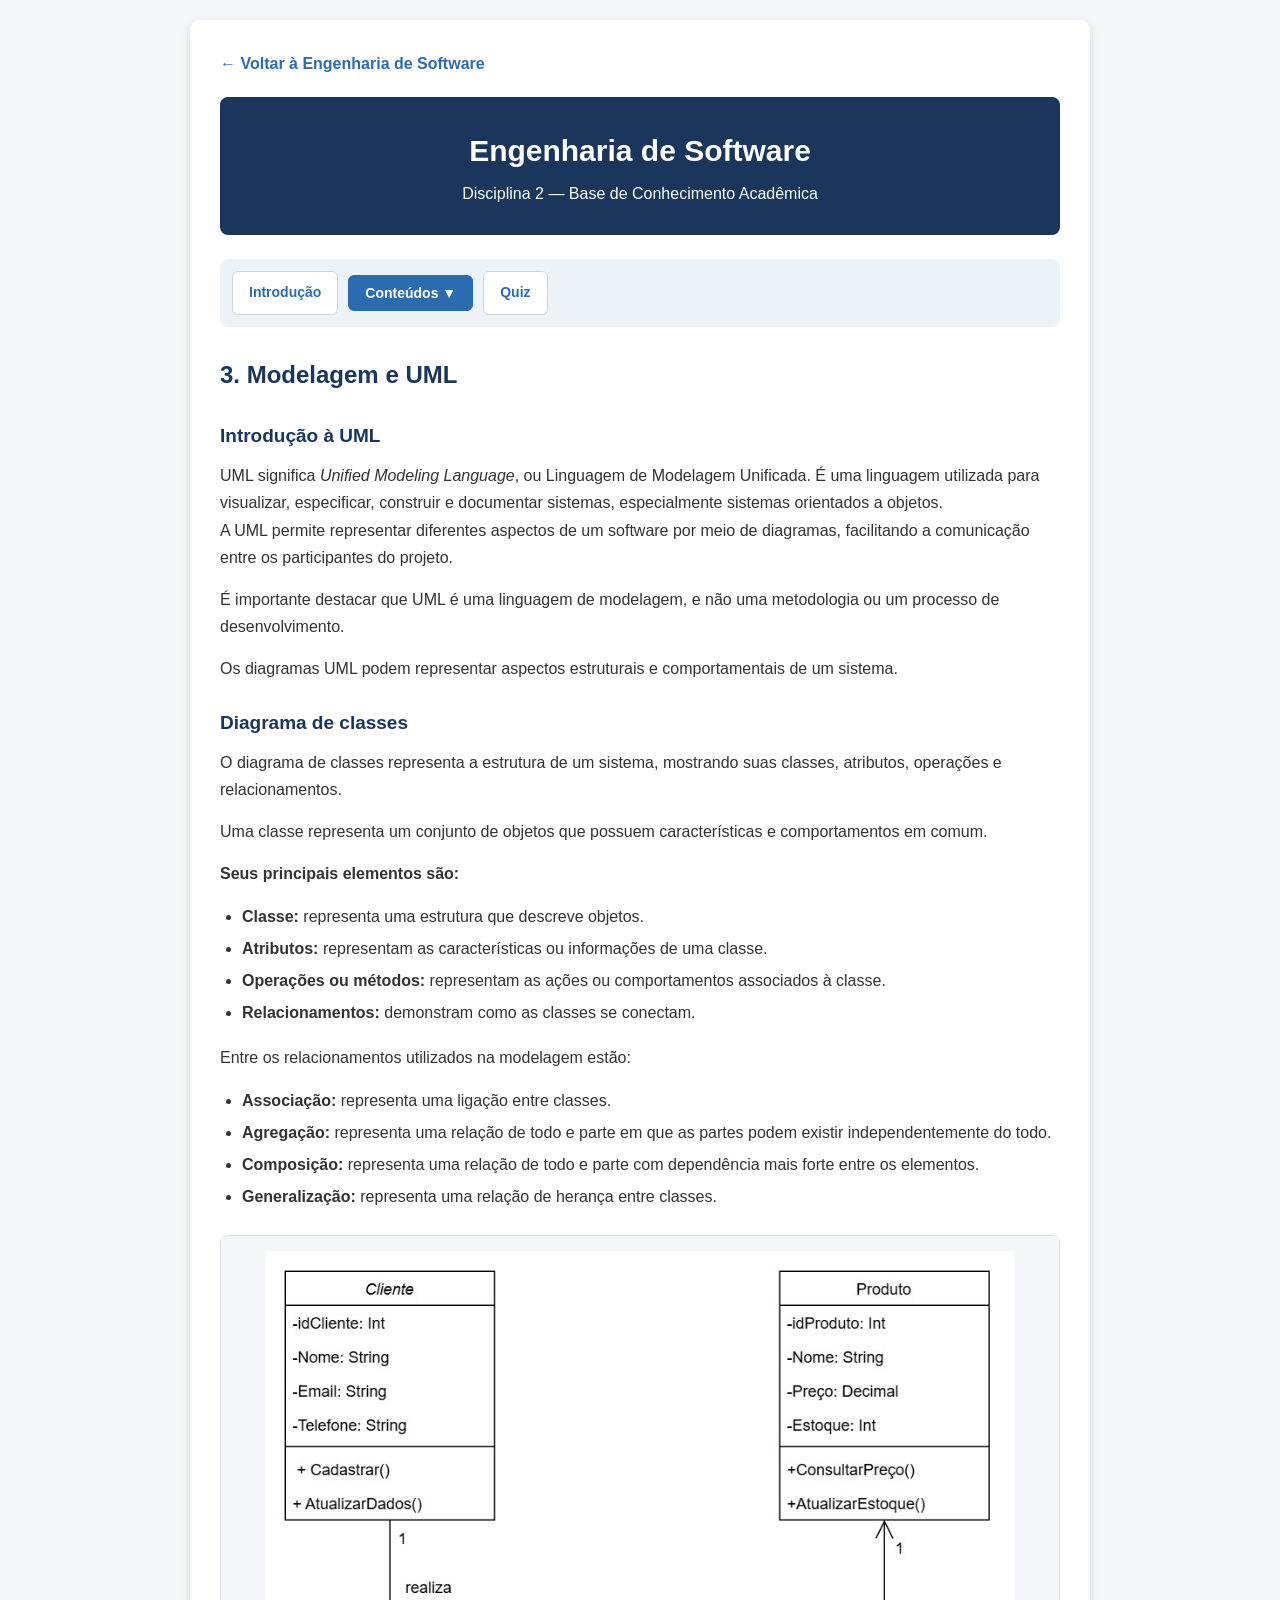
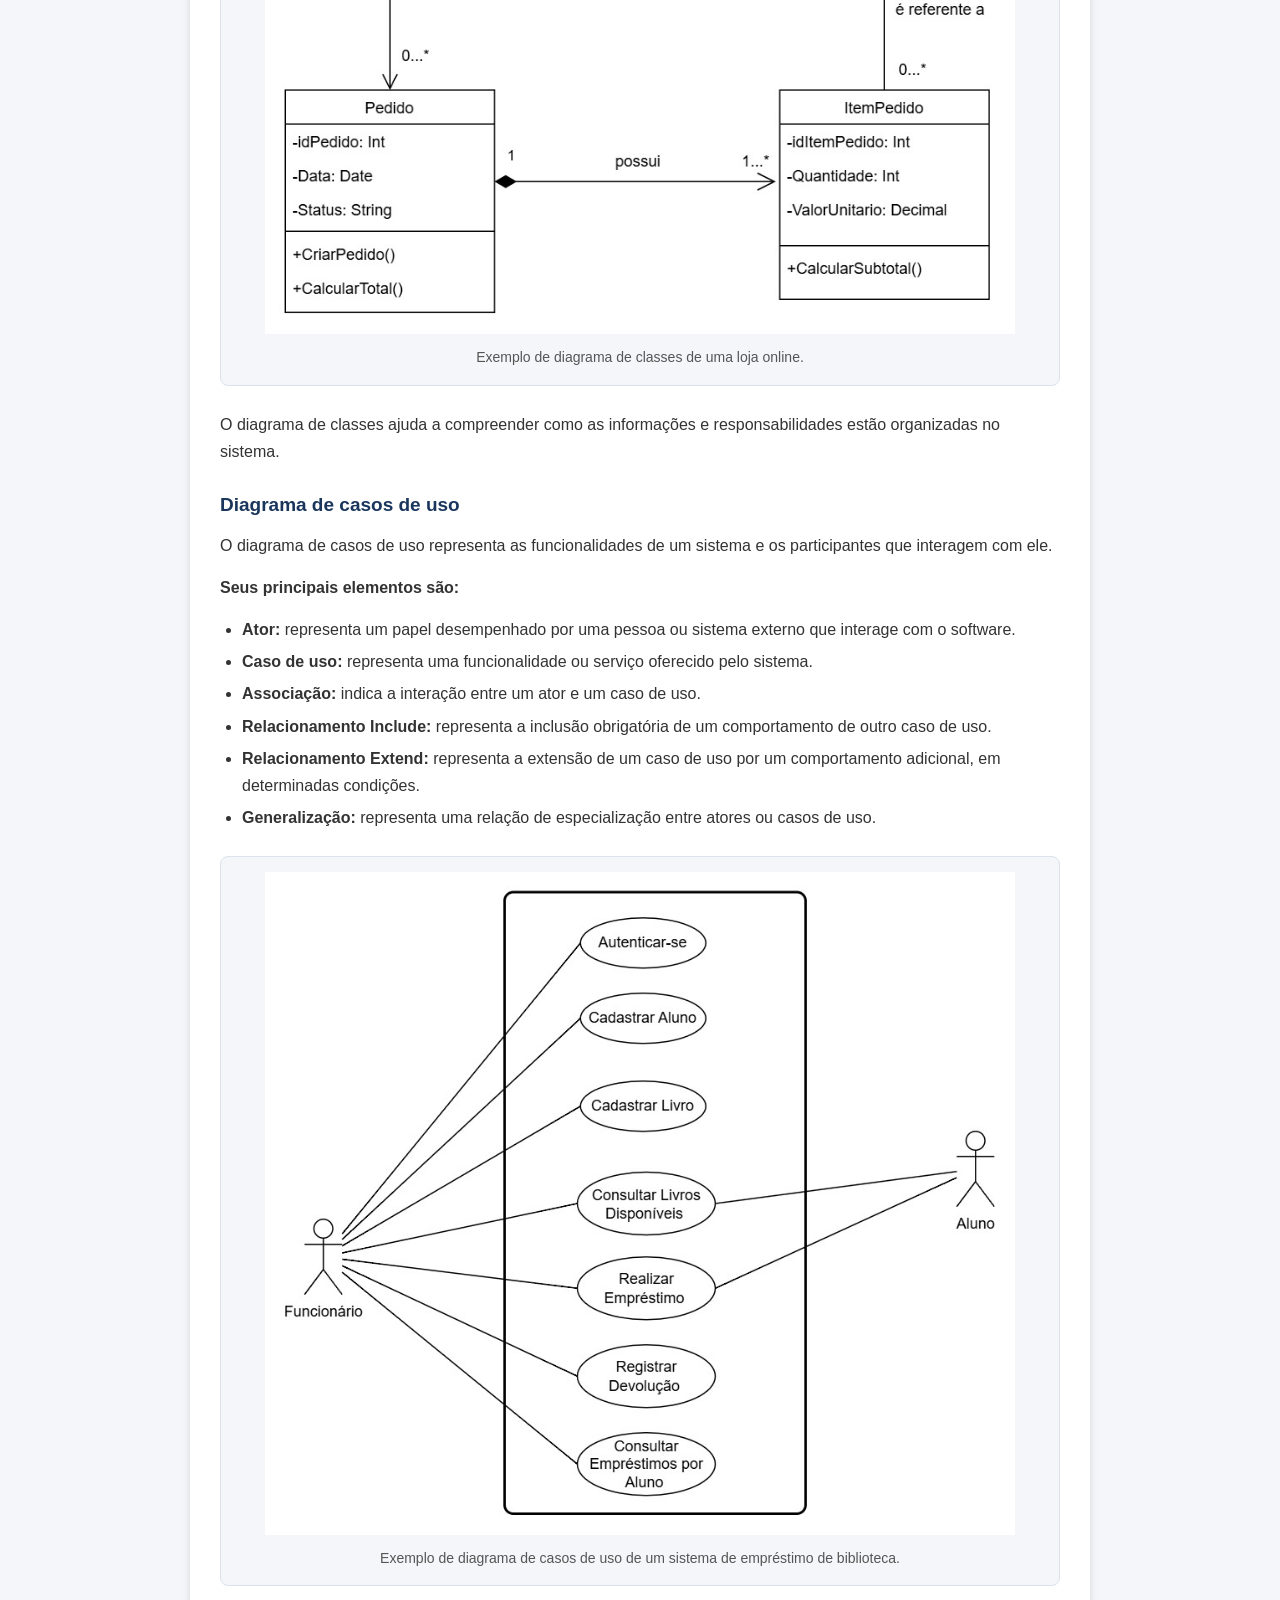
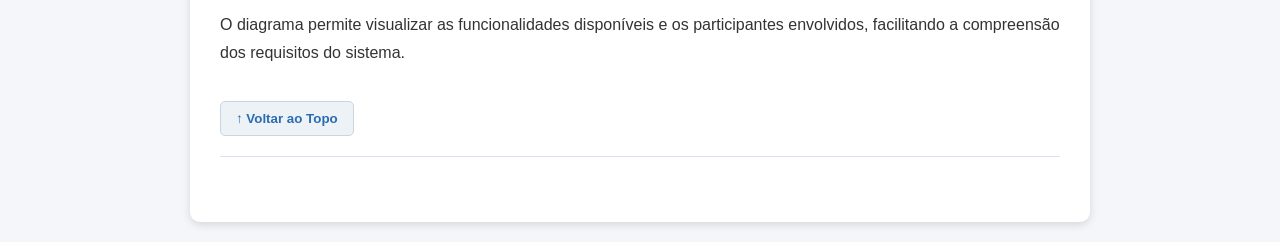
<file: disciplinas/engenharia/Engenharia_de_software/paginas/modelagem-uml.html>
<!DOCTYPE html>
<html lang="pt-BR">

<head>
    <meta charset="UTF-8">
    <meta name="viewport" content="width=device-width, initial-scale=1.0">

    <title>Modelagem e UML | Engenharia de Software</title>

    <link rel="stylesheet" href="../css/engenharia.css">
</head>

<body>

    <main class="pagina">

        <a href="../disciplina-2.html" class="voltar">
            ← Voltar à Engenharia de Software
        </a>

        <header class="cabecalho">

            <h1>Engenharia de Software</h1>

            <p>Disciplina 2 — Base de Conhecimento Acadêmica</p>

        </header>

        <nav class="menu-principal">

            <a href="../disciplina-2.html" class="botao-menu">
                Introdução
            </a>

            <button
                type="button"
                class="botao-menu ativo"
                id="botao-conteudos"
                aria-expanded="false"
                aria-controls="lista-conteudos">

                Conteúdos ▼

            </button>

            <a href="quiz.html" class="botao-menu">
                Quiz
            </a>

        </nav>

        <section
            class="lista-conteudos"
            id="lista-conteudos"
            hidden>

            <h2>Conteúdos disponíveis</h2>

            <a href="ciclo-de-vida.html">
                Ciclo de Vida e Processos
            </a>

            <a href="requisitos.html">
                Engenharia de Requisitos
            </a>

            <a href="modelagem-uml.html">
                Modelagem e UML
            </a>

            <a href="metodologias.html">
                Metodologias de Desenvolvimento
            </a>

        </section>

        <section class="conteudo-principal">

            <h2>3. Modelagem e UML</h2>

            <h3>Introdução à UML</h3>

            <p>
                UML significa <em>Unified Modeling Language</em>,
                ou Linguagem de Modelagem Unificada. É uma linguagem utilizada 
                para visualizar, especificar,
                construir e documentar sistemas, especialmente sistemas
                orientados a objetos.
                <br>
                A UML permite representar diferentes aspectos de um
                software por meio de diagramas, facilitando a comunicação
                entre os participantes do projeto.
            </p>

            <p>
                É importante destacar que UML é uma linguagem de modelagem,
                e não uma metodologia ou um processo de desenvolvimento.
            </p>

            <p>
                Os diagramas UML podem representar aspectos estruturais
                e comportamentais de um sistema.
            </p>


            <h3>Diagrama de classes</h3>

            <p>
                O diagrama de classes representa a estrutura de um sistema,
                mostrando suas classes, atributos, operações e relacionamentos.
            </p>

            <p>
                Uma classe representa um conjunto de objetos que possuem
                características e comportamentos em comum.
            </p>

            <p><strong>Seus principais elementos são:</strong></p>

            <ul>
                <li>
                    <strong>Classe:</strong>
                    representa uma estrutura que descreve objetos.
                </li>

                <li>
                    <strong>Atributos:</strong>
                    representam as características ou informações de uma classe.
                </li>

                <li>
                    <strong>Operações ou métodos:</strong>
                    representam as ações ou comportamentos associados à classe.
                </li>

                <li>
                    <strong>Relacionamentos:</strong>
                    demonstram como as classes se conectam.
                </li>
            </ul>

            <p>
                Entre os relacionamentos utilizados na modelagem estão:
            </p>

            <ul>
                <li>
                    <strong>Associação:</strong>
                    representa uma ligação entre classes.
                </li>

                <li>
                    <strong>Agregação:</strong>
                    representa uma relação de todo e parte em que as
                    partes podem existir independentemente do todo.
                </li>

                <li>
                    <strong>Composição:</strong>
                    representa uma relação de todo e parte com dependência
                    mais forte entre os elementos.
                </li>

                <li>
                    <strong>Generalização:</strong>
                    representa uma relação de herança entre classes.
                </li>
            </ul>

            <figure class="figura-diagrama">

                <img
                    src="../imagens/diagrama-classes.jpeg"
                    alt="Diagrama de classes UML de um sistema de loja online"
                    class="imagem-diagrama">

                <figcaption>
                    Exemplo de diagrama de classes de uma loja online.
                </figcaption>

            </figure>

            <p>
                O diagrama de classes ajuda a compreender como as informações
                e responsabilidades estão organizadas no sistema.
            </p>


            <h3>Diagrama de casos de uso</h3>

            <p>
                O diagrama de casos de uso representa as funcionalidades
                de um sistema e os participantes que interagem com ele.
            </p>

            <p><strong>Seus principais elementos são:</strong></p>

            <ul>
                <li>
                    <strong>Ator:</strong>
                    representa um papel desempenhado por uma pessoa
                    ou sistema externo que interage com o software.
                </li>

                <li>
                    <strong>Caso de uso:</strong>
                    representa uma funcionalidade ou serviço oferecido
                    pelo sistema.
                </li>

                <li>
                    <strong>Associação:</strong>
                    indica a interação entre um ator e um caso de uso.
                </li>

                <li>
                    <strong>Relacionamento Include:</strong>
                    representa a inclusão obrigatória de um comportamento
                    de outro caso de uso.
                </li>

                <li>
                    <strong>Relacionamento Extend:</strong>
                    representa a extensão de um caso de uso por um
                    comportamento adicional, em determinadas condições.
                </li>

                <li>
                    <strong>Generalização:</strong>
                    representa uma relação de especialização entre
                    atores ou casos de uso.
                </li>
            </ul>

            <figure class="figura-diagrama">

                <img
                    src="../imagens/diagrama-caso-de-uso.jpeg"
                    alt="Diagrama de casos de uso UML de um sistema de empréstimo de biblioteca"
                    class="imagem-diagrama">

                <figcaption>
                    Exemplo de diagrama de casos de uso de um sistema
                    de empréstimo de biblioteca.
                </figcaption>

            </figure>

            <p>
                O diagrama permite visualizar as funcionalidades disponíveis
                e os participantes envolvidos, facilitando a compreensão
                dos requisitos do sistema.
            </p>


            <button
                type="button"
                class="voltar-topo"
                onclick="window.scrollTo({ top: 0, behavior: 'smooth' })">

                ↑ Voltar ao Topo

            </button>

            <hr>

        </section>

    </main>

    <script src="../js/engenharia.js"></script>

</body>

</html>
</file>
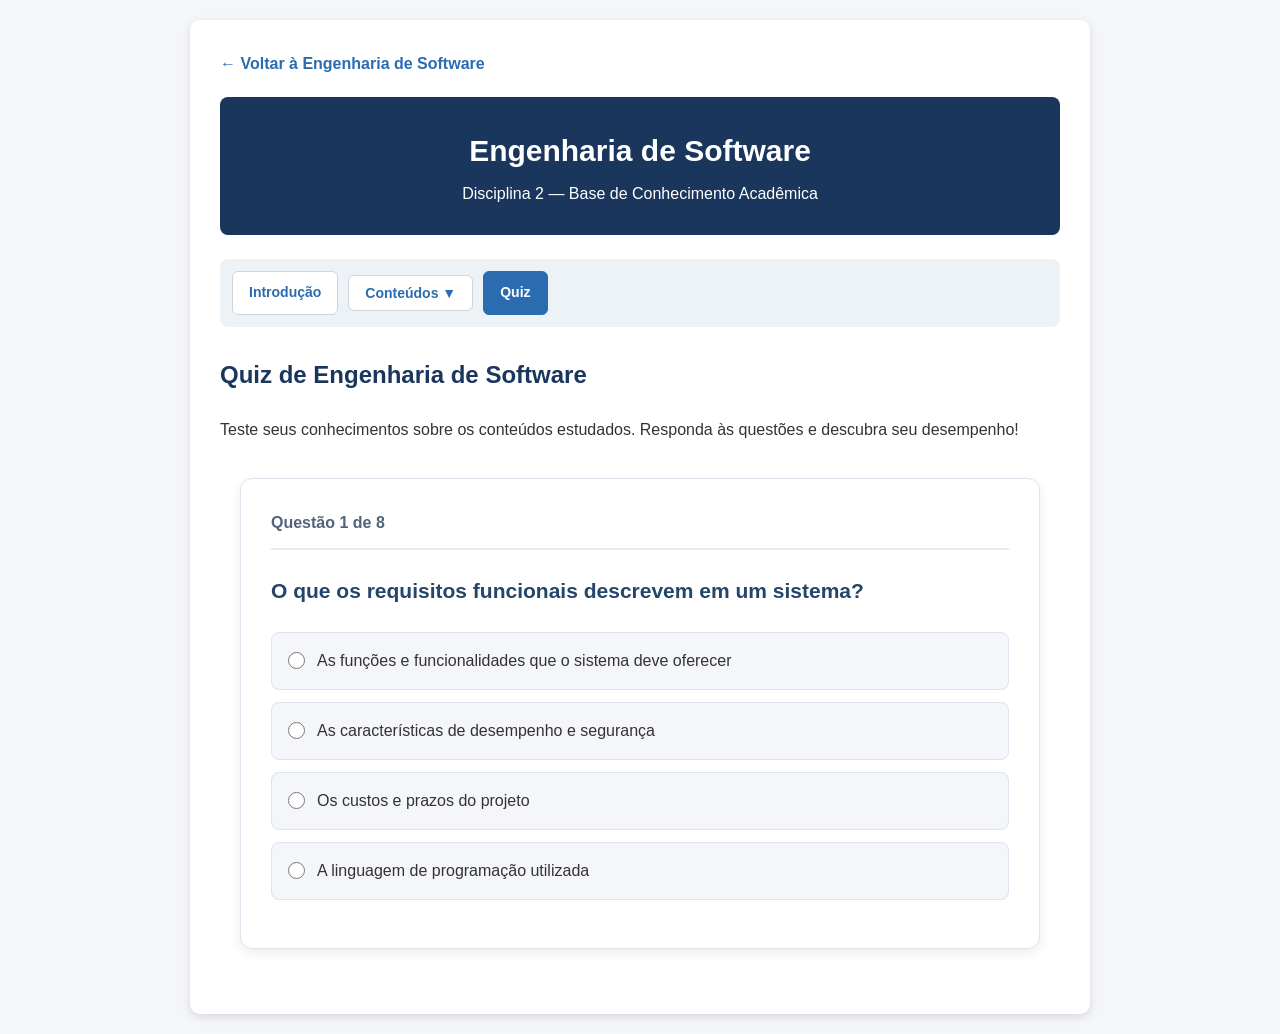
<file: disciplinas/engenharia/Engenharia_de_software/paginas/quiz.html>
<!DOCTYPE html>
<html lang="pt-BR">

<head>
    <meta charset="UTF-8">
    <meta name="viewport" content="width=device-width, initial-scale=1.0">

    <title>Quiz - Engenharia de Software</title>

    <link rel="stylesheet" href="../css/engenharia.css">
</head>

<body>

    <div class="pagina">

        <!-- LINK PARA VOLTAR -->
        <a href="../disciplina-2.html" class="voltar">
            ← Voltar à Engenharia de Software
        </a>


        <!-- CABEÇALHO -->
        <header class="cabecalho">

            <h1>Engenharia de Software</h1>

            <p>Disciplina 2 — Base de Conhecimento Acadêmica</p>

        </header>


        <!-- MENU PRINCIPAL -->
        <div class="menu-principal">

            <a href="../disciplina-2.html" class="botao-menu">
                Introdução
            </a>

            <button
                type="button"
                id="botao-conteudos"
                class="botao-menu"
                aria-expanded="false"
                aria-controls="lista-conteudos">

                Conteúdos ▼

            </button>

            <a href="quiz.html" class="botao-menu ativo">
                Quiz
            </a>

        </div>


        <!-- LISTA DE CONTEÚDOS -->
        <div id="lista-conteudos"
             class="lista-conteudos"
             hidden>

            <h2>Conteúdos de Engenharia de Software</h2>

            <a href="ciclo-de-vida.html">
                Ciclo de Vida e Processos
            </a>

            <a href="requisitos.html">
                Engenharia de Requisitos
            </a>

            <a href="modelagem-uml.html">
                Modelagem e UML
            </a>

            <a href="metodologias.html">
                Metodologias de Desenvolvimento
            </a>

        </div>


        <!-- CONTEÚDO PRINCIPAL -->
        <main class="conteudo-principal">

            <h2>Quiz de Engenharia de Software</h2>

            <p>
                Teste seus conhecimentos sobre os conteúdos estudados.
                Responda às questões e descubra seu desempenho!
            </p>

            <!-- PERGUNTAS INSERIDAS PELO JAVASCRIPT -->
            <section id="area-quiz">

            </section>

        </main>

    </div>


    <!-- JAVASCRIPT -->
    <script src="../js/engenharia.js"></script>

</body>

</html>
</file>
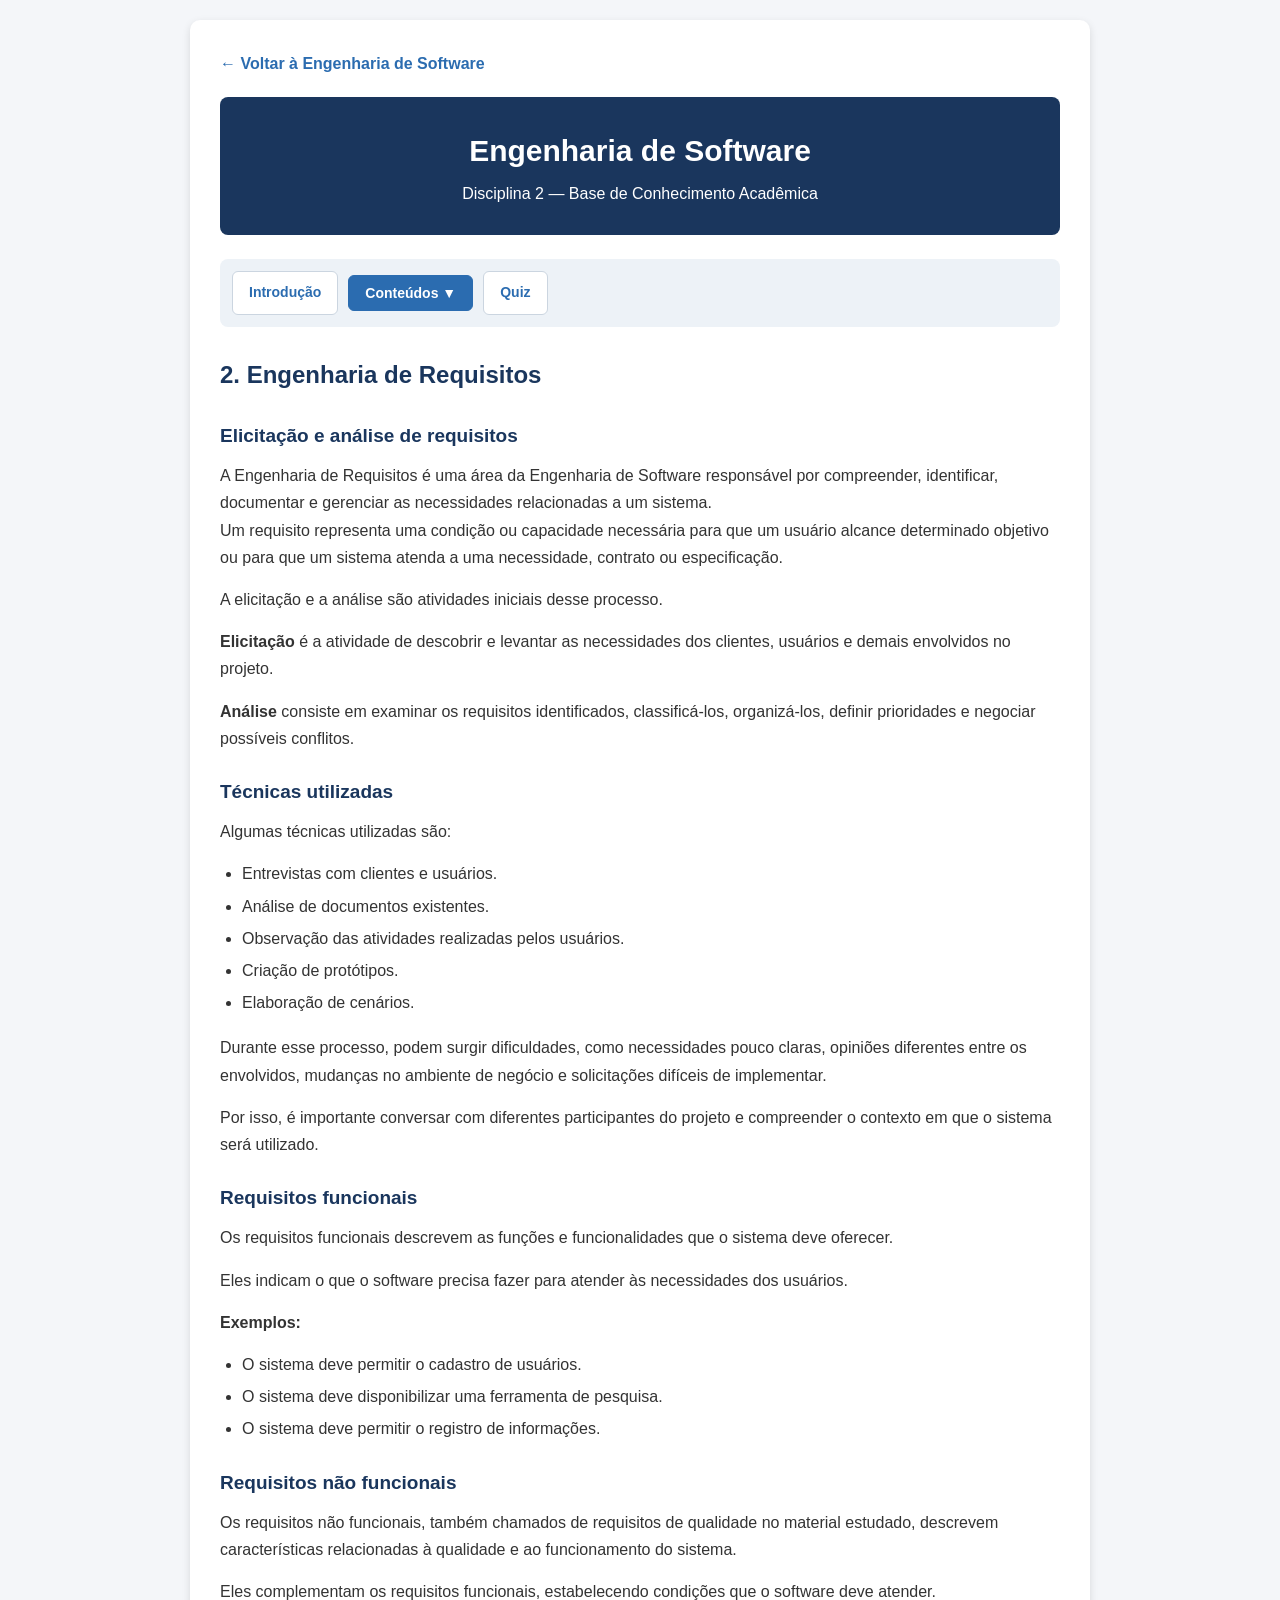
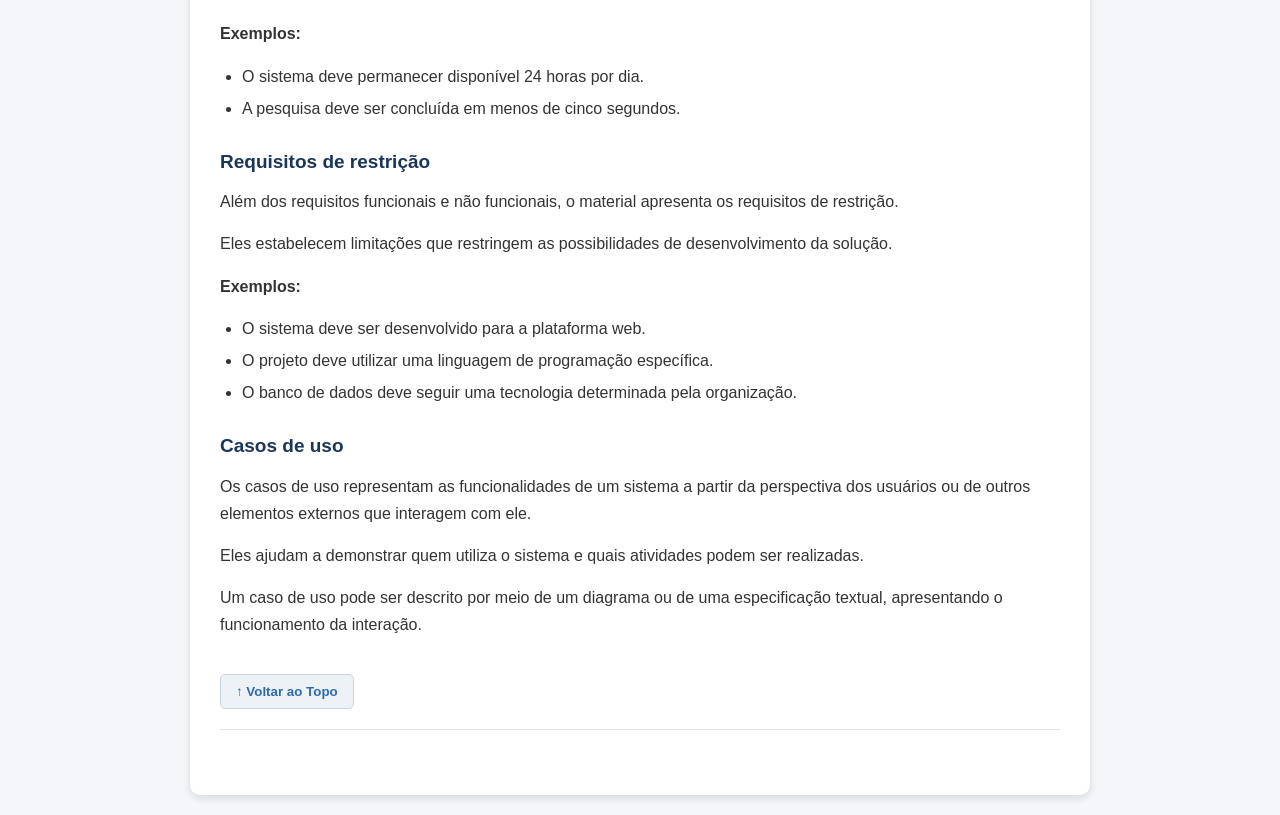
<file: disciplinas/engenharia/Engenharia_de_software/paginas/requisitos.html>
<!DOCTYPE html>
<html lang="pt-BR">

<head>
    <meta charset="UTF-8">
    <meta name="viewport" content="width=device-width, initial-scale=1.0">

    <title>Engenharia de Requisitos | Engenharia de Software</title>

    <link rel="stylesheet" href="../css/engenharia.css">
</head>

<body>

    <main class="pagina">

        <a href="../disciplina-2.html" class="voltar">
            ← Voltar à Engenharia de Software
        </a>

        <header class="cabecalho">

            <h1>Engenharia de Software</h1>

            <p>Disciplina 2 — Base de Conhecimento Acadêmica</p>

        </header>

        <nav class="menu-principal">

            <a href="../disciplina-2.html" class="botao-menu">
                Introdução
            </a>

            <button
                type="button"
                class="botao-menu ativo"
                id="botao-conteudos"
                aria-expanded="false"
                aria-controls="lista-conteudos">

                Conteúdos ▼

            </button>

            <a href="quiz.html" class="botao-menu">
                Quiz
            </a>

        </nav>

        <section
            class="lista-conteudos"
            id="lista-conteudos"
            hidden>

            <h2>Conteúdos disponíveis</h2>

            <a href="ciclo-de-vida.html">
                Ciclo de Vida e Processos
            </a>

            <a href="requisitos.html">
                Engenharia de Requisitos
            </a>

            <a href="modelagem-uml.html">
                Modelagem e UML
            </a>

            <a href="metodologias.html">
                Metodologias de Desenvolvimento
            </a>

        </section>

        <section class="conteudo-principal">

            <h2>2. Engenharia de Requisitos</h2>

            <h3>Elicitação e análise de requisitos</h3>

            <p>
                A Engenharia de Requisitos é uma área da Engenharia de
                Software responsável por compreender, identificar,
                documentar e gerenciar as necessidades relacionadas
                a um sistema.
                <br>
                 Um requisito representa uma condição ou capacidade
                necessária para que um usuário alcance determinado
                objetivo ou para que um sistema atenda a uma necessidade,
                contrato ou especificação.
            </p>

            <p>
                A elicitação e a análise são atividades iniciais desse processo.
            </p>

            <p>
                <strong>Elicitação</strong> é a atividade de descobrir e
                levantar as necessidades dos clientes, usuários e demais
                envolvidos no projeto.
            </p>

            <p>
                <strong>Análise</strong> consiste em examinar os requisitos
                identificados, classificá-los, organizá-los, definir
                prioridades e negociar possíveis conflitos.
            </p>

            <h3>Técnicas utilizadas</h3>

            <p>Algumas técnicas utilizadas são:</p>

            <ul>
                <li>Entrevistas com clientes e usuários.</li>
                <li>Análise de documentos existentes.</li>
                <li>Observação das atividades realizadas pelos usuários.</li>
                <li>Criação de protótipos.</li>
                <li>Elaboração de cenários.</li>
            </ul>

            <p>
                Durante esse processo, podem surgir dificuldades, como
                necessidades pouco claras, opiniões diferentes entre os
                envolvidos, mudanças no ambiente de negócio e solicitações
                difíceis de implementar.
            </p>

            <p>
                Por isso, é importante conversar com diferentes participantes
                do projeto e compreender o contexto em que o sistema será utilizado.
            </p>

            <h3>Requisitos funcionais</h3>

            <p>
                Os requisitos funcionais descrevem as funções e funcionalidades
                que o sistema deve oferecer.
            </p>

            <p>
                Eles indicam o que o software precisa fazer para atender
                às necessidades dos usuários.
            </p>

            <p><strong>Exemplos:</strong></p>

            <ul>
                <li>O sistema deve permitir o cadastro de usuários.</li>
                <li>O sistema deve disponibilizar uma ferramenta de pesquisa.</li>
                <li>O sistema deve permitir o registro de informações.</li>
            </ul>

            <h3>Requisitos não funcionais</h3>

            <p>
                Os requisitos não funcionais, também chamados de requisitos
                de qualidade no material estudado, descrevem características
                relacionadas à qualidade e ao funcionamento do sistema.
            </p>

            <p>
                Eles complementam os requisitos funcionais, estabelecendo
                condições que o software deve atender.
            </p>

            <p><strong>Exemplos:</strong></p>

            <ul>
                <li>O sistema deve permanecer disponível 24 horas por dia.</li>
                <li>A pesquisa deve ser concluída em menos de cinco segundos.</li>
            </ul>

            <h3>Requisitos de restrição</h3>

            <p>
                Além dos requisitos funcionais e não funcionais, o material
                apresenta os requisitos de restrição.
            </p>

            <p>
                Eles estabelecem limitações que restringem as possibilidades
                de desenvolvimento da solução.
            </p>

            <p><strong>Exemplos:</strong></p>

            <ul>
                <li>O sistema deve ser desenvolvido para a plataforma web.</li>
                <li>O projeto deve utilizar uma linguagem de programação específica.</li>
                <li>O banco de dados deve seguir uma tecnologia determinada pela organização.</li>
            </ul>

            <h3>Casos de uso</h3>

            <p>
                Os casos de uso representam as funcionalidades de um sistema
                a partir da perspectiva dos usuários ou de outros elementos
                externos que interagem com ele.
            </p>

            <p>
                Eles ajudam a demonstrar quem utiliza o sistema e quais
                atividades podem ser realizadas.
            </p>

            <p>
                Um caso de uso pode ser descrito por meio de um diagrama
                ou de uma especificação textual, apresentando o funcionamento
                da interação.
            </p>

            <button
                type="button"
                class="voltar-topo"
                onclick="window.scrollTo({ top: 0, behavior: 'smooth' })">

                ↑ Voltar ao Topo

            </button>

            <hr>

        </section>

    </main>

    <script src="../js/engenharia.js"></script>

</body>

</html>
</file>
<file: css/estilos.css>
/* Configurações Gerais e Tipografia baseadas no projeto original */
* {
  box-sizing: border-box;
  margin: 0;
  padding: 0;
}

body {
  font-family: 'Segoe UI', Tahoma, Geneva, Verdana, sans-serif;
  background-color: #f4f6f9;
  color: #333;
  line-height: 1.6;
  padding: 20px;
}

.container-principal {
  max-width: 1100px;
  margin: 0 auto;
}

/* Cabeçalhos */
header, .cabecalho-principal, .cabecalho-disciplina {
  text-align: center;
  margin-bottom: 25px;
  background-color: #1a365d;
  color: white;
  padding: 24px 20px;
  border-radius: 8px;
}

.cabecalho-disciplina {
  margin-top: 15px;
}

/* Sistema de Abas e Filtros (unificado da disciplina-9.html) */
.menu-abas {
  display: flex;
  gap: 10px;
  flex-wrap: wrap;
  margin: 20px 0 25px;
  background: #edf2f7;
  padding: 12px;
  border-radius: 8px;
}

.menu-abas.centralizado {
  justify-content: center;
}

.botao-aba {
  padding: 10px 16px;
  background: white;
  border: 1px solid #cbd5e0;
  border-radius: 6px;
  cursor: pointer;
  font-weight: bold;
  color: #2b6cb0;
  transition: all 0.2s;
}

.botao-aba:hover {
  background-color: #e2e8f0;
}

.botao-aba.ativo {
  background: #2b6cb0;
  color: white;
  border-color: #2b6cb0;
}

/* Layout em CSS Grid para a Página Inicial (3 Colunas) */
#grade {
  display: grid;
  grid-template-columns: repeat(3, 1fr);
  gap: 20px;
  margin-bottom: 40px;
}

/* Estilo dos Cartões das Disciplinas */
.cartao {
  background: white;
  border-radius: 8px;
  padding: 25px;
  box-shadow: 0 4px 6px rgba(0, 0, 0, 0.1);
  text-align: center;
  display: flex;
  flex-direction: column;
  justify-content: space-between;
  transition: transform 0.2s, box-shadow 0.2s;
  border-top: 4px solid #2b6cb0;
}

.cartao:hover {
  transform: translateY(-5px);
  box-shadow: 0 6px 12px rgba(0, 0, 0, 0.15);
}

/* Variação visual para cartões com Espaço Reservado */
.cartao.cartao-reservado {
  border-top-color: #a0aec0;
  background-color: #fcfdfe;
}

.cartao-topo {
  margin-bottom: 12px;
}

.badge {
  display: inline-block;
  font-size: 0.78rem;
  font-weight: bold;
  padding: 4px 10px;
  border-radius: 20px;
  text-transform: uppercase;
}

.badge-ativo {
  background-color: #ebf8ff;
  color: #2b6cb0;
  border: 1px solid #bee3f8;
}

.badge-reservado {
  background-color: #edf2f7;
  color: #4a5568;
  border: 1px solid #cbd5e0;
}

.cartao h3 {
  margin-bottom: 8px;
  color: #2b6cb0;
}

.cartao-equipe {
  font-size: 0.9rem;
  color: #64748b;
  margin-bottom: 20px;
}

/* Botões dos Cartões */
.btn-primario {
  display: inline-block;
  width: 100%;
  padding: 10px 18px;
  background-color: #2b6cb0;
  color: white;
  text-decoration: none;
  border-radius: 5px;
  font-weight: bold;
  transition: background-color 0.2s;
}

.btn-primario:hover {
  background-color: #2c5282;
}

.btn-desabilitado {
  display: inline-block;
  width: 100%;
  padding: 10px 18px;
  background-color: #edf2f7;
  color: #718096;
  border-radius: 5px;
  font-weight: 600;
  font-size: 0.9rem;
  border: 1px dashed #cbd5e0;
  cursor: not-allowed;
}

/* Secção de Código e Instruções para os Alunos */
.painel-instrucoes {
  background: white;
  padding: 30px;
  border-radius: 8px;
  box-shadow: 0 4px 6px rgba(0, 0, 0, 0.1);
  border-left: 5px solid #1a365d;
  margin-bottom: 30px;
}

.painel-cabecalho {
  display: flex;
  justify-content: space-between;
  align-items: center;
  flex-wrap: wrap;
  gap: 15px;
  margin-bottom: 15px;
}

.painel-cabecalho h2 {
  color: #1a365d;
  font-size: 1.35rem;
}

.btn-secundario {
  display: inline-block;
  padding: 8px 16px;
  background-color: #1a365d;
  color: white;
  text-decoration: none;
  border-radius: 5px;
  font-weight: bold;
  font-size: 0.9rem;
}

.btn-secundario:hover {
  background-color: #2b6cb0;
}

.bloco-codigo-wrapper {
  margin-top: 15px;
  background: #1a202c;
  color: #e2e8f0;
  padding: 18px;
  border-radius: 6px;
  display: flex;
  justify-content: space-between;
  align-items: flex-start;
  gap: 15px;
  overflow-x: auto;
}

.bloco-codigo-wrapper pre {
  font-family: Consolas, Monaco, 'Andale Mono', monospace;
  font-size: 0.9rem;
}

/* Estilos para Páginas Internas das Disciplinas */
.conteudo {
  max-width: 900px;
  margin: 0 auto;
  background: white;
  padding: 30px;
  border-radius: 8px;
  box-shadow: 0 4px 6px rgba(0, 0, 0, 0.1);
}

.link-voltar {
  text-decoration: none;
  font-weight: bold;
  color: #2b6cb0;
}

.link-voltar:hover {
  text-decoration: underline;
}

.secao-aba {
  display: none;
  margin-bottom: 35px;
  padding-bottom: 20px;
  border-bottom: 1px solid #e2e8f0;
}

.secao-aba.ativa {
  display: block;
}

.secao-aba h2 {
  color: #1a365d;
  margin-bottom: 15px;
}

.secao-aba h3 {
  margin-top: 20px;
  margin-bottom: 10px;
  color: #1a365d;
}

.secao-aba h4 {
  margin-top: 15px;
  margin-bottom: 8px;
  color: #2b6cb0;
}

.secao-aba p {
  margin-bottom: 12px;
}

.lista-padrao {
  margin-left: 20px;
  margin-top: 10px;
  margin-bottom: 15px;
}

.caixa-destaque {
  background: #f8fafc;
  padding: 15px;
  border-left: 4px solid #2b6cb0;
  border-radius: 4px;
  margin: 20px 0;
}

.caixa-bloco {
  background: #f8fafc;
  padding: 15px;
  border-radius: 6px;
  margin-bottom: 20px;
}

.btn-topo {
  display: inline-block;
  margin-top: 25px;
  padding: 8px 16px;
  background-color: #edf2f7;
  color: #2b6cb0;
  text-decoration: none;
  font-weight: bold;
  border-radius: 5px;
  border: 1px solid #cbd5e0;
  cursor: pointer;
}

.btn-topo:hover {
  background-color: #cbd5e0;
}

.rodape {
  text-align: center;
  color: #64748b;
  font-size: 0.9rem;
  margin-top: 20px;
}

/* Responsividade para Tablets e Telemóveis */
@media (max-width: 900px) {
  #grade {
    grid-template-columns: repeat(2, 1fr);
  }
}

@media (max-width: 600px) {
  #grade {
    grid-template-columns: 1fr;
  }
  .bloco-codigo-wrapper {
    flex-direction: column;
  }
}
</file>
<file: disciplinas/banco_de_dados/style.css>
/* Configurações Gerais e Tipografia baseadas no projeto original */
* {
  box-sizing: border-box;
  margin: 0;
  padding: 0;
}

body {
  font-family: 'Segoe UI', Tahoma, Geneva, Verdana, sans-serif;
  background-color: #f4f6f9;
  color: #333;
  line-height: 1.6;
  padding: 20px;
}

.container-principal {
  max-width: 1100px;
  margin: 0 auto;
}

/* Cabeçalhos */
header, .cabecalho-principal, .cabecalho-disciplina {
  text-align: center;
  margin-bottom: 25px;
  background-color: #1a365d;
  color: white;
  padding: 40px 20px;
  border-radius:15px;
}

.cabecalho-disciplina {
  margin-top: 15px;
}

/* Fundo branco exclusivo para a logo */
.logo-container {
    background-color: white;

    padding: 13px 25px;

    width: fit-content;

    border-radius: 15px;

    display: flex;
    align-items: center;
    justify-content: center;
}

/* Configuração da imagem */
.logo-isulpar {
    height: 75px;
    width: auto;
    object-fit: contain;
}

/* Sistema de Abas e Filtros (unificado da disciplina-9.html) */
.menu-abas {
  display: flex;
  gap: 10px;
  flex-wrap: wrap;
  margin: 20px 0 25px;
  background: #edf2f7;
  padding: 12px;
  border-radius: 8px;
}

.menu-abas.centralizado {
  justify-content: center;
}

.botao-aba {
  padding: 10px 16px;
  background: white;
  border: 1px solid #cbd5e0;
  border-radius: 6px;
  cursor: pointer;
  font-weight: bold;
  color: #2b6cb0;
  transition: all 0.2s;
}

.botao-aba:hover {
  background-color: #e2e8f0;
}

.botao-aba.ativo {
  background: #2b6cb0;
  color: white;
  border-color: #2b6cb0;
}

/* Layout em CSS Grid para a Página Inicial (3 Colunas) */
#grade {
  display: grid;
  grid-template-columns: repeat(3, 1fr);
  gap: 20px;
  margin-bottom: 40px;
}

/* Estilo dos Cartões das Disciplinas */
.cartao {
  background: white;
  border-radius: 8px;
  padding: 25px;
  box-shadow: 0 4px 6px rgba(0, 0, 0, 0.1);
  text-align: center;
  display: flex;
  flex-direction: column;
  justify-content: space-between;
  transition: transform 0.2s, box-shadow 0.2s;
  border-top: 4px solid #2b6cb0;
}

.cartao:hover {
  transform: translateY(-5px);
  box-shadow: 0 6px 12px rgba(0, 0, 0, 0.15);
}

/* Variação visual para cartões com Espaço Reservado */
.cartao.cartao-reservado {
  border-top-color: #a0aec0;
  background-color: #fcfdfe;
}

.cartao-topo {
  margin-bottom: 12px;
}

.badge {
  display: inline-block;
  font-size: 0.78rem;
  font-weight: bold;
  padding: 4px 10px;
  border-radius: 20px;
  text-transform: uppercase;
}

.badge-ativo {
  background-color: #ebf8ff;
  color: #2b6cb0;
  border: 1px solid #bee3f8;
}

.badge-reservado {
  background-color: #edf2f7;
  color: #4a5568;
  border: 1px solid #cbd5e0;
}

.cartao h3 {
  margin-bottom: 8px;
  color: #2b6cb0;
}

.cartao-equipe {
  font-size: 0.9rem;
  color: #64748b;
  margin-bottom: 20px;
}

/* Botões dos Cartões */
.btn-primario {
  display: inline-block;
  width: 100%;
  padding: 10px 18px;
  background-color: #2b6cb0;
  color: white;
  text-decoration: none;
  border-radius: 5px;
  font-weight: bold;
  transition: background-color 0.2s;
}

.btn-primario:hover {
  background-color: #2c5282;
}

.btn-desabilitado {
  display: inline-block;
  width: 100%;
  padding: 10px 18px;
  background-color: #edf2f7;
  color: #718096;
  border-radius: 5px;
  font-weight: 600;
  font-size: 0.9rem;
  border: 1px dashed #cbd5e0;
  cursor: not-allowed;
}

/* Secção de Código e Instruções para os Alunos */
.painel-instrucoes {
  background: white;
  padding: 30px;
  border-radius: 8px;
  box-shadow: 0 4px 6px rgba(0, 0, 0, 0.1);
  border-left: 5px solid #1a365d;
  margin-bottom: 30px;
}

.painel-cabecalho {
  display: flex;
  justify-content: space-between;
  align-items: center;
  flex-wrap: wrap;
  gap: 15px;
  margin-bottom: 15px;
}

.painel-cabecalho h2 {
  color: #1a365d;
  font-size: 1.35rem;
}

.btn-secundario {
  display: inline-block;
  padding: 8px 16px;
  background-color: #1a365d;
  color: white;
  text-decoration: none;
  border-radius: 5px;
  font-weight: bold;
  font-size: 0.9rem;
}

.btn-secundario:hover {
  background-color: #2b6cb0;
}

.bloco-codigo-wrapper {
  margin-top: 15px;
  background: #1a202c;
  color: #e2e8f0;
  padding: 18px;
  border-radius: 6px;
  display: flex;
  justify-content: space-between;
  align-items: flex-start;
  gap: 15px;
  overflow-x: auto;
}

.bloco-codigo-wrapper pre {
  font-family: Consolas, Monaco, 'Andale Mono', monospace;
  font-size: 0.9rem;
}

/* Estilos para Páginas Internas das Disciplinas */
.conteudo {
  max-width: 900px;
  margin: 0 auto;
  background: white;
  padding: 30px;
  border-radius: 8px;
  box-shadow: 0 4px 6px rgba(0, 0, 0, 0.1);
}

.link-voltar {
  text-decoration: none;
  font-weight: bold;
  color: #2b6cb0;
}

.link-voltar:hover {
  text-decoration: underline;
}

.secao-aba {
  display: none;
  margin-bottom: 35px;
  padding-bottom: 20px;
  border-bottom: 1px solid #e2e8f0;
}

.secao-aba.ativa {
  display: block;
}

.secao-aba h2 {
  color: #1a365d;
  margin-bottom: 15px;
}

.secao-aba h3 {
  margin-top: 20px;
  margin-bottom: 10px;
  color: #1a365d;
}

.secao-aba h4 {
  margin-top: 15px;
  margin-bottom: 8px;
  color: #2b6cb0;
}

.secao-aba p {
  margin-bottom: 12px;
}

.lista-padrao {
  margin-left: 20px;
  margin-top: 10px;
  margin-bottom: 15px;
}

.caixa-destaque {
  background: #f8fafc;
  padding: 15px;
  border-left: 4px solid #2b6cb0;
  border-radius: 4px;
  margin: 20px 0;
}

.caixa-bloco {
  background: #f8fafc;
  padding: 15px;
  border-radius: 6px;
  margin-bottom: 20px;
}

.btn-topo {
  display: inline-block;
  margin-top: 25px;
  padding: 8px 16px;
  background-color: #edf2f7;
  color: #2b6cb0;
  text-decoration: none;
  font-weight: bold;
  border-radius: 5px;
  border: 1px solid #cbd5e0;
  cursor: pointer;
}

.btn-topo:hover {
  background-color: #cbd5e0;
}

.rodape {
  text-align: end;
  color: #64748b;
  font-size: 0.9rem;
  margin-top: 20px;
}

/* Responsividade para Tablets e Telemóveis */
@media (max-width: 900px) {
  #grade {
    grid-template-columns: repeat(2, 1fr);
  }
}

@media (max-width: 600px) {
  #grade {
    grid-template-columns: 1fr;
  }
  .bloco-codigo-wrapper {
    flex-direction: column;
  }
}
</file>
<file: disciplinas/redes-1/administracao_redes_1_site/redes1/style.css>
:root{--navy:#10283f;--blue:#0758a9;--light:#f3f6f9;--border:#d6e0ea;--muted:#52647e;--yellow:#ffc400}*{box-sizing:border-box}html{scroll-behavior:smooth}body{margin:0;background:var(--light);font:16px/1.65 Arial,Helvetica,sans-serif;color:#10243a}.container{max-width:1100px;margin:auto;padding:10px 22px 40px}.back{display:inline-block;padding:10px 16px;margin:0 0 14px;border:1px solid var(--blue);border-radius:9px;color:var(--blue);text-decoration:none;font-weight:700;background:white}.hero{background:linear-gradient(120deg,#0d2239,#193e5c);border-radius:18px;border-bottom:5px solid var(--yellow);color:white;min-height:340px;padding:38px 40px;display:flex;align-items:center;justify-content:space-between;gap:24px}.hero>div:first-child{max-width:680px}.brand{display:inline-block;background:white;color:#1c344b;border-radius:9px;padding:12px 18px;font-weight:bold;font-size:13px}.eyebrow,.kicker,.section-title span{font-size:12px;letter-spacing:1px;font-weight:800}.yellow{color:var(--yellow)}h1{font-size:clamp(29px,4vw,43px);line-height:1.15;margin:12px 0}h2{font-size:28px;line-height:1.25;margin:10px 0}h3{font-size:20px;line-height:1.3;margin:10px 0}p{margin:10px 0 20px}.hero-icon{font-size:65px;border:1px solid #8b9caf;background:#ffffff13;border-radius:9px;padding:22px 32px;text-align:center}.hero-icon small{display:block;font-size:10px;letter-spacing:2px;border-top:2px solid var(--yellow);margin-top:10px;padding-top:10px}.primary{display:inline-block;background:var(--blue);border:0;border-radius:7px;color:white;padding:12px 18px;font:700 15px Arial;text-align:center;text-decoration:none;cursor:pointer}.primary:hover{background:#06437e}section{margin-top:60px;scroll-margin-top:25px}.section-title{text-align:center;margin-bottom:25px}.section-title span,.kicker{color:#0054a4}.section-title p,.card p{color:var(--muted)}.grid{display:grid;gap:18px}.three{grid-template-columns:repeat(3,1fr)}.card{display:flex;flex-direction:column;background:white;border:1px solid var(--border);border-top:4px solid #d5dfe8;border-radius:17px;padding:24px;box-shadow:0 10px 20px #152f4610;min-height:310px}.card .primary{margin-top:auto}.emoji{display:inline-flex;width:48px;height:48px;align-items:center;justify-content:center;background:#eaf3ff;border-radius:7px;font-size:24px;margin-bottom:10px}.card p{font-size:15px}.study{background:white;border:1px solid var(--border);border-left:5px solid var(--navy);border-radius:15px;padding:30px;box-shadow:0 5px 10px #152f4610}.study p:last-child{margin-bottom:0}.study ul,.extra ul{padding-left:20px}.study li,.extra li{margin:8px 0}.practice{background:white;border:1px solid var(--border);border-radius:15px;padding:28px;max-width:680px;margin:auto}.choice{display:block;padding:12px;margin:10px 0;border:1px solid var(--border);border-radius:8px;cursor:pointer}.choice:has(input:checked){border-color:var(--blue);background:#f0f7ff}.choice input{margin-right:8px}.feedback{font-weight:bold;margin-bottom:0}.extra{min-height:300px}.extra ul{border-top:1px solid var(--border);padding-top:15px;margin-top:auto;color:var(--muted);font-size:14px}.material{background:white;border:1px solid var(--border);border-radius:15px;padding:24px}.tabs{display:flex;gap:10px;flex-wrap:wrap;border:1px solid var(--border);border-radius:15px;padding:13px;margin-bottom:25px}.tab{border:1px solid var(--border);background:white;border-radius:28px;padding:10px 17px;font-weight:bold;color:var(--navy);cursor:pointer;font-size:15px}.tab.active{background:var(--navy);color:white;box-shadow:0 3px 0 var(--yellow)}.tab-content h2{margin:8px 0 18px}.panel{background:#f6f8fb;border:1px solid var(--border);border-left:4px solid var(--yellow);border-radius:12px;padding:22px;margin:18px 0}.panel h3{margin-top:0}.panel p:last-child{margin-bottom:0}.panel a{color:var(--blue)}footer{text-align:center;color:var(--muted);padding-top:45px;font-size:13px}@media(max-width:750px){.three{grid-template-columns:1fr}.hero{padding:25px;min-height:auto}.hero-icon{display:none}.container{padding:10px 14px 30px}.card{min-height:260px}.material{padding:15px}.tab{padding:9px 12px}.tabs{gap:7px}}
</file>
<file: disciplinas/redes-2/redes.css>
/* Identidade visual alinhada ao Portal Acadêmico ISULPAR */
:root {
    --azul-escuro: #1a365d;
    --azul: #2b6cb0;
    --azul-hover: #2c5282;
    --azul-claro: #ebf8ff;
    --fundo: #f4f6f9;
    --texto: #333333;
    --texto-suave: #64748b;
    --borda: #cbd5e0;
    --painel: #ffffff;
    --cinza-claro: #edf2f7;
}

* {
    margin: 0;
    padding: 0;
    box-sizing: border-box;
}

html { scroll-behavior: smooth; }

body {
    background: var(--fundo);
    color: var(--texto);
    font-family: 'Segoe UI', Tahoma, Geneva, Verdana, sans-serif;
    line-height: 1.6;
    padding: 20px;
}

.redes-page {
    max-width: 1100px;
    min-height: 100vh;
    margin: 0 auto;
}

/* Cabeçalho institucional */
.hero {
    min-height: 285px;
    display: flex;
    align-items: center;
    justify-content: space-between;
    gap: 30px;
    padding: 38px 42px;
    margin-bottom: 25px;
    color: #ffffff;
    background: var(--azul-escuro);
    border-radius: 8px;
}

.hero-content { max-width: 700px; }

.tag,
.section-title > span,
.small-label {
    display: inline-block;
    color: #bee3f8;
    font-size: 0.76rem;
    font-weight: 700;
    letter-spacing: 1.5px;
}

.hero h1 {
    margin: 12px 0;
    font-size: clamp(2rem, 4vw, 2.8rem);
    line-height: 1.2;
}

.hero p {
    max-width: 600px;
    margin-bottom: 24px;
    color: #e2e8f0;
    font-size: 1rem;
}

.btn-primary,
.simulator button,
.quiz-box button {
    display: inline-block;
    padding: 10px 18px;
    color: #ffffff;
    background: var(--azul);
    border: 1px solid var(--azul);
    border-radius: 5px;
    text-decoration: none;
    font: inherit;
    font-weight: 700;
    cursor: pointer;
    transition: background-color .2s, transform .2s;
}

.btn-primary:hover,
.simulator button:hover,
.quiz-box button:not(:disabled):hover {
    background: var(--azul-hover);
    border-color: var(--azul-hover);
}

.hero-visual {
    flex: 0 0 190px;
    width: 190px;
    height: 190px;
    display: flex;
    flex-direction: column;
    align-items: center;
    justify-content: center;
    border: 1px solid rgba(255,255,255,.35);
    border-radius: 8px;
    background: rgba(255,255,255,.07);
}

.network-icon { font-size: 62px; }
.network-line { width: 75px; height: 2px; margin: 10px; background: #90cdf4; }
.network-label { color: #e2e8f0; font-size: .68rem; letter-spacing: 2px; }

/* Seções */
.container {
    width: 100%;
    margin: 0 auto;
    padding: 30px 0;
}

.section-title {
    margin-bottom: 22px;
    text-align: center;
}

.section-title > span {
    color: var(--azul);
    letter-spacing: 1.2px;
}

.section-title h2 {
    margin: 5px 0;
    color: var(--azul-escuro);
    font-size: 1.75rem;
}

.section-title p { color: var(--texto-suave); }

/* Cartões */
.cards {
    display: grid;
    grid-template-columns: repeat(3, minmax(0, 1fr));
    gap: 20px;
}

.card {
    display: flex;
    flex-direction: column;
    align-items: flex-start;
    padding: 24px;
    background: var(--painel);
    border: 1px solid #e2e8f0;
    border-top: 4px solid var(--azul);
    border-radius: 8px;
    box-shadow: 0 4px 6px rgba(0,0,0,.08);
    transition: transform .2s, box-shadow .2s;
}

.card:hover {
    transform: translateY(-4px);
    box-shadow: 0 6px 12px rgba(0,0,0,.13);
}

.card-icon {
    width: 48px;
    height: 48px;
    display: flex;
    align-items: center;
    justify-content: center;
    margin-bottom: 14px;
    background: var(--azul-claro);
    border-radius: 6px;
    font-size: 25px;
}

.card-number {
    color: var(--azul);
    font-size: .7rem;
    font-weight: 700;
    letter-spacing: .8px;
}

.card h3 { margin: 8px 0; color: var(--azul-escuro); font-size: 1.2rem; }
.card p { flex: 1; min-height: 85px; margin-bottom: 15px; color: var(--texto-suave); font-size: .92rem; }
.card button {
    width: 100%;
    padding: 10px 14px;
    color: #ffffff;
    background: var(--azul);
    border: 0;
    border-radius: 5px;
    font: inherit;
    font-weight: 700;
    cursor: pointer;
}
.card button:hover { background: var(--azul-hover); }

/* Painéis internos */
.lesson-box,
.simulator,
.quiz-box {
    background: var(--painel);
    border: 1px solid #e2e8f0;
    border-radius: 8px;
    box-shadow: 0 4px 6px rgba(0,0,0,.08);
}

.lesson-box {
    min-height: 180px;
    padding: 28px;
    border-left: 5px solid var(--azul-escuro);
    color: var(--texto);
    line-height: 1.8;
}

.lesson-box h3 { margin-bottom: 14px; color: var(--azul-escuro); font-size: 1.35rem; }
.lesson-box p { margin-bottom: 10px; }
.lesson-placeholder { margin-bottom: 8px; font-size: 32px; }

.simulator,
.quiz-box {
    max-width: 680px;
    margin: 0 auto;
    padding: 28px;
}

.simulator-heading {
    display: flex;
    align-items: center;
    justify-content: space-between;
    gap: 15px;
    margin-bottom: 22px;
}

.small-label { color: var(--azul); font-size: .7rem; }
.simulator-heading h3 { margin-top: 4px; color: var(--azul-escuro); font-size: 1.3rem; }
.simulator-icon { padding: 9px 14px; color: var(--azul); background: var(--cinza-claro); border-radius: 6px; font-size: 23px; }

.input-group { margin-bottom: 17px; }
.input-group label { display: block; margin-bottom: 6px; color: #2d3748; font-weight: 700; }
.input-group input {
    width: 100%;
    padding: 11px 12px;
    color: var(--texto);
    background: #ffffff;
    border: 1px solid var(--borda);
    border-radius: 5px;
    outline: none;
    font: inherit;
}
.input-group input:focus { border-color: var(--azul); box-shadow: 0 0 0 3px rgba(43,108,176,.12); }
.input-group input::placeholder { color: #a0aec0; }

.result { margin-top: 18px; padding: 14px; border-radius: 5px; line-height: 1.8; }
.result.success { color: #276749; background: #f0fff4; border: 1px solid #9ae6b4; }
.result.error { color: #9b2c2c; background: #fff5f5; border: 1px solid #feb2b2; }

/* Questionário */
.quiz-progress {
    display: flex;
    justify-content: space-between;
    gap: 12px;
    margin-bottom: 20px;
    color: var(--azul);
    font-size: .75rem;
    font-weight: 700;
    letter-spacing: .8px;
}
.quiz-box h3 { margin-bottom: 18px; color: var(--azul-escuro); font-size: 1.2rem; }
.alternatives { display: grid; gap: 10px; }
.alternative {
    padding: 12px 14px;
    color: #2d3748;
    background: #ffffff;
    border: 1px solid var(--borda);
    border-radius: 5px;
    cursor: pointer;
    transition: background .2s, border-color .2s;
}
.alternative:hover { background: var(--cinza-claro); border-color: var(--azul); }
.alternative.correct { color: #276749; background: #f0fff4; border-color: #68d391; }
.alternative.wrong { color: #9b2c2c; background: #fff5f5; border-color: #fc8181; }
#feedback { margin-top: 16px; font-weight: 700; }
.quiz-box button { margin-top: 18px; }
.quiz-box button:disabled { opacity: .5; cursor: not-allowed; }

/* Rodapé */
.footer-section {
    margin-top: 25px;
    padding: 25px 20px;
    color: #ffffff;
    background: var(--azul-escuro);
    border-radius: 8px;
    text-align: center;
}
.footer-section h2 { font-size: 1.15rem; }
.footer-section p { margin-top: 5px; color: #e2e8f0; font-size: .9rem; }

@media (max-width: 850px) {
    .cards { grid-template-columns: repeat(2, minmax(0, 1fr)); }
    .hero-visual { flex-basis: 150px; width: 150px; height: 150px; }
    .network-icon { font-size: 48px; }
}

@media (max-width: 600px) {
    body { padding: 12px; }
    .hero { min-height: auto; padding: 28px 22px; }
    .hero-visual { display: none; }
    .hero h1 { font-size: 2rem; }
    .container { padding: 24px 0; }
    .section-title h2 { font-size: 1.45rem; }
    .cards { grid-template-columns: 1fr; }
    .card p { min-height: auto; }
    .lesson-box, .simulator, .quiz-box { padding: 20px; }
}

/* Conteúdos complementares no lugar do quiz */
.knowledge-section {
    padding-bottom: 80px;
}

.knowledge-cards {
    align-items: stretch;
}

.knowledge-cards .card {
    display: flex;
    flex-direction: column;
    height: 100%;
}

.knowledge-list {
    list-style: none;
    margin: 14px 0 0;
    padding: 14px 0 0;
    border-top: 1px solid rgba(43, 108, 176, 0.16);
}

.knowledge-list li {
    position: relative;
    padding: 6px 0 6px 18px;
    color: #526174;
    font-size: 0.92rem;
    line-height: 1.5;
}

.knowledge-list li::before {
    content: "";
    position: absolute;
    left: 0;
    top: 14px;
    width: 6px;
    height: 6px;
    border-radius: 50%;
    background: #2b6cb0;
}

.knowledge-note {
    margin-top: 28px;
    padding: 22px 26px;
    border-left: 4px solid #2b6cb0;
    border-radius: 10px;
    background: #fff;
    box-shadow: 0 8px 24px rgba(26, 54, 93, 0.07);
    color: #526174;
}

.knowledge-note strong {
    display: block;
    margin-bottom: 6px;
    color: #1a365d;
}

.knowledge-note p {
    margin: 0;
    line-height: 1.7;
}


/* Identificação dos integrantes no rodapé e máscara automática */
.footer-section .authors {
    margin-top: 14px;
    color: #ffffff;
    font-size: 0.88rem;
    font-weight: 600;
    letter-spacing: 0.02em;
}

#mascara[readonly] {
    background: #edf2f7;
    color: #526174;
    cursor: not-allowed;
}
</file>
<file: disciplinas/engenharia/Engenharia_de_software/css/engenharia.css>
/* ==========================================
   CONFIGURAÇÕES GERAIS
========================================== */

* {
    margin: 0;
    padding: 0;
    box-sizing: border-box;
}

body {
    font-family: Arial, sans-serif;
    background-color: #f4f6f9;
    color: #333333;
    line-height: 1.7;
}


/* ==========================================
   CARTÃO PRINCIPAL
========================================== */

.pagina {
    max-width: 900px;
    margin: 20px auto;
    padding: 30px;
    background-color: #ffffff;
    border-radius: 10px;
    box-shadow: 0 3px 8px rgba(0, 0, 0, 0.12);
}


/* ==========================================
   LINK VOLTAR
========================================== */

.voltar {
    display: inline-block;
    color: #2b6cb0;
    font-weight: bold;
    text-decoration: none;
    margin-bottom: 20px;
}

.voltar:hover {
    text-decoration: underline;
}


/* ==========================================
   CABEÇALHO
========================================== */

.cabecalho {
    background-color: #1a365d;
    color: #ffffff;
    text-align: center;
    padding: 28px 20px;
    border-radius: 8px;
    margin-bottom: 24px;
}

.cabecalho h1 {
    font-size: 30px;
    margin-bottom: 4px;
}

.cabecalho p {
    font-size: 16px;
}


/* ==========================================
   MENU PRINCIPAL
========================================== */

.menu-principal {
    display: flex;
    align-items: center;
    gap: 10px;
    flex-wrap: wrap;
    background-color: #edf2f7;
    padding: 12px;
    border-radius: 8px;
    margin-bottom: 28px;
}

.botao-menu {
    display: inline-block;
    background-color: #ffffff;
    color: #2b6cb0;
    border: 1px solid #cbd5e0;
    border-radius: 6px;
    padding: 9px 16px;
    font-family: inherit;
    font-size: 14px;
    font-weight: bold;
    text-decoration: none;
    cursor: pointer;
    transition: 0.3s;
}

.botao-menu:hover {
    background-color: #dce8f5;
}

.botao-menu.ativo {
    background-color: #2b6cb0;
    color: #ffffff;
    border-color: #2b6cb0;
}


/* ==========================================
   LISTA DE CONTEÚDOS
========================================== */

.lista-conteudos {
    background-color: #ffffff;
    border: 1px solid #dce3ec;
    border-radius: 8px;
    padding: 20px;
    margin-bottom: 28px;
}

.lista-conteudos h2 {
    color: #1a365d;
    font-size: 22px;
    margin-bottom: 15px;
}

.lista-conteudos a {
    display: block;
    color: #2b6cb0;
    background-color: #f4f6f9;
    text-decoration: none;
    padding: 12px 15px;
    border-radius: 6px;
    margin-bottom: 9px;
}

.lista-conteudos a:hover {
    background-color: #e2eaf3;
}


/* ==========================================
   CONTEÚDO PRINCIPAL
========================================== */

.conteudo-principal h2 {
    color: #1a365d;
    font-size: 24px;
    margin-bottom: 20px;
}

.conteudo-principal h3 {
    color: #1a365d;
    font-size: 19px;
    margin-top: 24px;
    margin-bottom: 10px;
}

.conteudo-principal p {
    margin-bottom: 15px;
    text-align: left;
}

.conteudo-principal ul {
    padding-left: 22px;
    margin-bottom: 18px;
}

.conteudo-principal li {
    margin-bottom: 5px;
}

.conteudo-principal ol {
    padding-left: 0;
    list-style-position: inside;
}


/* ==========================================
   BOTÃO VOLTAR AO TOPO
========================================== */

.voltar-topo {
    background-color: #edf2f7;
    color: #2b6cb0;
    border: 1px solid #cbd5e0;
    border-radius: 5px;
    padding: 9px 15px;
    font-weight: bold;
    cursor: pointer;
    margin-top: 20px;
}

.voltar-topo:hover {
    background-color: #dce8f5;
}


/* ==========================================
   LINHA DIVISÓRIA
========================================== */

.conteudo-principal hr {
    border: none;
    border-top: 1px solid #dce3ec;
    margin-top: 20px;
    margin-bottom: 35px;
}


/* ==========================================
   IMAGENS DOS DIAGRAMAS
========================================== */

.figura-diagrama {
    margin: 25px auto;
    padding: 15px;
    background-color: #f4f6f9;
    border: 1px solid #dce3ec;
    border-radius: 8px;
    text-align: center;
}

.imagem-diagrama {
    display: block;
    width: 100%;
    max-width: 750px;
    height: auto;
    margin: 0 auto;
    background-color: #ffffff;
}

.figura-diagrama figcaption {
    color: #555555;
    font-size: 14px;
    margin-top: 12px;
}


/* ==========================================
   ESTILIZAÇÃO DO QUIZ
========================================== */

/* Área geral do quiz */

#area-quiz {
    max-width: 800px;
    margin: 35px auto;
    padding: 30px;
    background-color: #ffffff;
    border: 1px solid #dce3ec;
    border-radius: 12px;
    box-shadow: 0 4px 12px rgba(0, 0, 0, 0.08);
}


/* Progresso das questões */

.quiz-progresso {
    margin-bottom: 25px;
    padding-bottom: 12px;
    border-bottom: 2px solid #e5eaf0;
}

.quiz-progresso p {
    color: #52647a;
    font-weight: bold;
    margin: 0;
}


/* Enunciado da pergunta */

.questao-quiz h3 {
    color: #24466b;
    font-size: 21px;
    line-height: 1.5;
    margin-bottom: 25px;
}


/* Organização das alternativas */

.alternativas-quiz {
    display: flex;
    flex-direction: column;
    gap: 12px;
}


/* Cada alternativa */

.alternativa-quiz {
    display: flex;
    align-items: center;
    gap: 12px;
    padding: 16px;
    background-color: #f4f6f9;
    border: 1px solid #dce3ec;
    border-radius: 8px;
    cursor: pointer;
    transition: 0.2s;
    line-height: 1.5;
}

.alternativa-quiz:hover {
    background-color: #eaf1f8;
    border-color: #668bb5;
}

.alternativa-quiz:has(input:checked) {
    background-color: #e4edf8;
    border-color: #315f91;
}

.alternativa-quiz input {
    accent-color: #315f91;
    width: 17px;
    height: 17px;
    flex-shrink: 0;
}


/* Mensagem após responder */

#mensagem-quiz {
    margin-top: 18px;
    font-weight: bold;
    color: #24466b;
    line-height: 1.5;
}


/* Resultado final */

.resultado-quiz {
    text-align: center;
    padding: 25px 10px;
}

.resultado-quiz h3 {
    color: #24466b;
    font-size: 26px;
}

.resultado-quiz h2 {
    color: #315f91;
    font-size: 28px;
    margin: 25px 0;
}

.resultado-quiz p {
    line-height: 1.6;
}


/* Botão de refazer o quiz */

#botao-reiniciar {
    display: block;
    margin: 25px auto 0;
    padding: 12px 25px;
    background-color: #315f91;
    color: #ffffff;
    border: none;
    border-radius: 7px;
    font-size: 16px;
    font-weight: bold;
    cursor: pointer;
    transition: 0.2s;
}

#botao-reiniciar:hover {
    background-color: #24466b;
}


/* ==========================================
   MENU DE NAVEGAÇÃO DO CABEÇALHO
========================================== */

header nav {
    display: flex;
    align-items: center;
    gap: 12px;
    flex-wrap: wrap;
}

header nav a,
header nav button {
    display: inline-block;
    padding: 9px 16px;
    background-color: #315f91;
    color: #ffffff;
    text-decoration: none;
    border: none;
    border-radius: 6px;
    font-family: inherit;
    font-size: 15px;
    font-weight: bold;
    cursor: pointer;
    transition: background-color 0.2s;
}

header nav a:hover,
header nav button:hover {
    background-color: #24466b;
}


/* Lista expansível de conteúdos */

#lista-conteudos {
    flex-basis: 100%;
    display: flex;
    flex-direction: column;
    align-items: flex-start;
    gap: 8px;
    padding: 10px 0;
}

#lista-conteudos[hidden] {
    display: none;
}

#lista-conteudos a {
    background-color: transparent;
    color: #315f91;
    padding: 6px 10px;
}

#lista-conteudos a:hover {
    background-color: #e4edf8;
}


/* ==========================================
   RESPONSIVIDADE
========================================== */

@media (max-width: 650px) {

    .pagina {
        margin: 10px;
        padding: 18px;
    }

    .cabecalho h1 {
        font-size: 24px;
    }

    .menu-principal {
        gap: 8px;
    }

    .botao-menu {
        padding: 9px 12px;
    }

    .conteudo-principal h2 {
        font-size: 21px;
    }

    #area-quiz {
        padding: 20px;
        margin: 25px 10px;
    }

    .questao-quiz h3 {
        font-size: 18px;
    }

    .alternativa-quiz {
        padding: 13px;
    }

    #botao-reiniciar {
        width: 100%;
    }

    header nav {
        gap: 8px;
    }

    header nav a,
    header nav button {
        padding: 9px 12px;
    }

}
</file>
